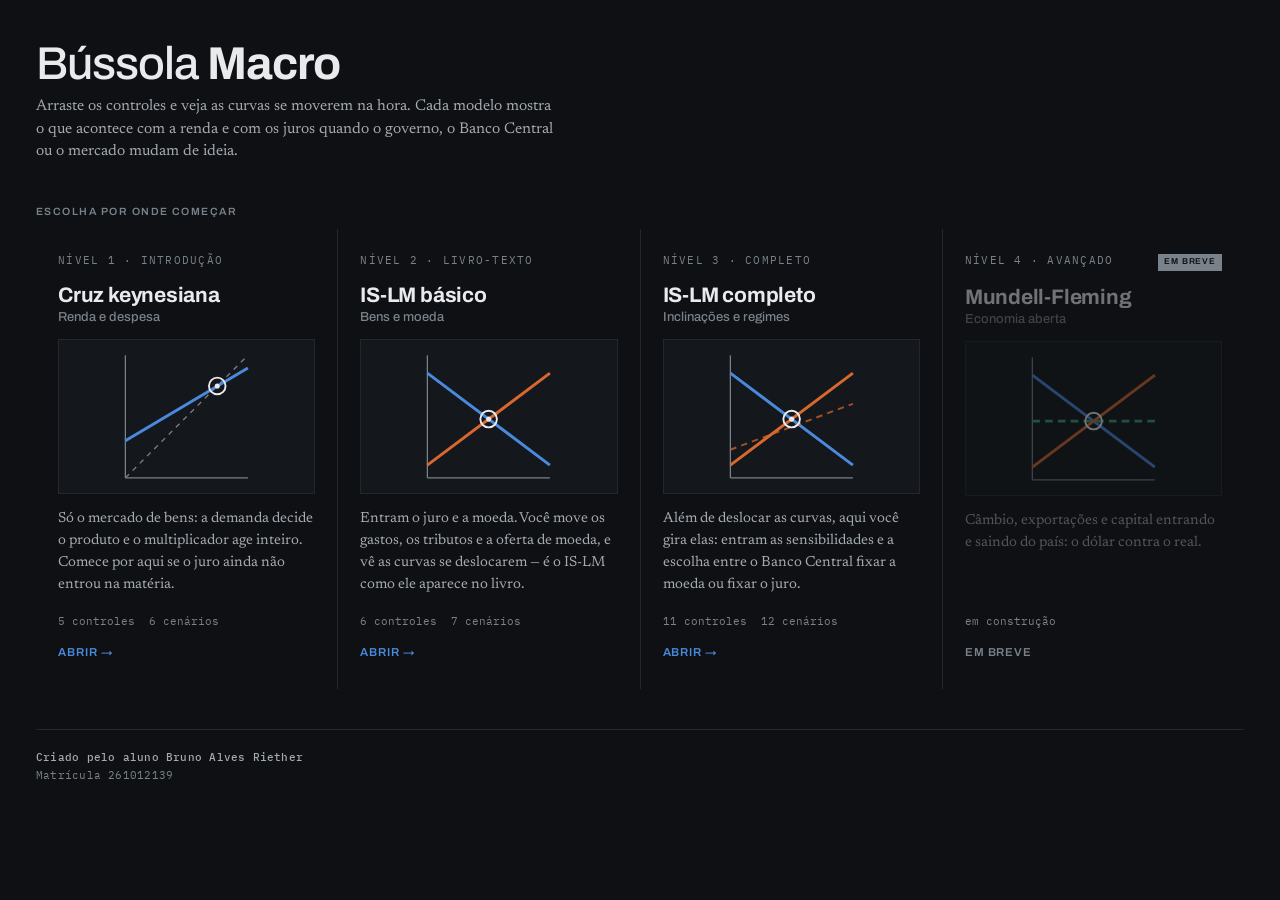
<file: index.html>
<!DOCTYPE html>
<html lang="pt-BR">
<head>
<meta charset="utf-8">
<meta name="viewport" content="width=device-width, initial-scale=1">
<title>Bússola Macro</title>
<meta name="description" content="Simulador de modelos macroeconômicos de curto prazo: cruz keynesiana, IS-LM e economia aberta.">
<link rel="preconnect" href="https://fonts.googleapis.com">
<link rel="preconnect" href="https://fonts.gstatic.com" crossorigin>
<link rel="stylesheet" href="https://fonts.googleapis.com/css2?family=Archivo:wght@500;600;700&family=IBM+Plex+Mono:wght@400;500&family=Newsreader:ital,opsz,wght@0,6..72,400;1,6..72,400&display=swap">
<link rel="stylesheet" href="estilo.css">
<style>
.top { padding-bottom: 14px; }
.top h1 { font-size: clamp(30px, 5.5vw, 46px); }
.lede { margin: 10px 0 0; max-width: 52ch; font-family: var(--serif); font-size: 16px; line-height: 1.45; color: var(--ink-2); }
.pick { margin: 26px 0 10px; font-size: 10.5px; font-weight: 600; letter-spacing: .14em; text-transform: uppercase; color: var(--ink-3); }
</style>
</head>
<body>

<div class="wrap">

  <header class="top">
    <div>
      <h1>Bússola <b>Macro</b></h1>
      <p class="lede">Arraste os controles e veja as curvas se moverem na hora. Cada modelo mostra o que acontece com a renda e com os juros quando o governo, o Banco Central ou o mercado mudam de ideia.</p>
    </div>
  </header>

  <p class="pick">Escolha por onde começar</p>

  <nav class="choose" aria-label="Escolha o modelo">

    <a class="card" href="modelo-simplificado.html">
      <div class="card-top">
        <span class="card-lvl">Nível 1 · Introdução</span>
      </div>
      <h2 class="card-name">Cruz keynesiana<span>Renda e despesa</span></h2>
      <div class="card-art">
        <svg viewBox="0 0 200 120" role="img" aria-label="Diagrama: a reta de demanda agregada cruzando a reta de 45 graus.">
          <line x1="52" y1="12" x2="52" y2="108" stroke="var(--ink-3)" stroke-width="1"></line>
          <line x1="52" y1="108" x2="148" y2="108" stroke="var(--ink-3)" stroke-width="1"></line>
          <line x1="52" y1="108" x2="148" y2="12" stroke="var(--ink-3)" stroke-width="1" stroke-dasharray="4 4"></line>
          <line x1="52" y1="79" x2="148" y2="22" stroke="var(--is)" stroke-width="2.25"></line>
          <circle cx="124" cy="36" r="6.5" fill="none" stroke="var(--ink)" stroke-width="1.5"></circle>
          <circle cx="124" cy="36" r="2" fill="var(--ink)"></circle>
        </svg>
      </div>
      <p class="card-d">Só o mercado de bens: a demanda decide o produto e o multiplicador age inteiro. Comece por aqui se o juro ainda não entrou na matéria.</p>
      <div class="card-meta"><span>5 controles</span><span>6 cenários</span></div>
      <span class="card-go">Abrir →</span>
    </a>

    <a class="card" href="modelo-islm-basico.html">
      <div class="card-top">
        <span class="card-lvl">Nível 2 · Livro-texto</span>
      </div>
      <h2 class="card-name">IS-LM básico<span>Bens e moeda</span></h2>
      <div class="card-art">
        <svg viewBox="0 0 200 120" role="img" aria-label="Diagrama: as curvas IS e LM se cruzando.">
          <line x1="52" y1="12" x2="52" y2="108" stroke="var(--ink-3)" stroke-width="1"></line>
          <line x1="52" y1="108" x2="148" y2="108" stroke="var(--ink-3)" stroke-width="1"></line>
          <line x1="52" y1="26" x2="148" y2="98" stroke="var(--is)" stroke-width="2.25"></line>
          <line x1="52" y1="98" x2="148" y2="26" stroke="var(--lm)" stroke-width="2.25"></line>
          <circle cx="100" cy="62" r="6.5" fill="none" stroke="var(--ink)" stroke-width="1.5"></circle>
          <circle cx="100" cy="62" r="2" fill="var(--ink)"></circle>
        </svg>
      </div>
      <p class="card-d">Entram o juro e a moeda. Você move os gastos, os tributos e a oferta de moeda, e vê as curvas se deslocarem — é o IS-LM como ele aparece no livro.</p>
      <div class="card-meta"><span>6 controles</span><span>7 cenários</span></div>
      <span class="card-go">Abrir →</span>
    </a>

    <a class="card" href="modelo-intermediario.html">
      <div class="card-top">
        <span class="card-lvl">Nível 3 · Completo</span>
      </div>
      <h2 class="card-name">IS-LM completo<span>Inclinações e regimes</span></h2>
      <div class="card-art">
        <svg viewBox="0 0 200 120" role="img" aria-label="Diagrama: IS e LM cruzadas, com uma segunda LM mais deitada indicando que a inclinação também se ajusta.">
          <line x1="52" y1="12" x2="52" y2="108" stroke="var(--ink-3)" stroke-width="1"></line>
          <line x1="52" y1="108" x2="148" y2="108" stroke="var(--ink-3)" stroke-width="1"></line>
          <line x1="52" y1="26" x2="148" y2="98" stroke="var(--is)" stroke-width="2.25"></line>
          <line x1="52" y1="98" x2="148" y2="26" stroke="var(--lm)" stroke-width="2.25"></line>
          <line x1="52" y1="86" x2="148" y2="50" stroke="var(--lm)" stroke-width="1.5" stroke-dasharray="5 4" opacity=".72"></line>
          <circle cx="100" cy="62" r="6.5" fill="none" stroke="var(--ink)" stroke-width="1.5"></circle>
          <circle cx="100" cy="62" r="2" fill="var(--ink)"></circle>
        </svg>
      </div>
      <p class="card-d">Além de deslocar as curvas, aqui você gira elas: entram as sensibilidades e a escolha entre o Banco Central fixar a moeda ou fixar o juro.</p>
      <div class="card-meta"><span>11 controles</span><span>12 cenários</span></div>
      <span class="card-go">Abrir →</span>
    </a>

    <div class="card soon">
      <div class="card-top">
        <span class="card-lvl">Nível 4 · Avançado</span>
        <span class="card-chip">em breve</span>
      </div>
      <h2 class="card-name">Mundell-Fleming<span>Economia aberta</span></h2>
      <div class="card-art">
        <svg viewBox="0 0 200 120" role="img" aria-label="Diagrama: as curvas IS e LM cruzadas por uma terceira curva, a BP.">
          <line x1="52" y1="12" x2="52" y2="108" stroke="var(--ink-3)" stroke-width="1"></line>
          <line x1="52" y1="108" x2="148" y2="108" stroke="var(--ink-3)" stroke-width="1"></line>
          <line x1="52" y1="26" x2="148" y2="98" stroke="var(--is)" stroke-width="2.25"></line>
          <line x1="52" y1="98" x2="148" y2="26" stroke="var(--lm)" stroke-width="2.25"></line>
          <line x1="52" y1="62" x2="148" y2="62" stroke="#3a9e73" stroke-width="2.25" stroke-dasharray="6 4"></line>
          <circle cx="100" cy="62" r="6.5" fill="none" stroke="var(--ink)" stroke-width="1.5"></circle>
        </svg>
      </div>
      <p class="card-d">Câmbio, exportações e capital entrando e saindo do país: o dólar contra o real.</p>
      <div class="card-meta"><span>em construção</span></div>
      <span class="card-go">Em breve</span>
    </div>

  </nav>

  <p class="assin solo"><b>Criado pelo aluno Bruno Alves Riether</b>Matrícula 261012139</p>

</div>

</body>
</html>
</file>
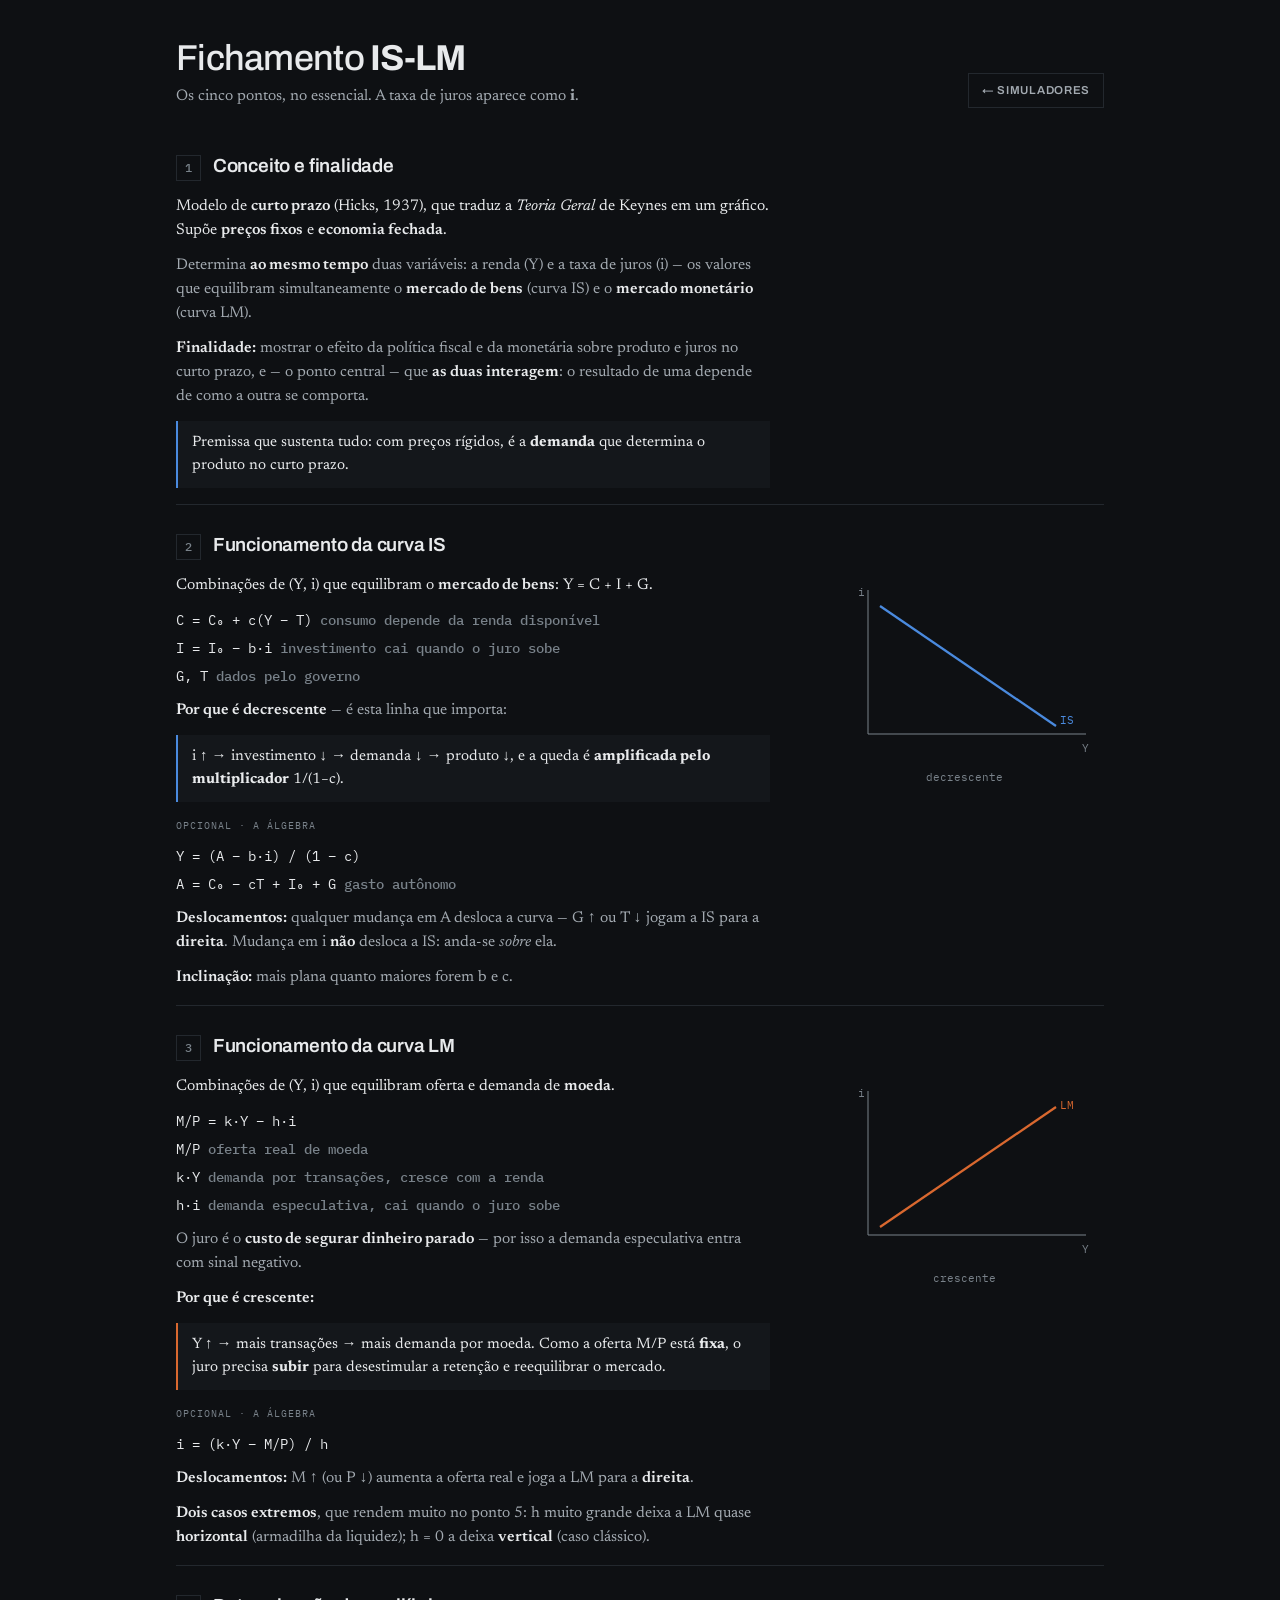
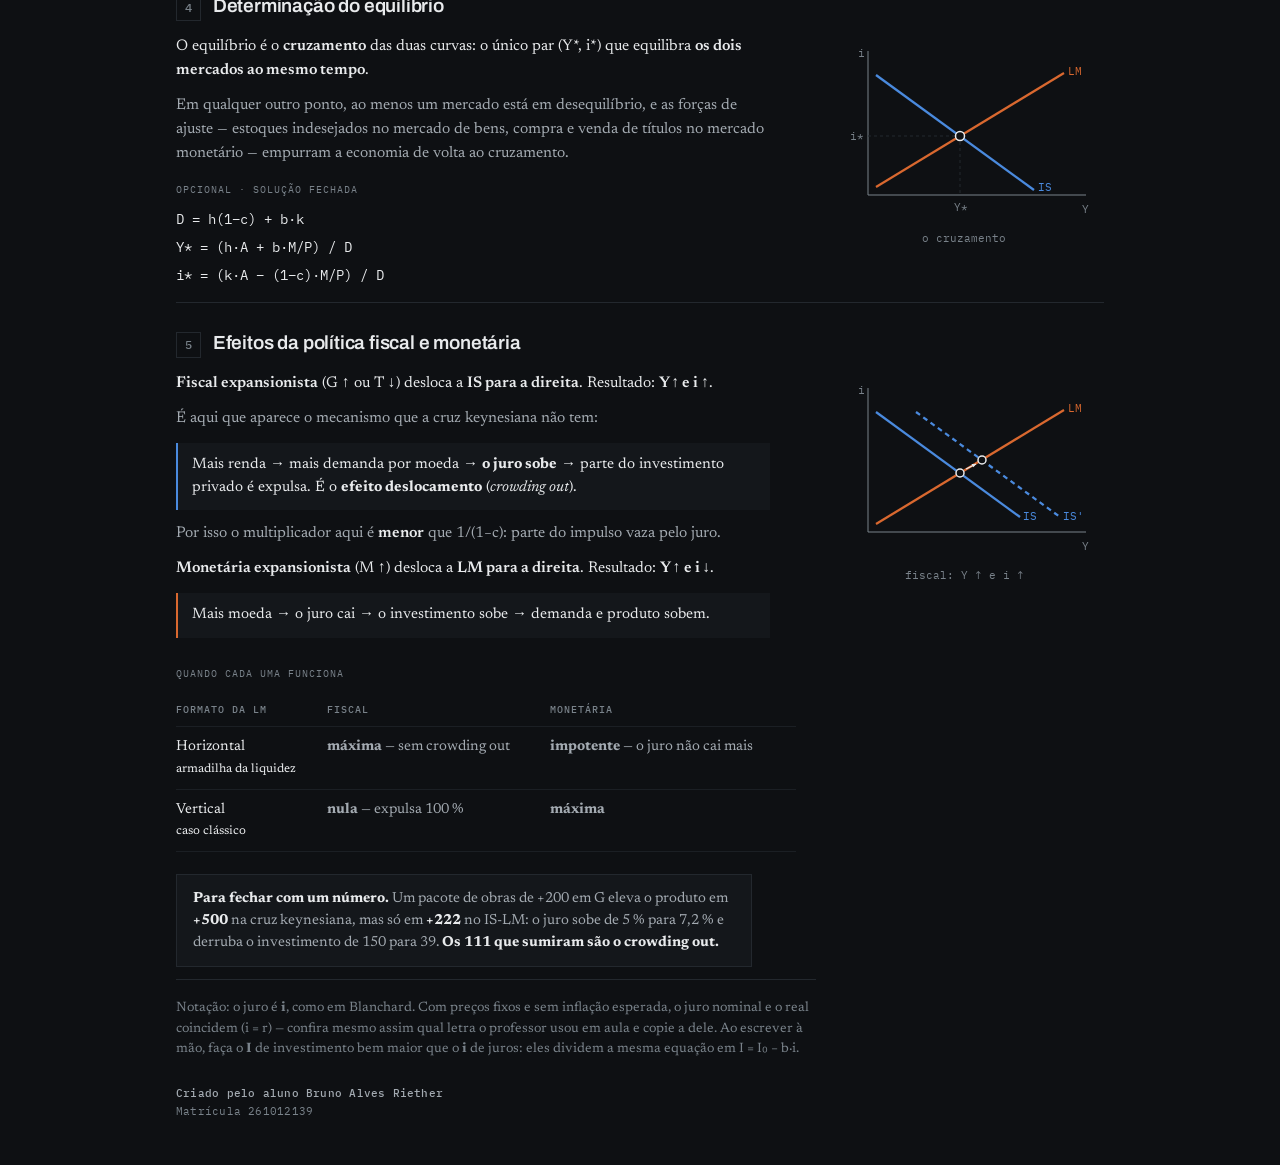
<file: fichamento.html>
<!DOCTYPE html>
<html lang="pt-BR">
<head>
<meta charset="utf-8">
<meta name="viewport" content="width=device-width, initial-scale=1">
<title>Fichamento · Modelo IS-LM</title>
<meta name="description" content="Os cinco pontos do modelo IS-LM, para copiar à mão.">
<link rel="preconnect" href="https://fonts.googleapis.com">
<link rel="preconnect" href="https://fonts.gstatic.com" crossorigin>
<link rel="stylesheet" href="https://fonts.googleapis.com/css2?family=Archivo:wght@500;600;700&family=IBM+Plex+Mono:wght@400;500&family=Newsreader:ital,opsz,wght@0,6..72,400;1,6..72,400&display=swap">
<link rel="stylesheet" href="estilo.css">
<style>
.wrap { max-width: 1000px; }

/* ── uma ficha por pergunta ───────────────────────────────── */
.ficha { border-top: 1px solid var(--rule); padding: 26px 0 4px; }
.ficha:first-of-type { border-top: 0; }
.ficha > h2 {
  display: flex; align-items: baseline; gap: 12px;
  margin: 0 0 14px; font-size: 19px; font-weight: 600; letter-spacing: -0.01em;
}
.ficha > h2 span {
  flex: none; font-family: var(--mono); font-size: 12px; font-weight: 500;
  color: var(--ink-3); border: 1px solid var(--rule); padding: 3px 8px;
}
/* texto à esquerda, desenho à direita; empilha em tela estreita */
.corpo { display: grid; grid-template-columns: minmax(0, 1fr) auto; gap: 10px 34px; align-items: start; }
.corpo.solo { grid-template-columns: minmax(0, 1fr); }
@media (max-width: 780px) { .corpo { grid-template-columns: minmax(0, 1fr); } }

p { margin: 0 0 11px; font-family: var(--serif); font-size: 15.5px; line-height: 1.55; color: var(--ink-2); max-width: 66ch; }
p strong, li strong { color: var(--ink); font-weight: 600; }
p.lead { color: var(--ink); }

/* a seta de causa e efeito, em destaque discreto */
.cadeia {
  margin: 12px 0; padding: 11px 14px; background: var(--panel); border-left: 2px solid var(--is);
  font-family: var(--serif); font-size: 15px; line-height: 1.5; color: var(--ink); max-width: 66ch;
}
.cadeia.lm { border-left-color: var(--lm); }

/* fórmulas */
.eq { margin: 12px 0; display: grid; gap: 7px; }
.eq code {
  font-family: var(--mono); font-size: 14px; color: var(--ink);
  font-variant-numeric: tabular-nums; white-space: nowrap; overflow-x: auto;
}
.eq code b { font-weight: 500; color: var(--ink-3); }
.opc { font-family: var(--mono); font-size: 10px; letter-spacing: .1em; text-transform: uppercase; color: var(--ink-3); margin: 16px 0 4px; }

ul { margin: 0 0 12px; padding-left: 18px; max-width: 66ch; }
li { font-family: var(--serif); font-size: 15.5px; line-height: 1.55; color: var(--ink-2); margin-bottom: 5px; }

/* desenhos */
figure { margin: 0; }
figure svg { display: block; width: 280px; max-width: 100%; height: auto; }
figcaption { margin-top: 6px; font-family: var(--mono); font-size: 10.5px; color: var(--ink-3); text-align: center; }
.ax { stroke: var(--ink-3); stroke-width: 1; }
.gl { stroke: var(--rule); stroke-width: 1; stroke-dasharray: 3 3; }
.cv { fill: none; stroke-width: 2.25; }
.cv.is { stroke: var(--is); } .cv.lm { stroke: var(--lm); }
.cv.fan { stroke-dasharray: 5 4; }
.rot { font-family: var(--mono); font-size: 11px; fill: var(--ink-3); }
.rot.b { fill: var(--is); } .rot.o { fill: var(--lm); }
.pt { fill: var(--bg); stroke: var(--ink); stroke-width: 1.5; }

/* tabela dos casos extremos */
table { border-collapse: collapse; margin: 12px 0 4px; font-size: 14.5px; width: 100%; max-width: 620px; }
th, td { text-align: left; padding: 9px 12px 9px 0; border-bottom: 1px solid var(--rule-2); vertical-align: top; }
th { font-family: var(--mono); font-size: 10px; letter-spacing: .1em; text-transform: uppercase; color: var(--ink-3); font-weight: 500; }
td { font-family: var(--serif); color: var(--ink-2); }
td:first-child { color: var(--ink); }

.nota {
  margin: 22px 0 0; padding: 13px 16px; background: var(--panel); border: 1px solid var(--rule);
  font-family: var(--serif); font-size: 14.5px; line-height: 1.5; color: var(--ink-2); max-width: 72ch;
}
.nota b { color: var(--ink); }

/* ── no papel, tinta escura sobre branco ──────────────────── */
@media print {
  :root {
    color-scheme: light;
    --bg: #fff; --panel: #f4f4f2; --panel-2: #fff;
    --ink: #111; --ink-2: #333; --ink-3: #666;
    --rule: #ccc; --rule-2: #e2e2e2;
    --is: #1f5fae; --lm: #a8461a;
  }
  /* a:btn precisa do seletor com elemento: a.btn do estilo.css e mais especifico.
     A assinatura fica: no papel ela e justamente o que identifica o trabalho. */
  a.btn { display: none; }
  .ficha { break-inside: avoid; border-top-color: #bbb; }
  figure svg { width: 240px; }
}
</style>
</head>
<body>
<div class="wrap">

  <header class="top">
    <div>
      <h1>Fichamento <b>IS-LM</b></h1>
      <p>Os cinco pontos, no essencial. A taxa de juros aparece como <b>i</b>.</p>
    </div>
    <a class="btn" href="index.html">← Simuladores</a>
  </header>

  <!-- 1 ─────────────────────────────────────────────────── -->
  <section class="ficha">
    <h2><span>1</span> Conceito e finalidade</h2>
    <div class="corpo solo">
      <div>
        <p class="lead">Modelo de <strong>curto prazo</strong> (Hicks, 1937), que traduz a <i>Teoria Geral</i> de Keynes em um gráfico. Supõe <strong>preços fixos</strong> e <strong>economia fechada</strong>.</p>
        <p>Determina <strong>ao mesmo tempo</strong> duas variáveis: a renda (Y) e a taxa de juros (i) — os valores que equilibram simultaneamente o <strong>mercado de bens</strong> (curva IS) e o <strong>mercado monetário</strong> (curva LM).</p>
        <p><strong>Finalidade:</strong> mostrar o efeito da política fiscal e da monetária sobre produto e juros no curto prazo, e — o ponto central — que <strong>as duas interagem</strong>: o resultado de uma depende de como a outra se comporta.</p>
        <div class="cadeia">Premissa que sustenta tudo: com preços rígidos, é a <strong>demanda</strong> que determina o produto no curto prazo.</div>
      </div>
    </div>
  </section>

  <!-- 2 ─────────────────────────────────────────────────── -->
  <section class="ficha">
    <h2><span>2</span> Funcionamento da curva IS</h2>
    <div class="corpo">
      <div>
        <p class="lead">Combinações de (Y, i) que equilibram o <strong>mercado de bens</strong>: Y = C + I + G.</p>
        <div class="eq">
          <code>C = C₀ + c(Y − T)<b>   consumo depende da renda disponível</b></code>
          <code>I = I₀ − b·i<b>   investimento cai quando o juro sobe</b></code>
          <code>G, T<b>   dados pelo governo</b></code>
        </div>
        <p><strong>Por que é decrescente</strong> — é esta linha que importa:</p>
        <div class="cadeia">i ↑ → investimento ↓ → demanda ↓ → produto ↓, e a queda é <strong>amplificada pelo multiplicador</strong> 1/(1−c).</div>
        <p class="opc">opcional · a álgebra</p>
        <div class="eq">
          <code>Y = (A − b·i) / (1 − c)</code>
          <code>A = C₀ − cT + I₀ + G<b>   gasto autônomo</b></code>
        </div>
        <p><strong>Deslocamentos:</strong> qualquer mudança em A desloca a curva — G ↑ ou T ↓ jogam a IS para a <strong>direita</strong>. Mudança em i <strong>não</strong> desloca a IS: anda-se <i>sobre</i> ela.</p>
        <p><strong>Inclinação:</strong> mais plana quanto maiores forem b e c.</p>
      </div>
      <figure>
        <svg viewBox="0 0 280 190" role="img" aria-label="Curva IS: reta decrescente no plano renda por juros.">
          <line class="ax" x1="44" y1="16" x2="44" y2="160"></line>
          <line class="ax" x1="44" y1="160" x2="262" y2="160"></line>
          <text class="rot" x="34" y="22">i</text>
          <text class="rot" x="258" y="178">Y</text>
          <line class="cv is" x1="56" y1="32" x2="232" y2="152"></line>
          <text class="rot b" x="236" y="150">IS</text>
        </svg>
        <figcaption>decrescente</figcaption>
      </figure>
    </div>
  </section>

  <!-- 3 ─────────────────────────────────────────────────── -->
  <section class="ficha">
    <h2><span>3</span> Funcionamento da curva LM</h2>
    <div class="corpo">
      <div>
        <p class="lead">Combinações de (Y, i) que equilibram oferta e demanda de <strong>moeda</strong>.</p>
        <div class="eq">
          <code>M/P = k·Y − h·i</code>
          <code>M/P<b>   oferta real de moeda</b></code>
          <code>k·Y<b>   demanda por transações, cresce com a renda</b></code>
          <code>h·i<b>   demanda especulativa, cai quando o juro sobe</b></code>
        </div>
        <p>O juro é o <strong>custo de segurar dinheiro parado</strong> — por isso a demanda especulativa entra com sinal negativo.</p>
        <p><strong>Por que é crescente:</strong></p>
        <div class="cadeia lm">Y ↑ → mais transações → mais demanda por moeda. Como a oferta M/P está <strong>fixa</strong>, o juro precisa <strong>subir</strong> para desestimular a retenção e reequilibrar o mercado.</div>
        <p class="opc">opcional · a álgebra</p>
        <div class="eq"><code>i = (k·Y − M/P) / h</code></div>
        <p><strong>Deslocamentos:</strong> M ↑ (ou P ↓) aumenta a oferta real e joga a LM para a <strong>direita</strong>.</p>
        <p><strong>Dois casos extremos</strong>, que rendem muito no ponto 5: h muito grande deixa a LM quase <strong>horizontal</strong> (armadilha da liquidez); h = 0 a deixa <strong>vertical</strong> (caso clássico).</p>
      </div>
      <figure>
        <svg viewBox="0 0 280 190" role="img" aria-label="Curva LM: reta crescente no plano renda por juros.">
          <line class="ax" x1="44" y1="16" x2="44" y2="160"></line>
          <line class="ax" x1="44" y1="160" x2="262" y2="160"></line>
          <text class="rot" x="34" y="22">i</text>
          <text class="rot" x="258" y="178">Y</text>
          <line class="cv lm" x1="56" y1="152" x2="232" y2="32"></line>
          <text class="rot o" x="236" y="34">LM</text>
        </svg>
        <figcaption>crescente</figcaption>
      </figure>
    </div>
  </section>

  <!-- 4 ─────────────────────────────────────────────────── -->
  <section class="ficha">
    <h2><span>4</span> Determinação do equilíbrio</h2>
    <div class="corpo">
      <div>
        <p class="lead">O equilíbrio é o <strong>cruzamento</strong> das duas curvas: o único par (Y*, i*) que equilibra <strong>os dois mercados ao mesmo tempo</strong>.</p>
        <p>Em qualquer outro ponto, ao menos um mercado está em desequilíbrio, e as forças de ajuste — estoques indesejados no mercado de bens, compra e venda de títulos no mercado monetário — empurram a economia de volta ao cruzamento.</p>
        <p class="opc">opcional · solução fechada</p>
        <div class="eq">
          <code>D = h(1−c) + b·k</code>
          <code>Y* = (h·A + b·M/P) / D</code>
          <code>i* = (k·A − (1−c)·M/P) / D</code>
        </div>
      </div>
      <figure>
        <svg viewBox="0 0 280 190" role="img" aria-label="IS e LM cruzando no ponto de equilíbrio.">
          <line class="ax" x1="44" y1="16" x2="44" y2="160"></line>
          <line class="ax" x1="44" y1="160" x2="262" y2="160"></line>
          <text class="rot" x="34" y="22">i</text>
          <text class="rot" x="258" y="178">Y</text>
          <line class="gl" x1="44" y1="101" x2="136" y2="101"></line>
          <line class="gl" x1="136" y1="101" x2="136" y2="160"></line>
          <line class="cv is" x1="52" y1="40" x2="210" y2="155"></line>
          <line class="cv lm" x1="52" y1="152" x2="240" y2="38"></line>
          <text class="rot b" x="214" y="156">IS</text>
          <text class="rot o" x="244" y="40">LM</text>
          <circle class="pt" cx="136" cy="101" r="4.5"></circle>
          <text class="rot" x="26" y="105">i*</text>
          <text class="rot" x="130" y="176">Y*</text>
        </svg>
        <figcaption>o cruzamento</figcaption>
      </figure>
    </div>
  </section>

  <!-- 5 ─────────────────────────────────────────────────── -->
  <section class="ficha">
    <h2><span>5</span> Efeitos da política fiscal e monetária</h2>
    <div class="corpo">
      <div>
        <p class="lead"><strong>Fiscal expansionista</strong> (G ↑ ou T ↓) desloca a <strong>IS para a direita</strong>. Resultado: <strong>Y ↑ e i ↑</strong>.</p>
        <p>É aqui que aparece o mecanismo que a cruz keynesiana não tem:</p>
        <div class="cadeia">Mais renda → mais demanda por moeda → <strong>o juro sobe</strong> → parte do investimento privado é expulsa. É o <strong>efeito deslocamento</strong> (<i>crowding out</i>).</div>
        <p>Por isso o multiplicador aqui é <strong>menor</strong> que 1/(1−c): parte do impulso vaza pelo juro.</p>
        <p class="lead"><strong>Monetária expansionista</strong> (M ↑) desloca a <strong>LM para a direita</strong>. Resultado: <strong>Y ↑ e i ↓</strong>.</p>
        <div class="cadeia lm">Mais moeda → o juro cai → o investimento sobe → demanda e produto sobem.</div>
      </div>
      <figure>
        <svg viewBox="0 0 280 190" role="img" aria-label="Deslocamento da IS para a direita: o equilíbrio sobe ao longo da LM.">
          <line class="ax" x1="44" y1="16" x2="44" y2="160"></line>
          <line class="ax" x1="44" y1="160" x2="262" y2="160"></line>
          <text class="rot" x="34" y="22">i</text>
          <text class="rot" x="258" y="178">Y</text>
          <line class="cv is" x1="52" y1="40" x2="196" y2="145"></line>
          <line class="cv is fan" x1="92" y1="40" x2="236" y2="145"></line>
          <line class="cv lm" x1="52" y1="152" x2="240" y2="38"></line>
          <text class="rot o" x="244" y="40">LM</text>
          <text class="rot b" x="199" y="148">IS</text>
          <text class="rot b" x="239" y="148">IS'</text>
          <circle class="pt" cx="136" cy="101" r="4"></circle>
          <circle class="pt" cx="158" cy="88" r="4"></circle>
          <path d="M 142 97 L 152 92" stroke="var(--ink)" stroke-width="1.2" fill="none"></path>
          <path d="M 152 92 l -4.5 0 l 2 3.2 z" fill="var(--ink)"></path>
        </svg>
        <figcaption>fiscal: Y ↑ e i ↑</figcaption>
      </figure>
    </div>

    <div class="corpo solo">
      <div>
        <p class="opc">quando cada uma funciona</p>
        <table>
          <thead><tr><th>Formato da LM</th><th>Fiscal</th><th>Monetária</th></tr></thead>
          <tbody>
            <tr><td>Horizontal<br><small>armadilha da liquidez</small></td><td><strong>máxima</strong> — sem crowding out</td><td><strong>impotente</strong> — o juro não cai mais</td></tr>
            <tr><td>Vertical<br><small>caso clássico</small></td><td><strong>nula</strong> — expulsa 100 %</td><td><strong>máxima</strong></td></tr>
          </tbody>
        </table>

        <div class="nota">
          <b>Para fechar com um número.</b> Um pacote de obras de +200 em G eleva o produto em <b>+500</b> na cruz keynesiana, mas só em <b>+222</b> no IS-LM: o juro sobe de 5 % para 7,2 % e derruba o investimento de 150 para 39. <b>Os 111 que sumiram são o crowding out.</b>
        </div>
      </div>
    </div>
  </section>

  <p class="foot">Notação: o juro é <b>i</b>, como em Blanchard. Com preços fixos e sem inflação esperada, o juro nominal e o real coincidem (i = r) — confira mesmo assim qual letra o professor usou em aula e copie a dele. Ao escrever à mão, faça o <b>I</b> de investimento bem maior que o <b>i</b> de juros: eles dividem a mesma equação em I = I₀ − b·i.</p>

  <p class="assin"><b>Criado pelo aluno Bruno Alves Riether</b>Matrícula 261012139</p>

</div>
</body>
</html>
</file>
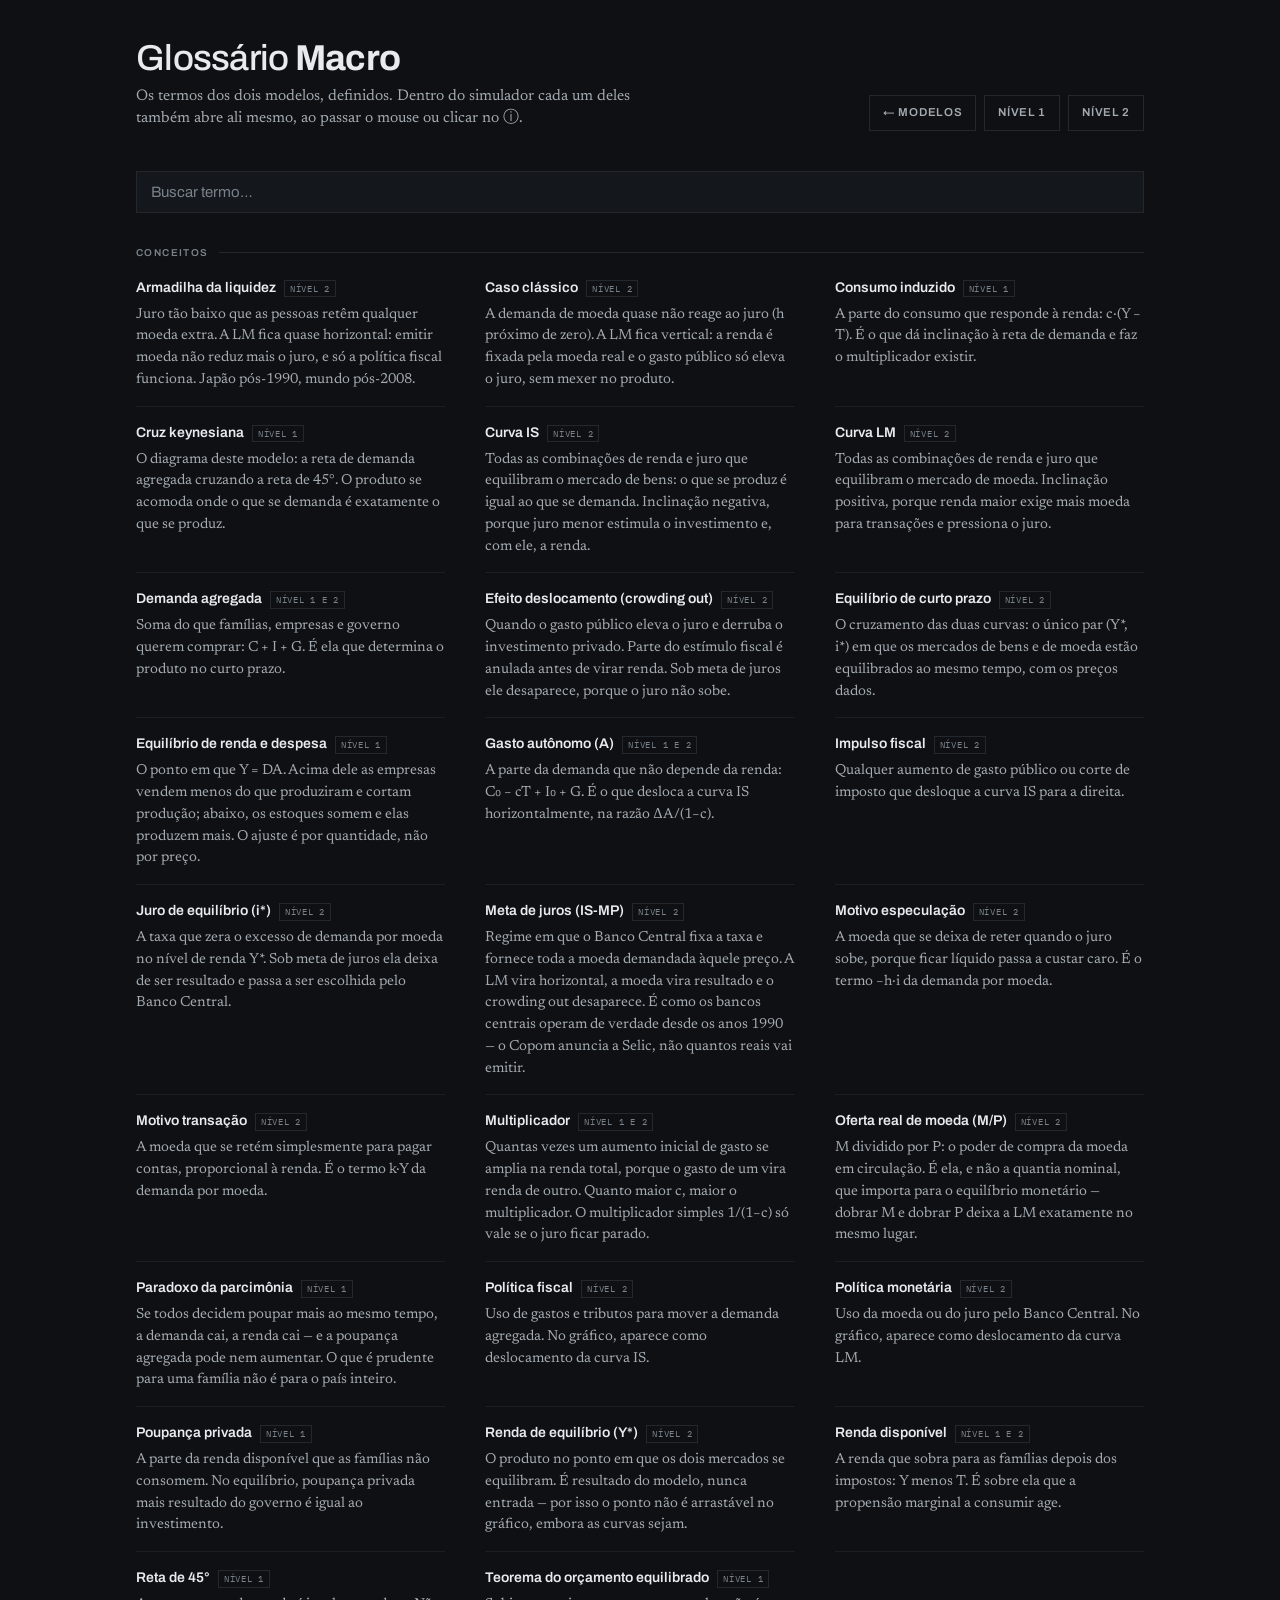
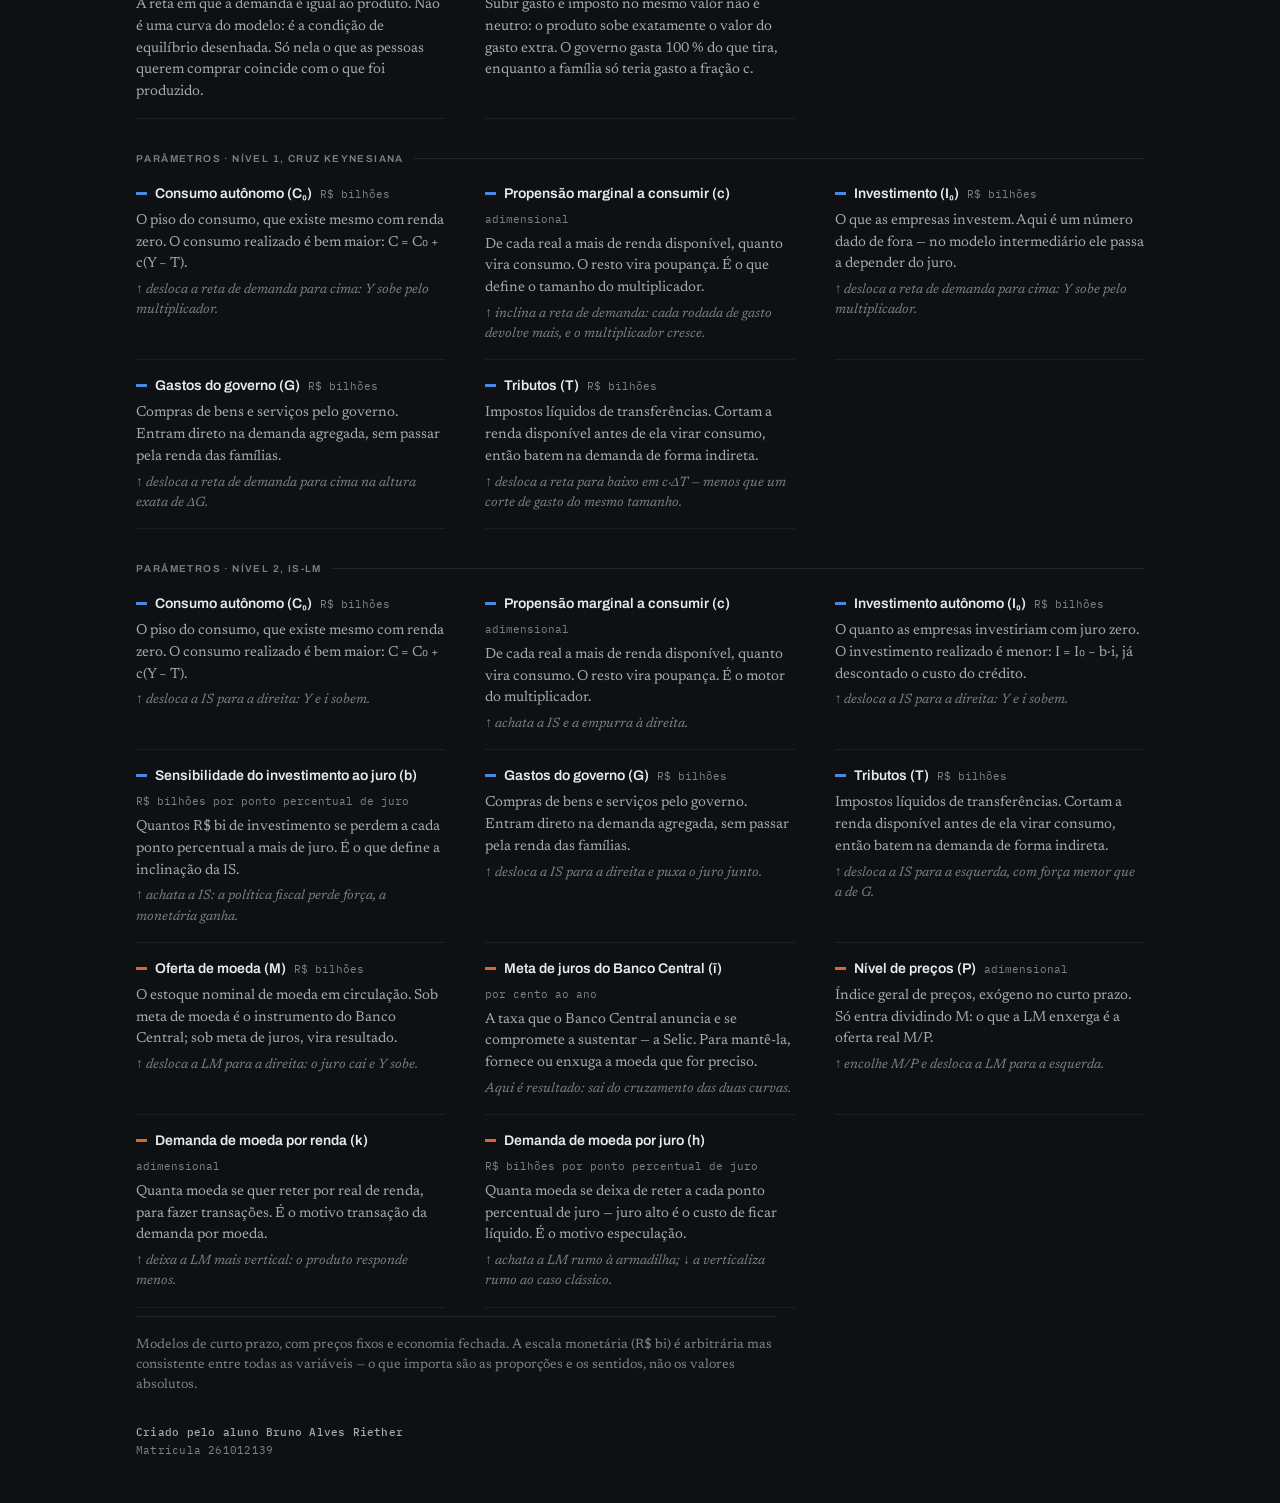
<file: glossario.html>
<!DOCTYPE html>
<html lang="pt-BR">
<head>
<meta charset="utf-8">
<meta name="viewport" content="width=device-width, initial-scale=1">
<title>Glossário · Bússola Macro</title>
<meta name="description" content="Os termos dos modelos de curto prazo, definidos.">
<link rel="preconnect" href="https://fonts.googleapis.com">
<link rel="preconnect" href="https://fonts.gstatic.com" crossorigin>
<link rel="stylesheet" href="https://fonts.googleapis.com/css2?family=Archivo:wght@500;600;700&family=IBM+Plex+Mono:wght@400;500&family=Newsreader:ital,opsz,wght@0,6..72,400;1,6..72,400&display=swap">
<link rel="stylesheet" href="estilo.css">
<style>
.wrap { max-width: 1080px; }
.search {
  display: block; width: 100%; margin: 22px 0 4px;
  background: var(--panel); border: 1px solid var(--rule); color: var(--ink);
  font-family: var(--sans); font-size: 15px; padding: 12px 14px;
}
.search::placeholder { color: var(--ink-3); }

h2.sec {
  display: flex; align-items: center; gap: 10px; margin: 32px 0 2px;
  font-size: 10px; font-weight: 600; letter-spacing: .14em; text-transform: uppercase; color: var(--ink-3);
}
h2.sec::after { content: ""; flex: 1; height: 1px; background: var(--rule); }
h2.sec[hidden], .list[hidden] { display: none; }

.list { display: grid; grid-template-columns: repeat(auto-fit, minmax(290px, 1fr)); gap: 0 40px; margin: 0; }
.entry { padding: 15px 0; border-bottom: 1px solid var(--rule-2); }
.entry[hidden] { display: none; }
.entry dt { display: flex; align-items: baseline; gap: 8px; flex-wrap: wrap; font-size: 14px; font-weight: 600; }
.entry .u { font-family: var(--mono); font-size: 10.5px; color: var(--ink-3); font-weight: 400; }
.entry .key { width: 11px; height: 3px; flex: none; align-self: center; }
.entry .badge {
  font-family: var(--mono); font-size: 9px; letter-spacing: .08em; text-transform: uppercase;
  color: var(--ink-3); border: 1px solid var(--rule); padding: 1px 5px; font-weight: 400;
}
.entry dd { margin: 6px 0 0; font-family: var(--serif); font-size: 14.5px; line-height: 1.5; color: var(--ink-2); }
.entry .eff { margin: 5px 0 0; font-style: italic; font-size: 13.5px; color: var(--ink-3); }
.empty { padding: 26px 0; font-family: var(--serif); font-size: 15px; color: var(--ink-3); }
.empty[hidden] { display: none; }
</style>
</head>
<body>
<div class="wrap">

  <header class="top">
    <div>
      <h1>Glossário <b>Macro</b></h1>
      <p>Os termos dos dois modelos, definidos. Dentro do simulador cada um deles também abre ali mesmo, ao passar o mouse ou clicar no ⓘ.</p>
    </div>
    <div style="display:flex;gap:8px;flex-wrap:wrap">
      <a class="btn" href="index.html">← Modelos</a>
      <a class="btn" href="modelo-simplificado.html">Nível 1</a>
      <a class="btn" href="modelo-intermediario.html">Nível 2</a>
    </div>
  </header>

  <label for="q" style="position:absolute;left:-9999px">Buscar termo</label>
  <input class="search" id="q" type="search" placeholder="Buscar termo…" autocomplete="off">

  <h2 class="sec">Conceitos</h2>
  <dl class="list" id="conceitos"></dl>

  <h2 class="sec">Parâmetros · nível 1, cruz keynesiana</h2>
  <dl class="list" id="ps"></dl>

  <h2 class="sec">Parâmetros · nível 2, IS-LM</h2>
  <dl class="list" id="pi"></dl>

  <p class="empty" id="empty" hidden>Nenhum termo encontrado.</p>

  <p class="foot">Modelos de curto prazo, com preços fixos e economia fechada. A escala monetária (R$ bi) é arbitrária mas consistente entre todas as variáveis — o que importa são as proporções e os sentidos, não os valores absolutos.</p>

  <p class="assin"><b>Criado pelo aluno Bruno Alves Riether</b>Matrícula 261012139</p>

</div>

<script src="modelo-simples.js"></script>
<script src="modelo-intermediario.js"></script>
<script>
"use strict";
var $ = function (id) { return document.getElementById(id); };
var S = MODELO_SIMPLES, I = MODELO_INTER;

/* Um conceito pode existir nos dois modelos com a mesma chave. Quando existe,
   vale a definição do nível 2, que é a mais completa — mas a etiqueta registra
   que ele já aparece no nível 1. */
var conceitos = {};
Object.keys(S.TERMS).forEach(function (k) {
  if (k.indexOf("p:") === 0) return;
  conceitos[k] = { t:S.TERMS[k], niveis:["1"] };
});
Object.keys(I.TERMS).forEach(function (k) {
  if (k.indexOf("p:") === 0) return;
  if (conceitos[k]) { conceitos[k].t = I.TERMS[k]; conceitos[k].niveis.push("2"); }
  else conceitos[k] = { t:I.TERMS[k], niveis:["2"] };
});

function entrada(t, opts) {
  opts = opts || {};
  var p = opts.param;
  var key = p ? '<span class="key" style="background:var(--' + (p.curve === "LM" ? "lm" : "is") + ')"></span>' : "";
  var badge = opts.niveis ? '<span class="badge">nível ' + opts.niveis.join(" e ") + "</span>" : "";
  var busca = (t.t + " " + t.d).toLowerCase().replace(/"/g, "");
  return '<div class="entry" data-busca="' + busca + '">' +
    "<dt>" + key + t.t + (t.u ? '<span class="u">' + t.u + "</span>" : "") + badge + "</dt>" +
    "<dd>" + t.d + "</dd>" +
    (p ? '<dd class="eff">' + p.eff + "</dd>" : "") +
  "</div>";
}

$("conceitos").innerHTML = Object.keys(conceitos)
  .map(function (k) { return conceitos[k]; })
  .sort(function (a, b) { return a.t.t.localeCompare(b.t.t, "pt-BR"); })
  .map(function (c) { return entrada(c.t, { niveis:c.niveis }); }).join("");

$("ps").innerHTML = S.PARAMS.map(function (p) { return entrada(S.TERMS["p:" + p.id], { param:p }); }).join("");
$("pi").innerHTML = I.PARAMS.map(function (p) { return entrada(I.TERMS["p:" + p.id], { param:p }); }).join("");

$("q").addEventListener("input", function () {
  var q = this.value.trim().toLowerCase(), vis = 0;
  Array.prototype.forEach.call(document.querySelectorAll(".entry"), function (e) {
    var on = !q || e.dataset.busca.indexOf(q) >= 0;
    e.hidden = !on;
    if (on) vis++;
  });
  $("empty").hidden = vis > 0;
  Array.prototype.forEach.call(document.querySelectorAll("h2.sec"), function (h) {
    var dl = h.nextElementSibling;
    var vazio = dl.querySelectorAll(".entry:not([hidden])").length === 0;
    h.hidden = vazio; dl.hidden = vazio;
  });
});
</script>
</body>
</html>
</file>
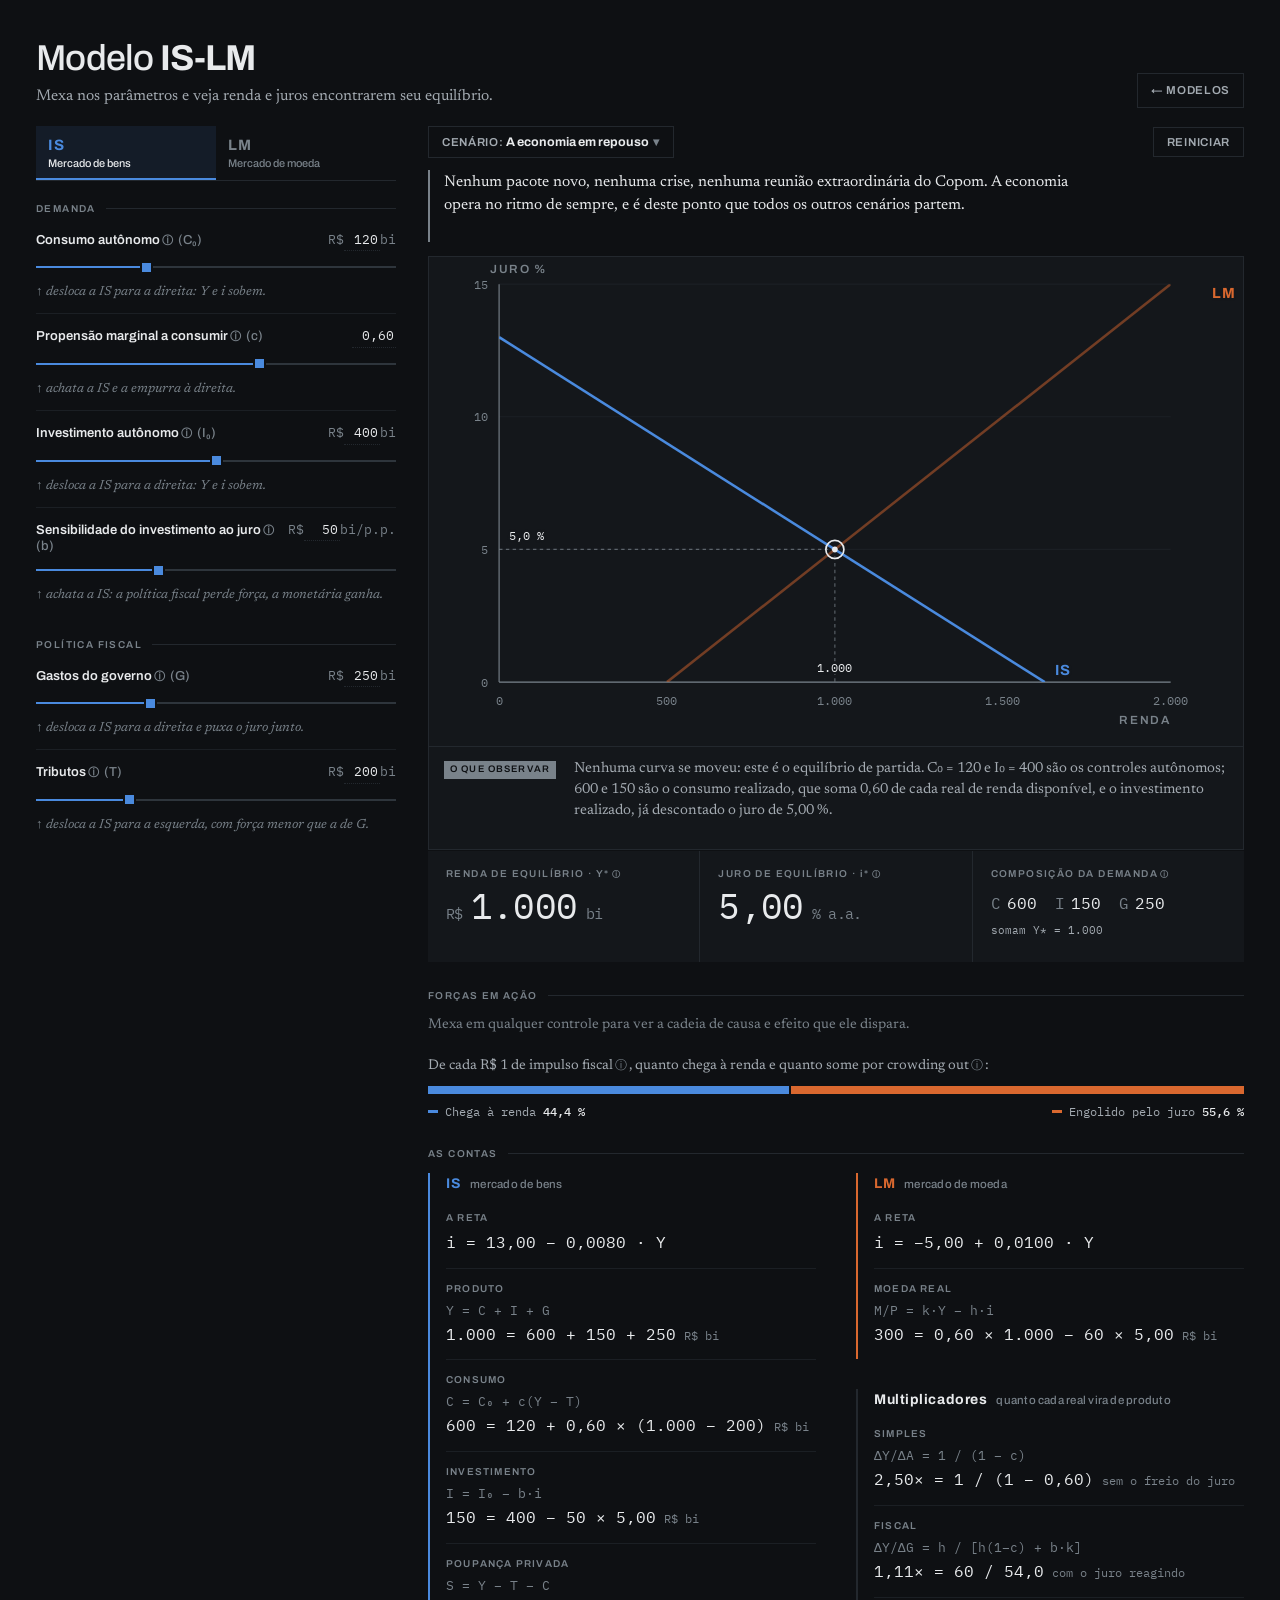
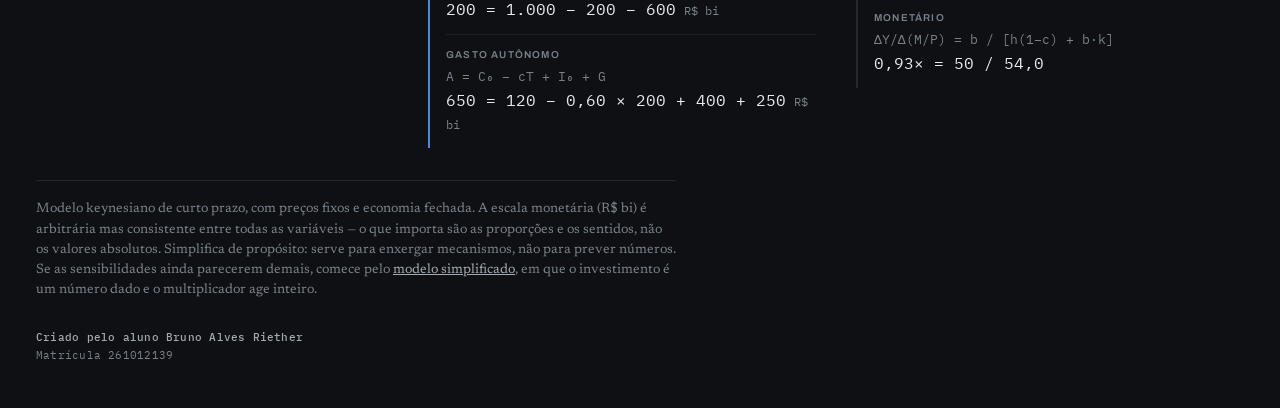
<file: modelo-intermediario.html>
<!DOCTYPE html>
<html lang="pt-BR">
<head>
<meta charset="utf-8">
<meta name="viewport" content="width=device-width, initial-scale=1">
<title>IS-LM · Bússola Macro</title>
<meta name="description" content="Simulador do modelo IS-LM: mexa nos parâmetros da economia e veja renda e juros encontrarem o equilíbrio.">
<link rel="preconnect" href="https://fonts.googleapis.com">
<link rel="preconnect" href="https://fonts.gstatic.com" crossorigin>
<link rel="stylesheet" href="https://fonts.googleapis.com/css2?family=Archivo:wght@500;600;700&family=IBM+Plex+Mono:wght@400;500&family=Newsreader:ital,opsz,wght@0,6..72,400;1,6..72,400&display=swap">
<link rel="stylesheet" href="estilo.css">
<style>
/* As histórias daqui variam entre 2 e 3 linhas. Reservar as 3 impede que
   trocar de cenário empurre o gráfico para cima ou para baixo. */
.brief-story { min-height: 4.35em; }
</style>
</head>
<body>

<div class="wrap">

  <header class="top">
    <div>
      <h1>Modelo <b>IS-LM</b></h1>
      <p>Mexa nos parâmetros e veja renda e juros encontrarem seu equilíbrio.</p>
    </div>
    <a class="btn" href="index.html">← Modelos</a>
  </header>

  <main class="app">

    <!-- ── controles ──────────────────────────────────────── -->
    <section class="col-ctrl" aria-label="Parâmetros do modelo">
      <div class="tabs" role="tablist" aria-label="Curva a ajustar">
        <button class="tab" role="tab" data-tab="IS" id="tab-IS" aria-selected="true" aria-controls="panel-IS">
          <span class="tag-c">IS</span><span class="tag-s">Mercado de bens</span>
        </button>
        <button class="tab" role="tab" data-tab="LM" id="tab-LM" aria-selected="false" aria-controls="panel-LM" tabindex="-1">
          <span class="tag-c">LM</span><span class="tag-s">Mercado de moeda</span>
        </button>
      </div>
      <div role="tabpanel" data-panel="IS" id="panel-IS" aria-labelledby="tab-IS"></div>
      <div role="tabpanel" data-panel="LM" id="panel-LM" aria-labelledby="tab-LM" hidden></div>
    </section>

    <!-- ── saída ──────────────────────────────────────────── -->
    <section class="col-out">

      <div class="toolbar">
        <div class="menu-wrap">
          <button type="button" class="btn" id="scenBtn" aria-haspopup="true" aria-expanded="false" aria-controls="scenMenu">
            Cenário: <b id="scenNow">Base</b><span class="caret">▾</span>
          </button>
          <div class="menu" id="scenMenu" role="menu" aria-labelledby="scenBtn" hidden></div>
        </div>
        <span class="mod" id="modChip" data-on="nao">modificado</span>
        <div class="spacer"></div>
        <button type="button" class="btn" id="resetBtn">Reiniciar</button>
      </div>

      <div class="briefing" id="briefing">
        <p class="brief-story" id="briefStory"></p>
      </div>

      <div class="plate">
        <svg id="chart" viewBox="0 0 720 420" preserveAspectRatio="xMidYMid meet" role="img" aria-labelledby="cT cD">
          <title id="cT">Diagrama IS-LM</title>
          <desc id="cD">Renda no eixo horizontal, taxa de juros no vertical. A curva IS, decrescente, é o equilíbrio do mercado de bens; a LM, o do mercado de moeda. O cruzamento é o equilíbrio de curto prazo.</desc>
          <defs><clipPath id="clip"><rect id="clipR" x="0" y="0" width="0" height="0"></rect></clipPath></defs>
          <g id="grid"></g><g id="axes"></g>
          <g id="ghosts" clip-path="url(#clip)" opacity="0"></g>
          <g id="curves" clip-path="url(#clip)"></g>
          <g id="marks"></g><g id="labels"></g>
        </svg>
        <p class="watch" id="watch"><span class="brief-tag">O que observar</span><span id="briefWatch"></span></p>
      </div>

      <div class="results">
        <div class="result">
          <div class="result-label" id="labY"></div>
          <div class="result-val"><u>R$ </u><span id="outY">—</span><u> bi</u></div>
          <div class="result-delta" id="dY"></div>
        </div>
        <div class="result">
          <div class="result-label" id="labI"></div>
          <div class="result-val"><span id="outI">—</span><u> % a.a.</u></div>
          <div class="result-delta" id="dI"></div>
        </div>
        <div class="result">
          <div class="result-label" id="labK"></div>
          <div class="compo" id="compo"></div>
          <div class="result-delta" id="dK"></div>
        </div>
      </div>

      <p class="alert" id="alert"><span id="alertTxt"></span></p>

      <section class="forces">
        <h2 class="eyebrow">Forças em ação</h2>
        <div class="chain" id="chain" aria-live="polite"></div>
        <div class="meter-block">
          <p class="meter-cap" id="meterCap"></p>
          <div class="meter" role="img" id="meter" aria-label="">
            <div class="meter-a" id="mA" style="width:44%"></div>
            <div class="meter-b" id="mB" style="width:56%"></div>
          </div>
          <div class="meter-key">
            <span><i class="meter-a"></i> Chega à renda <b id="mAt">—</b></span>
            <span><i class="meter-b"></i> Engolido pelo juro <b id="mBt">—</b></span>
          </div>
        </div>
      </section>

      <section class="forces">
        <h2 class="eyebrow">As contas</h2>
        <div class="contas" id="eqs"></div>
      </section>

    </section>
  </main>

  <p class="foot">Modelo keynesiano de curto prazo, com preços fixos e economia fechada. A escala monetária (R$ bi) é arbitrária mas consistente entre todas as variáveis — o que importa são as proporções e os sentidos, não os valores absolutos. Simplifica de propósito: serve para enxergar mecanismos, não para prever números. Se as sensibilidades ainda parecerem demais, comece pelo <a href="modelo-simplificado.html" style="color:var(--ink-2)">modelo simplificado</a>, em que o investimento é um número dado e o multiplicador age inteiro.</p>

  <p class="assin"><b>Criado pelo aluno Bruno Alves Riether</b>Matrícula 261012139</p>

</div>

<div class="pop" id="pop" role="tooltip" hidden>
  <strong class="pop-t" id="popT"></strong>
  <span class="pop-u" id="popU"></span>
  <p class="pop-d" id="popD"></p>
  <p class="pop-e" id="popE"></p>
</div>

<script src="modelo-intermediario.js"></script>
<script>
"use strict";

/* O modelo vem namespaced; a página trabalha com nomes curtos. O regime
   monetário corrente é estado DA PÁGINA, e entra em solve() como argumento. */
var M = MODELO_INTER;
var EPS = M.EPS, PARAMS = M.PARAMS, P_BY_ID = M.P_BY_ID, TABS = M.TABS,
    TERMS = M.TERMS, CHAINS = M.CHAINS, CHAINS_META = M.CHAINS_META,
    SCENARIOS = M.SCENARIOS, baseState = M.baseState;
var mode = "moeda";
function solve(st, md) { return M.solve(st, md || mode); }

/* ═══ FORMATAÇÃO pt-BR ═══ */

var nf = function (d) { return new Intl.NumberFormat("pt-BR", { minimumFractionDigits:d, maximumFractionDigits:d }); };
var f0 = nf(0), f1 = nf(1), f4 = nf(4);
function minus(t) { return t.replace(/-/g, "−"); }
function fmt(v, d) { return isFinite(v) ? minus(nf(d).format(v)) : "—"; }
function fmtPct(v) { return isFinite(v) ? f1.format(v * 100) + " %" : "—"; }
function fmtP(p, v) { return isFinite(v) ? (p.u.pre || "") + minus(nf(p.dec || 0).format(v)) + (p.u.suf || "") : "—"; }
/* O sinal sai do valor JA arredondado: senao um resto de ponto flutuante
   da −1e-15 vira "−0" na tela. */
function sign(v, d) {
  if (!isFinite(v)) return "—";
  var r = Number(v.toFixed(d || 0));
  return (r > 0 ? "+" : r < 0 ? "−" : "") + nf(d || 0).format(Math.abs(r));
}

/* Uma linha: rótulo, a fórmula (apagada) e a conta com os números embaixo. */
function grupo(cls, nome, sub, linhas) {
  return '<div class="eqgroup ' + cls + '"><div class="eqgroup-h">' + nome +
    "<span>" + sub + "</span></div>" +
    linhas.map(function (l) {
      var unid = l[3] ? "<u>" + l[3] + "</u>" : "";
      return '<div class="eqrow">' +
        '<span class="eqlab">' + l[0] + "</span>" +
        (l[1] ? '<span class="eqform">' + l[1] + "</span>" : "") +
        '<span class="eqval"><span class="calc">' + l[2] + "</span>" + unid + "</span></div>";
    }).join("") + "</div>";
}

/* Soma de componentes, começando pelo total: a linha dos números espelha a
   fórmula acima termo por termo, e o olho não precisa reorganizar nada. */
function soma(partes, total, d) {
  return fmt(total, d || 0) + " = " + partes.map(function (v, i) {
    return (i === 0 ? (v < 0 ? "\u2212" : "") : (v < 0 ? " \u2212 " : " + ")) + fmt(Math.abs(v), d || 0);
  }).join("");
}

/* "a \u00d7 b" com o sinal de multiplicação de verdade. */
function vezes(a, b) { return a + " \u00d7 " + b; }

function term(key, label) {
  var txt = label || TERMS[key].t;
  return txt + '<button type="button" class="term" data-term="' + key +
    '" aria-expanded="false" aria-label="Definição: ' + txt.replace(/<[^>]*>/g, "").replace(/"/g, "") + '">ⓘ</button>';
}

/* ═══ ESTADO ═══ */

var state = baseState();
var ghost = null, lastMove = null, dragBase = null, animId = 0, pendingTarget = null;
/* activeScenario = o cenário está intacto (null se o usuário mexeu nos
   controles). loadedScenario = qual cenário está carregado, e esse nunca
   fica vazio — é o que mantém o texto na tela e o gráfico parado. */
var activeScenario = "base", loadedScenario = "base", tab = "IS", emphasis = "IS";
var view = { Ymin:0, Ymax:2000, iMin:0, iMax:15 };

var PAD = { l:62, r:64, t:24, b:44 };
var VB = { w:720, h:420 };
var PLOT = { x:PAD.l, y:PAD.t, w:VB.w - PAD.l - PAD.r, h:VB.h - PAD.t - PAD.b };

var $ = function (id) { return document.getElementById(id); };
var NS = "http://www.w3.org/2000/svg";
function el(tag, attrs, text) {
  var n = document.createElementNS(NS, tag);
  for (var a in attrs) if (attrs[a] != null) n.setAttribute(a, attrs[a]);
  if (text !== undefined) n.textContent = text;
  return n;
}

/* ═══ ESCALAS ═══ */

function sx(Y) { return PLOT.x + (Y - view.Ymin) / (view.Ymax - view.Ymin) * PLOT.w; }
function sy(i) { return PLOT.y + (view.iMax - i) / (view.iMax - view.iMin) * PLOT.h; }
function ix(px) { return view.Ymin + (px - PLOT.x) / PLOT.w * (view.Ymax - view.Ymin); }
function iy(py) { return view.iMax - (py - PLOT.y) / PLOT.h * (view.iMax - view.iMin); }

function clipLine(line) {
  if (line.vertical) {
    if (!isFinite(line.at) || line.at < view.Ymin || line.at > view.Ymax) return null;
    return [{ Y:line.at, i:view.iMin }, { Y:line.at, i:view.iMax }];
  }
  var m = line.m, q = line.q;
  if (!isFinite(m) || !isFinite(q)) return null;
  var lo = view.Ymin, hi = view.Ymax;
  if (Math.abs(m) > EPS) {
    var a = (view.iMin - q) / m, b = (view.iMax - q) / m;
    lo = Math.max(lo, Math.min(a, b));
    hi = Math.min(hi, Math.max(a, b));
  } else if (q < view.iMin || q > view.iMax) return null;
  if (hi - lo <= EPS) return null;
  return [{ Y:lo, i:m * lo + q }, { Y:hi, i:m * hi + q }];
}

var NICE_Y = [500, 1000, 2000, 4000, 8000, 16000, 32000, 64000];
var NICE_I = [5, 10, 15, 20, 30, 40, 60, 90, 120];
var NICE_IMIN = [0, -5, -10, -20, -40, -80];

/* A moldura cresce quando o equilíbrio encosta na borda e só encolhe com folga
   larga: se a régua se reajustasse a cada quadro, mexer um slider pareceria
   não mover a curva — que é justamente o que a tela existe para mostrar. */
function fitView(eq) {
  if (!isFinite(eq.Y) || !isFinite(eq.i)) return;
  var yi = NICE_Y.indexOf(view.Ymax); if (yi < 0) yi = 2;
  while (yi < NICE_Y.length - 1 && eq.Y > 0.88 * NICE_Y[yi]) yi++;
  while (yi > 0 && eq.Y < 0.28 * NICE_Y[yi - 1]) yi--;
  view.Ymax = NICE_Y[yi];

  var ri = NICE_I.indexOf(view.iMax); if (ri < 0) ri = 2;
  while (ri < NICE_I.length - 1 && eq.i > 0.88 * NICE_I[ri]) ri++;
  while (ri > 0 && eq.i < 0.28 * NICE_I[ri - 1] && eq.i > view.iMin) ri--;
  view.iMax = NICE_I[ri];

  var mi = NICE_IMIN.indexOf(view.iMin); if (mi < 0) mi = 0;
  while (mi < NICE_IMIN.length - 1 && eq.i < NICE_IMIN[mi] + 0.12 * (view.iMax - NICE_IMIN[mi])) mi++;
  while (mi > 0 && eq.i > NICE_IMIN[mi - 1] + 0.10 * (view.iMax - NICE_IMIN[mi - 1])) mi--;
  view.iMin = NICE_IMIN[mi];
}
function resetView() { view = { Ymin:0, Ymax:2000, iMin:0, iMax:15 }; }

function ticks(min, max, count) {
  var raw = (max - min) / count;
  var mag = Math.pow(10, Math.floor(Math.log10(raw)));
  var n = raw / mag;
  var step = (n >= 5 ? 10 : n >= 2.5 ? 5 : n >= 2 ? 2.5 : n >= 1 ? 2 : 1) * mag;
  var out = [], v = Math.ceil(min / step) * step;
  for (; v <= max + EPS; v += step) out.push(Math.abs(v) < EPS ? 0 : v);
  return out;
}

/* ═══ DESENHO ═══ */

function drawFrame() {
  var g = $("grid"), a = $("axes");
  g.textContent = ""; a.textContent = "";
  $("clipR").setAttribute("x", PLOT.x); $("clipR").setAttribute("y", PLOT.y);
  $("clipR").setAttribute("width", PLOT.w); $("clipR").setAttribute("height", PLOT.h);

  ticks(view.iMin, view.iMax, 5).forEach(function (i) {
    var y = sy(i);
    g.appendChild(el("line", { class:"grid-line", x1:PLOT.x, y1:y, x2:PLOT.x + PLOT.w, y2:y }));
    a.appendChild(el("text", { class:"tick-text", x:PLOT.x - 10, y:y + 4, "text-anchor":"end" }, f0.format(i)));
  });
  ticks(view.Ymin, view.Ymax, 5).forEach(function (Y) {
    a.appendChild(el("text", { class:"tick-text", x:sx(Y), y:PLOT.y + PLOT.h + 20, "text-anchor":"middle" }, f0.format(Y)));
  });

  a.appendChild(el("line", { class:"axis", x1:PLOT.x, y1:PLOT.y, x2:PLOT.x, y2:PLOT.y + PLOT.h }));
  a.appendChild(el("line", { class:"axis", x1:PLOT.x, y1:PLOT.y + PLOT.h, x2:PLOT.x + PLOT.w, y2:PLOT.y + PLOT.h }));
  a.appendChild(el("text", { class:"axis-title", x:PLOT.x - 8, y:PLOT.y - 10, "text-anchor":"start" }, "JURO %"));
  a.appendChild(el("text", { class:"axis-title", x:PLOT.x + PLOT.w, y:PLOT.y + PLOT.h + 37, "text-anchor":"end" }, "RENDA"));
}

function pathOf(line) {
  var s = clipLine(line);
  return s ? "M " + sx(s[0].Y).toFixed(2) + " " + sy(s[0].i).toFixed(2) +
             " L " + sx(s[1].Y).toFixed(2) + " " + sy(s[1].i).toFixed(2) : null;
}

function drawArrow(a, b, layer) {
  if (!a || !isFinite(a.Y) || !isFinite(b.Y) || !isFinite(a.i) || !isFinite(b.i)) return;
  var x1 = sx(a.Y), y1 = sy(a.i), x2 = sx(b.Y), y2 = sy(b.i);
  var dx = x2 - x1, dy = y2 - y1, len = Math.hypot(dx, dy);
  if (len < 8) return;
  var ux = dx / len, uy = dy / len;
  var sX = x1 + ux * 6, sY = y1 + uy * 6, eX = x2 - ux * 10, eY = y2 - uy * 10;
  if (Math.hypot(eX - sX, eY - sY) < 4) return;
  layer.appendChild(el("line", { class:"arrow", x1:sX, y1:sY, x2:eX, y2:eY }));
  var k = 5;
  layer.appendChild(el("polygon", { class:"arrow-head", points:[
    eX + ux * k, eY + uy * k,
    eX - uy * k * .6 - ux * k * .2, eY + ux * k * .6 - uy * k * .2,
    eX + uy * k * .6 - ux * k * .2, eY - ux * k * .6 - uy * k * .2
  ].map(function (v) { return v.toFixed(2); }).join(" ") }));
}

function labelFor(line, name, cls) {
  var seg = clipLine(line);
  if (!seg) return null;
  var pt = seg[1], px, anchor;
  if (sx(pt.Y) >= PLOT.x + PLOT.w - 4) { px = VB.w - 6; anchor = "end"; }
  else { px = Math.min(sx(pt.Y) + 9, VB.w - 6); anchor = "start"; }
  return { x:px, y:Math.max(PLOT.y + 12, Math.min(PLOT.y + PLOT.h - 6, sy(pt.i) + 4)), anchor:anchor, name:name, cls:cls };
}

function draw(eq) {
  drawFrame();
  var cl = $("curves"), mk = $("marks"), lb = $("labels"), gh = $("ghosts");
  cl.textContent = ""; mk.textContent = ""; lb.textContent = ""; gh.textContent = "";

  if (ghost) {
    var g2 = solve(ghost, ghost.__mode || mode);
    [["is", g2.IS], ["lm", g2.LM]].forEach(function (p) {
      var d = pathOf(p[1]);
      if (d) gh.appendChild(el("path", { class:"ghost " + p[0], d:d }));
    });
    if (isFinite(g2.Y)) gh.appendChild(el("circle", { class:"ghost-ring", cx:sx(g2.Y), cy:sy(g2.i), r:4 }));
  }
  gh.setAttribute("opacity", ghost ? 1 : 0);

  // a aba ativa realça a sua curva; a outra recua sem sumir
  cl.setAttribute("class", emphasis ? "dim" : "");
  [["IS", eq.IS, "Curva IS, mercado de bens"], ["LM", eq.LM, "Curva LM, mercado de moeda"]].forEach(function (p) {
    var d = pathOf(p[1]);
    if (!d) return;
    var g = el("g", { class:"grp", "data-curve":p[0], tabindex:"0", role:"img", "aria-label":p[2] });
    g.appendChild(el("path", { class:"hit", d:d }));
    g.appendChild(el("path", { class:"curve " + p[0].toLowerCase() + (emphasis === p[0] ? " on" : ""), d:d }));
    cl.appendChild(g);
  });

  if (eq.ok && isFinite(eq.Y) && isFinite(eq.i)) {
    var X = sx(eq.Y), Y = sy(eq.i);
    if (X >= PLOT.x - 1 && X <= PLOT.x + PLOT.w + 1 && Y >= PLOT.y - 1 && Y <= PLOT.y + PLOT.h + 1) {
      mk.appendChild(el("line", { class:"guide", x1:X, y1:Y, x2:X, y2:PLOT.y + PLOT.h }));
      mk.appendChild(el("line", { class:"guide", x1:PLOT.x, y1:Y, x2:X, y2:Y }));
      if (ghost) drawArrow(solve(ghost, ghost.__mode || mode), eq, mk);
      mk.appendChild(el("circle", { class:"ring", cx:X, cy:Y, r:8 }));
      mk.appendChild(el("circle", { class:"dot", cx:X, cy:Y, r:2.5 }));
      lb.appendChild(el("text", { class:"eqmark", x:X, y:PLOT.y + PLOT.h - 9, "text-anchor":"middle" }, fmt(eq.Y, 0)));
      lb.appendChild(el("text", { class:"eqmark", x:PLOT.x + 9, y:Y - 8, "text-anchor":"start" }, fmt(eq.i, 1) + " %"));
    }
  }

  [labelFor(eq.IS, "IS", "is"), labelFor(eq.LM, "LM", "lm")].forEach(function (L) {
    if (L) lb.appendChild(el("text", { class:"clabel " + L.cls, x:L.x, y:L.y, "text-anchor":L.anchor }, L.name));
  });
}

/* ═══ PAINÉIS ═══ */

function renderResults(eq) {
  $("outY").textContent = eq.ok ? fmt(eq.Y, 0) : "—";
  $("outI").textContent = eq.ok ? fmt(eq.i, 2) : "—";
  // C e I são realizados: já descontam o juro de equilíbrio
  $("compo").innerHTML = [["C", eq.C], ["I", eq.I], ["G", state.G]].map(function (x) {
    return "<span><i>" + x[0] + "</i>" + fmt(x[1], 0) + "</span>";
  }).join("");
  $("dK").textContent = eq.ok ? "somam Y* = " + fmt(eq.Y, 0) : "";
  if (ghost && eq.ok) {
    var g = solve(ghost, ghost.__mode || mode);
    $("dY").textContent = sign(eq.Y - g.Y, 0) + " bi vs. antes";
    $("dI").textContent = sign(eq.i - g.i, 2) + " p.p. vs. antes";
  } else { $("dY").textContent = ""; $("dI").textContent = ""; }

  var isTxt = eq.IS.vertical ? "Y = " + fmt(eq.IS.at, 0) + "   (vertical)"
            : "i = " + fmt(eq.IS.q, 2) + (eq.IS.m < 0 ? " − " : " + ") + f4.format(Math.abs(eq.IS.m)) + " · Y";
  var lmTxt = eq.LM.pegged ? "i = " + fmt(eq.LM.q, 2) + "   (meta do Banco Central)"
            : eq.LM.vertical ? "Y = " + fmt(eq.LM.at, 0) + "   (vertical)"
            : "i = " + fmt(eq.LM.q, 2) + " + " + f4.format(eq.LM.m) + " · Y";

  var c2 = fmt(state.c, 2);
  var i2 = fmt(eq.i, 2);
  var den = eq.den;

  var c2 = fmt(state.c, 2);
  var i2 = fmt(eq.i, 2);
  var den = eq.den;

  $("eqs").innerHTML =
    grupo("is", "IS", "mercado de bens", [
      ["a reta", null, isTxt, null],
      ["produto", "Y = C + I + G", soma([eq.C, eq.I, state.G], eq.Y), "R$ bi"],
      ["consumo", "C = C\u2080 + c(Y \u2212 T)",
        fmt(eq.C, 0) + " = " + fmt(state.C0, 0) + " + " +
        vezes(c2, "(" + fmt(eq.Y, 0) + " \u2212 " + fmt(state.T, 0) + ")"), "R$ bi"],
      ["investimento", "I = I\u2080 \u2212 b\u00b7i",
        fmt(eq.I, 0) + " = " + fmt(state.I0, 0) + " \u2212 " + vezes(fmt(state.b, 0), i2), "R$ bi"],
      ["poupan\u00e7a privada", "S = Y \u2212 T \u2212 C",
        fmt(eq.S, 0) + " = " + fmt(eq.Y, 0) + " \u2212 " + fmt(state.T, 0) + " \u2212 " + fmt(eq.C, 0), "R$ bi"],
      ["gasto aut\u00f4nomo", "A = C\u2080 \u2212 cT + I\u2080 + G",
        fmt(eq.A, 0) + " = " + fmt(state.C0, 0) + " \u2212 " + vezes(c2, fmt(state.T, 0)) +
        " + " + fmt(state.I0, 0) + " + " + fmt(state.G, 0), "R$ bi"]
    ]) +
    '<div class="eqcol">' +
      grupo("lm", "LM", mode === "juros" ? "meta de juros do Banco Central" : "mercado de moeda", [
        ["a reta", null, lmTxt, null],
        [mode === "juros" ? "moeda entregue" : "moeda real", "M/P = k\u00b7Y \u2212 h\u00b7i",
          fmt(eq.mp, 0) + " = " + vezes(fmt(state.k, 2), fmt(eq.Y, 0)) +
          " \u2212 " + vezes(fmt(state.h, 0), i2), "R$ bi"]
      ]) +
      grupo("", "Multiplicadores", "quanto cada real vira de produto", [
        ["simples", "\u0394Y/\u0394A = 1 / (1 \u2212 c)",
          fmt(eq.multSimple, 2) + "\u00d7 = 1 / (1 \u2212 " + c2 + ")", "sem o freio do juro"],
        ["fiscal", mode === "juros" ? "\u0394Y/\u0394G = 1 / (1 \u2212 c)"
                                    : "\u0394Y/\u0394G = h / [h(1\u2212c) + b\u00b7k]",
          fmt(eq.multFiscal, 2) + "\u00d7 = " + (mode === "juros"
            ? "1 / (1 \u2212 " + c2 + ")"
            : fmt(state.h, 0) + " / " + fmt(den, 1)),
          mode === "juros" ? "o juro n\u00e3o reage" : "com o juro reagindo"],
        ["monet\u00e1rio", mode === "juros" ? "\u0394Y/\u0394(M/P) = 0"
                                             : "\u0394Y/\u0394(M/P) = b / [h(1\u2212c) + b\u00b7k]",
          fmt(eq.multMoney, 2) + "\u00d7" + (mode === "juros" ? ""
            : " = " + fmt(state.b, 0) + " / " + fmt(den, 1)),
          mode === "juros" ? "o BC j\u00e1 acomoda" : null]
      ]) +
    "</div>";
}

function renderAlert(eq) {
  var msg = null;
  var ratio = (eq.IS.vertical || eq.LM.vertical || eq.LM.pegged || Math.abs(eq.IS.m) < EPS)
    ? NaN : Math.abs(eq.LM.m) / Math.abs(eq.IS.m);

  if (!eq.ok && !isFinite(eq.Y)) {
    msg = "IS e LM estão as duas verticais (b = 0 e h = 0): não se cruzam em um único ponto, e o modelo não determina o equilíbrio.";
  } else if (eq.Y < 0) {
    msg = "Renda de equilíbrio negativa. Essa combinação não descreve uma economia possível — reduza T ou eleve os gastos autônomos.";
  } else if (mode === "juros") {
    msg = "Meta de juros: a LM é horizontal porque o BC entrega toda a moeda pedida a " + fmt(eq.i, 2) + " %. Sem crowding out — a política fiscal age com o multiplicador cheio (" + fmt(eq.multSimple, 2) + "×), e emitir moeda deixa de mover a renda.";
  } else if (eq.LM.vertical) {
    msg = "Caso clássico: com h = 0 a LM é vertical. A renda depende só da moeda real, e gasto público apenas eleva o juro — o crowding out é total.";
  } else if (eq.IS.vertical) {
    msg = "Investimento insensível ao juro: com b = 0 a IS é vertical. Não há crowding out, porque o juro sobe sem derrubar investimento nenhum.";
  } else if (eq.i < 0) {
    msg = "O juro de equilíbrio ficou abaixo de zero. O modelo permite; a economia real quase nunca — na prática existe um piso perto de zero.";
  } else if (ratio > 4) {
    msg = "Quase o caso clássico: a LM está muito mais inclinada que a IS, e o juro engole " + fmtPct(eq.crowding) + " de qualquer impulso fiscal.";
  } else if (ratio < 0.25) {
    msg = "Perto da armadilha da liquidez: a LM está quase horizontal. Emitir moeda quase não mexe no juro, e a política fiscal age com quase toda a força do multiplicador.";
  }
  $("alert").classList.toggle("on", !!msg);
  $("alertTxt").textContent = msg || "";
}

function renderChain() {
  var host = $("chain");
  host.textContent = "";
  if (!lastMove) {
    var d = document.createElement("p");
    d.className = "chain-idle";
    d.textContent = "Mexa em qualquer controle para ver a cadeia de causa e efeito que ele dispara.";
    host.appendChild(d);
    return;
  }
  var p = P_BY_ID[lastMove.id];
  var flip = lastMove.dir < 0 ? -1 : 1;
  var steps = (mode === "juros" ? CHAINS_META : CHAINS)[lastMove.id] || [];

  function chip(cls, html) {
    var n = document.createElement("div");
    n.className = "step " + cls;
    n.innerHTML = html;
    host.appendChild(n);
  }
  chip("head", "<em>" + (flip > 0 ? "↑" : "↓") + "</em>" + term("p:" + p.id, p.sym));
  steps.forEach(function (st) {
    var txt = st.term ? term(st.term, st.t) : st.t;
    if (st.shift) chip(st.curve.toLowerCase(), txt + " <em>" + (st.d * flip > 0 ? "→" : "←") + "</em>");
    else if (st.rot) chip(st.curve.toLowerCase(), txt + " (mais " + ((flip > 0 ? st.flat : !st.flat) ? "horizontal" : "vertical") + ")");
    else chip(st.curve ? st.curve.toLowerCase() : "",
      st.d === 0 ? txt : txt + " <em>" + (st.d * flip > 0 ? "↑" : "↓") + "</em>");
  });
}

function renderMeter(eq) {
  var lost = Math.max(0, Math.min(1, eq.crowding)), kept = 1 - lost;
  $("mA").style.width = (kept * 100).toFixed(1) + "%";
  $("mB").style.width = (lost * 100).toFixed(1) + "%";
  $("mAt").textContent = fmtPct(kept);
  $("mBt").textContent = fmtPct(lost);
  $("meter").setAttribute("aria-label",
    "De cada real de impulso fiscal, " + fmtPct(kept) + " chega à renda e " + fmtPct(lost) + " é engolido pela alta do juro.");
}

function syncControls(eq) {
  PARAMS.forEach(function (p) {
    var input = $("in-" + p.id), row = $("row-" + p.id);
    if (!input) return;
    // o instrumento que o BC não escolheu vira resultado: trava e vira leitura
    var locked = (mode === "juros" && p.id === "M") || (mode === "moeda" && p.id === "ibar");
    var v = state[p.id];
    if (locked && eq) v = p.id === "M" ? eq.mp * state.P : eq.i;
    // o NÚMERO mostra o valor real mesmo fora da faixa; só o marcador é limitado
    var thumb = isFinite(v) ? Math.max(p.min, Math.min(p.max, v)) : p.min;

    input.disabled = locked;
    row.classList.toggle("locked", locked);
    if (Number(input.value) !== thumb) input.value = thumb;
    input.style.setProperty("--pct", ((thumb - p.min) / (p.max - p.min) * 100).toFixed(2) + "%");
    var campo = $("val-" + p.id);
    campo.disabled = locked;
    // nao sobrescreve enquanto o usuario esta digitando naquele campo
    if (document.activeElement !== campo) {
      campo.value = nf(p.dec || 0).format(v);
      // o valor derivado pode passar do maximo do slider (M sob meta de juros
      // chega a quatro digitos): o campo cresce para nao cortar o numero
      campo.style.width = Math.max(larguraCh(p), campo.value.length + 1.5) + "ch";
    }
    input.setAttribute("aria-valuetext", p.label + " " + fmtP(p, v) + (locked ? " (determinado pelo modelo)" : ""));
    $("eff-" + p.id).textContent = mode === "juros" ? p.effMeta : p.eff;
  });
}

/* ═══ RENDER ═══ */

var raf = null;
function render() {
  if (raf) return;
  raf = requestAnimationFrame(function () {
    raf = null;
    var eq = solve(state);
    fitView(eq);
    draw(eq);
    renderResults(eq);
    renderAlert(eq);
    renderChain();
    renderMeter(eq);
    syncControls(eq);
  });
}

/* ═══ CONSTRUÇÃO DOS PAINÉIS ═══ */

function ctrlHTML(p) {
  return '<div class="ctrl" id="row-' + p.id + '" data-curve="' + p.curve + '">' +
    '<div class="ctrl-head">' +
      '<span class="ctrl-name">' + term("p:" + p.id, p.label) +
        ' <span class="term-sym">(' + p.sym + ')</span><span class="chip-res">resultado</span></span>' +
      '<span class="ctrl-val">' +
        (p.u.pre ? "<u>" + p.u.pre + "</u>" : "") +
        '<input type="text" inputmode="decimal" class="valin" id="val-' + p.id + '"' +
          ' style="width:' + larguraCh(p) + 'ch" aria-label="' + p.label + ', digite um valor">' +
        (p.u.suf ? "<u>" + p.u.suf + "</u>" : "") +
      "</span>" +
    '</div>' +
    '<input type="range" id="in-' + p.id + '" min="' + p.min + '" max="' + p.max + '" step="' + p.step + '"' +
      ' value="' + p.base + '" aria-label="' + p.label + '">' +
    '<p class="ctrl-eff" id="eff-' + p.id + '"></p>' +
  '</div>';
}

function buildPanels() {
  Object.keys(TABS).forEach(function (key) {
    var html = "";
    TABS[key].groups.forEach(function (g) {
      html += '<h3 class="group-title">' + g.title + "</h3>";
      if (g.regime) {
        html += '<div class="regime">' +
          '<p class="regime-q">O que o Banco Central controla? ' + term("meta-juros", "Os dois regimes") + "</p>" +
          '<div class="regime-sw" role="group" aria-label="Regime monetário">' +
            '<button type="button" data-mode="moeda" aria-pressed="true">a quantidade de moeda</button>' +
            '<button type="button" data-mode="juros" aria-pressed="false">a taxa de juros</button>' +
          "</div></div>";
      }
      g.ids.forEach(function (id) { html += ctrlHTML(P_BY_ID[id]); });
    });
    $("panel-" + key).innerHTML = html;
  });

  PARAMS.forEach(function (p) {
    var input = $("in-" + p.id);
    input.addEventListener("pointerdown", beginGesture);
    input.addEventListener("keydown", function (ev) {
      if (ev.key.indexOf("Arrow") !== 0) return;
      beginGesture();
      if (ev.shiftKey) {
        ev.preventDefault();
        var d = (ev.key === "ArrowRight" || ev.key === "ArrowUp") ? 1 : -1;
        setParam(p.id, clampP(p, state[p.id] + d * p.step * 10));
      }
    });
    input.addEventListener("dblclick", function () { beginGesture(); setParam(p.id, p.base); });
    input.addEventListener("input", function () { setParam(p.id, Number(input.value)); });
    ligarCampo(p);
  });
}

/* ═══ VALOR DIGITAVEL ═══ */

/* Largura do campo: cabe o maior numero da faixa, com folga para o caso em
   que o valor e derivado e passa do maximo do slider. */
function larguraCh(pa) {
  var d = pa.dec || 0;
  var a = nf(d).format(pa.min).length, b = nf(d).format(pa.max).length;
  return Math.max(4.5, Math.max(a, b) + 1.5);
}

/* Aceita 1.234,5 / 1234,5 / 1234.5 / "R$ 450 bi". A virgula sempre e decimal;
   o ponto so e decimal se o parametro tiver casas, senao e separador de milhar. */
function parseNum(txt, pa) {
  var s = String(txt).replace(/\u2212/g, "-").replace(/[^\d.,\-]/g, "");
  if (s.indexOf(",") >= 0) s = s.replace(/\./g, "").replace(",", ".");
  else if (!pa.dec) s = s.replace(/\./g, "");
  var v = parseFloat(s);
  return isFinite(v) ? v : NaN;
}

function commitVal(pa) {
  var campo = $("val-" + pa.id);
  var v = parseNum(campo.value, pa);
  if (!isFinite(v)) { render(); return; }              // lixo digitado: volta ao valor atual
  var lim = Math.max(pa.min, Math.min(pa.max, v));
  if (Math.abs(lim - v) > 1e-9) {                      // estourou a faixa: avisa e limita
    campo.classList.remove("limite");
    void campo.offsetWidth;
    campo.classList.add("limite");
  }
  beginGesture();
  setParam(pa.id, lim);
  endGesture();
  render();
}

function ligarCampo(pa) {
  var campo = $("val-" + pa.id);
  campo.addEventListener("focus", function () { campo.select(); });
  // a classe do pisca sai sozinha, para nao ficar presa no DOM
  campo.addEventListener("animationend", function () { campo.classList.remove("limite"); });
  campo.addEventListener("keydown", function (ev) {
    if (ev.key === "Enter") { ev.preventDefault(); campo.blur(); }
    else if (ev.key === "Escape") { ev.preventDefault(); campo.dataset.esc = "1"; campo.blur(); }
  });
  campo.addEventListener("blur", function () {
    if (campo.dataset.esc) { delete campo.dataset.esc; render(); return; }
    commitVal(pa);
  });
}

function clampP(p, v) { return Math.max(p.min, Math.min(p.max, Math.round(v / p.step) * p.step)); }

/* A mão do usuário interrompe a animação de um preset — mas o preset já foi
   pedido, então seu alvo é aplicado de uma vez antes de ceder o controle. */
function commitPending() {
  if (!pendingTarget) return;
  var t = pendingTarget;
  pendingTarget = null;
  PARAMS.forEach(function (p) { state[p.id] = t[p.id]; });
}

/* A referência FICA quando vale a pena comparar: contra a economia base, ou
   contra o estado logo antes de você mexer num controle. Ao pular de um
   cenário direto para outro sem relação, ela aparece por 3 s e some. */
var ghostTimer = null;
function fadeGhost(ms) {
  clearTimeout(ghostTimer);
  ghostTimer = setTimeout(function () { ghost = null; render(); }, ms);
}
function holdGhost() { clearTimeout(ghostTimer); }

/* A referência fica na tela até o próximo movimento: ela mostra onde a
   economia estava ANTES da sua última ação, e some sozinha só quando é
   substituída. Some por tempo seria pior — o aluno olha para o controle
   enquanto arrasta e perde a comparação justamente quando volta ao gráfico. */
function beginGesture() {
  commitPending();
  animId++;
  holdGhost();                    // mexer num controle fixa a referência
  if (dragBase) { if (!ghost) ghost = dragBase; return; }
  dragBase = Object.assign({}, state);
  dragBase.__mode = mode;
  ghost = dragBase;
}
function endGesture() { dragBase = null; }
window.addEventListener("pointerup", endGesture);
window.addEventListener("keyup", function (ev) { if (ev.key.indexOf("Arrow") === 0) endGesture(); });

function setParam(id, value) {
  var p = P_BY_ID[id];
  var v = Math.max(p.min, Math.min(p.max, value));
  if (Math.abs(v - state[id]) < 1e-12) return;
  commitPending();
  animId++;
  lastMove = { id:id, dir: v >= (dragBase || state)[id] ? 1 : -1 };
  state[id] = v;
  activeScenario = null;          // o cenário segue carregado, só não está mais intacto
  markScenario();
  render();
}

/* ═══ ABAS ═══ */

function setTab(t) {
  tab = t;
  emphasis = t;                                // a aba ativa realça sua curva
  Array.prototype.forEach.call(document.querySelectorAll(".tab"), function (b) {
    var on = b.dataset.tab === t;
    b.setAttribute("aria-selected", on ? "true" : "false");
    b.tabIndex = on ? 0 : -1;
  });
  Array.prototype.forEach.call(document.querySelectorAll("[data-panel]"), function (p) {
    p.hidden = p.dataset.panel !== t;
  });
  render();
}

function setupTabs() {
  var btns = Array.prototype.slice.call(document.querySelectorAll(".tab"));
  btns.forEach(function (b, i) {
    b.addEventListener("click", function () { setTab(b.dataset.tab); });
    b.addEventListener("keydown", function (ev) {       // navegação por setas, como manda um tablist
      if (ev.key !== "ArrowRight" && ev.key !== "ArrowLeft") return;
      ev.preventDefault();
      var next = btns[(i + (ev.key === "ArrowRight" ? 1 : btns.length - 1)) % btns.length];
      next.focus(); setTab(next.dataset.tab);
    });
  });
  setTab("IS");
}

/* ═══ MENU DE CENÁRIOS ═══ */

function buildScenarios() {
  var m = $("scenMenu");
  var html = "", secAtual = null;
  SCENARIOS.forEach(function (sc) {
    if (sc.section !== secAtual) {
      secAtual = sc.section;
      html += '<div class="menu-sec">' + secAtual + "</div>";
    }
    html += '<button type="button" class="menu-item" role="menuitemradio" data-id="' + sc.id + '"' +
      ' aria-checked="' + (sc.id === "base") + '">' +
      '<span class="mi-n">' + sc.name + "</span>" +
      '<span class="mi-d">' + sc.story + "</span></button>";
  });
  m.innerHTML = html;

  Array.prototype.forEach.call(m.querySelectorAll(".menu-item"), function (b) {
    b.addEventListener("click", function () {
      var sc = SCENARIOS.filter(function (s) { return s.id === b.dataset.id; })[0];
      closeMenu(true);
      applyScenario(sc);
    });
  });

  $("scenBtn").addEventListener("click", function (ev) {
    ev.stopPropagation();
    if ($("scenMenu").hidden) openMenu(); else closeMenu(true);
  });
  document.addEventListener("click", function (ev) {
    if (!$("scenMenu").hidden && !ev.target.closest(".menu-wrap")) closeMenu(false);
  });
  document.addEventListener("keydown", function (ev) {
    if ($("scenMenu").hidden) return;
    var items = Array.prototype.slice.call($("scenMenu").querySelectorAll(".menu-item"));
    var i = items.indexOf(document.activeElement);
    if (ev.key === "Escape") { ev.preventDefault(); closeMenu(true); }
    else if (ev.key === "ArrowDown") { ev.preventDefault(); items[(i + 1) % items.length].focus(); }
    else if (ev.key === "ArrowUp") { ev.preventDefault(); items[(i - 1 + items.length) % items.length].focus(); }
  });
}
function openMenu() {
  $("scenMenu").hidden = false;
  $("scenBtn").setAttribute("aria-expanded", "true");
  var first = $("scenMenu").querySelector('.menu-item[aria-checked="true"]') || $("scenMenu").querySelector(".menu-item");
  if (first) first.focus();
}
function closeMenu(refocus) {
  $("scenMenu").hidden = true;
  $("scenBtn").setAttribute("aria-expanded", "false");
  if (refocus) $("scenBtn").focus();
}
function markScenario() {
  // O cenário carregado continua na tela mesmo depois de você mexer nos
  // controles. Some nada, move nada: o que muda é a etiqueta de status.
  var sc = SCENARIOS.filter(function (s) { return s.id === loadedScenario; })[0];
  if (!sc) return;
  $("scenNow").textContent = sc.name;
  $("modChip").dataset.on = activeScenario ? "nao" : "sim";
  $("briefStory").textContent = sc.story;
  $("briefWatch").textContent = sc.watch;
  Array.prototype.forEach.call($("scenMenu").querySelectorAll(".menu-item"), function (b) {
    b.setAttribute("aria-checked", b.dataset.id === loadedScenario ? "true" : "false");
  });
}

/* `limpo` = veio do botão Reiniciar: começa do zero, sem referência na tela.
   Um cenário escolhido no menu mantém a referência, porque ali comparar com o
   estado anterior é o ponto. */
function applyScenario(sc, limpo) {
  // sai da base (ou do Reiniciar) => a comparação vale e a referência fica;
  // pula de um cenário para outro => ela some depois de 3 s
  var vinhaDaBase = loadedScenario === "base";
  holdGhost();
  ghost = limpo ? null : Object.assign({}, state);
  if (ghost) ghost.__mode = mode;
  var someDepois = !limpo && !vinhaDaBase;
  dragBase = null;
  resetView();
  if (sc.mode && sc.mode !== mode) { mode = sc.mode; markMode(); }

  var target = baseState();
  for (var k in sc.set) target[k] = sc.set[k];

  activeScenario = loadedScenario = sc.id;
  lastMove = null;
  markScenario();
  setTab(sc.mode === "juros" ? "LM" : tab);

  var from = Object.assign({}, state);
  if (window.matchMedia("(prefers-reduced-motion: reduce)").matches) {
    pendingTarget = null; state = target; render(); if (someDepois) fadeGhost(3000); return;
  }
  pendingTarget = target;
  var my = ++animId, t0 = performance.now(), DUR = 460;
  (function step(now) {
    if (my !== animId) return;
    var u = Math.min(1, (now - t0) / DUR);
    var e = u < .5 ? 4 * u * u * u : 1 - Math.pow(-2 * u + 2, 3) / 2;
    PARAMS.forEach(function (p) { state[p.id] = from[p.id] + (target[p.id] - from[p.id]) * e; });
    render();
    if (u < 1) requestAnimationFrame(step);
    else { pendingTarget = null; state = target; render(); if (someDepois) fadeGhost(3000); }
  })(performance.now());
}

/* ═══ REGIME ═══ */

function setMode(m) {
  if (m === mode) return;
  commitPending();
  holdGhost();                    // comparar os dois regimes é o ponto: fica
  var eq = solve(state, mode);
  // sem arredondar ao passo do slider: o equilíbrio fica EXATAMENTE onde estava,
  // e só a forma da LM muda. O passo volta a valer no primeiro arrasto.
  function hold(p, x, fb) { return isFinite(x) ? Math.max(p.min, Math.min(p.max, x)) : fb; }
  if (m === "juros") state.ibar = hold(P_BY_ID.ibar, eq.i, P_BY_ID.ibar.base);
  else state.M = hold(P_BY_ID.M, eq.mp * state.P, P_BY_ID.M.base);

  ghost = Object.assign({}, state);
  ghost.__mode = mode;
  animId++;
  mode = m;
  lastMove = null;
  markMode();
  render();
}
function markMode() {
  Array.prototype.forEach.call(document.querySelectorAll("[data-mode]"), function (b) {
    b.setAttribute("aria-pressed", b.dataset.mode === mode ? "true" : "false");
  });
}
function setupRegime() {
  Array.prototype.forEach.call(document.querySelectorAll("[data-mode]"), function (b) {
    b.addEventListener("click", function () { setMode(b.dataset.mode); });
  });
  markMode();
}

/* ═══ DEFINIÇÃO EM CONTEXTO ═══ */
/* Passar o mouse ou focar abre; clicar fixa (para toque e para ler com calma). */

var pinned = null;

function showPop(btn) {
  var t = TERMS[btn.dataset.term];
  if (!t) return;
  var pop = $("pop");
  $("popT").textContent = t.t;
  $("popU").textContent = t.u ? "unidade: " + t.u : "";
  $("popU").hidden = !t.u;
  $("popD").textContent = t.d;
  var p = t.param ? P_BY_ID[t.param] : null;
  $("popE").textContent = p ? (mode === "juros" ? p.effMeta : p.eff) : "";
  $("popE").hidden = !p;

  pop.hidden = false;
  var r = btn.getBoundingClientRect();
  var w = pop.offsetWidth, h = pop.offsetHeight;
  var left = Math.min(Math.max(10, r.left + r.width / 2 - w / 2), window.innerWidth - w - 10);
  var top = r.top - h - 9;
  if (top < 10) top = Math.min(r.bottom + 9, window.innerHeight - h - 10);
  pop.style.left = left + "px";
  pop.style.top = Math.max(10, top) + "px";
  btn.setAttribute("aria-expanded", "true");
  btn.setAttribute("aria-describedby", "pop");
}

function hidePop() {
  $("pop").hidden = true;
  Array.prototype.forEach.call(document.querySelectorAll(".term[aria-expanded='true']"), function (b) {
    b.setAttribute("aria-expanded", "false");
    b.removeAttribute("aria-describedby");
  });
  pinned = null;
}

function setupTerms() {
  document.addEventListener("pointerover", function (ev) {
    var b = ev.target.closest && ev.target.closest(".term");
    if (b && !pinned) showPop(b);
  });
  document.addEventListener("pointerout", function (ev) {
    var b = ev.target.closest && ev.target.closest(".term");
    if (b && !pinned) hidePop();
  });
  document.addEventListener("focusin", function (ev) {
    var b = ev.target.closest && ev.target.closest(".term");
    if (b) showPop(b);
  });
  document.addEventListener("focusout", function (ev) {
    var b = ev.target.closest && ev.target.closest(".term");
    if (b && !pinned) hidePop();
  });
  document.addEventListener("click", function (ev) {
    var b = ev.target.closest && ev.target.closest(".term");
    if (b) {
      ev.preventDefault();
      if (pinned === b) hidePop();
      else { pinned = null; showPop(b); pinned = b; }
      return;
    }
    if (pinned && !ev.target.closest(".pop")) hidePop();
  });
  document.addEventListener("keydown", function (ev) {
    if (ev.key === "Escape" && !$("pop").hidden) hidePop();
  });
  window.addEventListener("scroll", function () { if (!pinned) hidePop(); }, true);
}

/* ═══ ARRASTE DIRETO NAS CURVAS ═══ */
/* Empurrar a IS muda G; empurrar a LM muda M (ou a meta ī).
   O equilíbrio nunca é arrastável: ele é resultado, não entrada. */

function setupDrag() {
  var svg = $("chart"), drag = null;

  function toModel(ev) {
    var r = svg.getBoundingClientRect();
    if (!r.width) return null;
    var px = (ev.clientX - r.left) / r.width * VB.w;
    var py = (ev.clientY - r.top) / r.height * VB.h;
    if (px < PLOT.x - 2 || px > PLOT.x + PLOT.w + 2 || py < PLOT.y - 2 || py > PLOT.y + PLOT.h + 2) return null;
    return { Y:ix(px), i:iy(py) };
  }

  svg.addEventListener("pointerdown", function (ev) {
    var g = ev.target.closest && ev.target.closest(".grp");
    if (!g) return;
    var pt = toModel(ev);
    if (!pt) return;
    beginGesture();
    setTab(g.dataset.curve);                    // arrastar a curva abre a aba dela
    drag = { curve:g.dataset.curve, Y0:pt.Y, i0:pt.i, G0:state.G, M0:state.M, IB0:state.ibar };
    svg.setPointerCapture(ev.pointerId);
    ev.preventDefault();
  });

  svg.addEventListener("pointermove", function (ev) {
    if (!drag) return;
    var pt = toModel(ev);
    if (!pt) return;
    if (drag.curve === "IS") {
      // deslocar a IS em ΔY exige ΔG = ΔY·(1−c)
      setParam("G", clampP(P_BY_ID.G, drag.G0 + (pt.Y - drag.Y0) * (1 - state.c)));
    } else if (mode === "juros") {
      setParam("ibar", clampP(P_BY_ID.ibar, drag.IB0 + (pt.i - drag.i0)));
    } else {
      // deslocar a LM em ΔY exige Δ(M/P) = ΔY·k, logo ΔM = ΔY·k·P
      setParam("M", clampP(P_BY_ID.M, drag.M0 + (pt.Y - drag.Y0) * state.k * state.P));
    }
  });

  svg.addEventListener("pointerup", function (ev) {
    if (drag) { try { svg.releasePointerCapture(ev.pointerId); } catch (e) {} }
    drag = null;
    endGesture();
  });
}

/* ═══ PARTIDA ═══ */

$("labY").innerHTML = term("renda", "Renda de equilíbrio · Y*");
$("labI").innerHTML = term("juro", 'Juro de equilíbrio · <span class="sym">i*</span>');
$("labK").innerHTML = term("demanda-agregada", "Composição da demanda");
$("meterCap").innerHTML = "De cada R$&nbsp;1 de " + term("impulso-fiscal", "impulso fiscal") +
  ", quanto chega à renda e quanto some por " + term("crowding-out", "crowding out") + ":";

buildPanels();
setupTabs();
setupRegime();
buildScenarios();
markScenario();
setupDrag();
setupTerms();
$("resetBtn").addEventListener("click", function () { applyScenario(SCENARIOS[0], true); });
render();
</script>
</body>
</html>
</file>
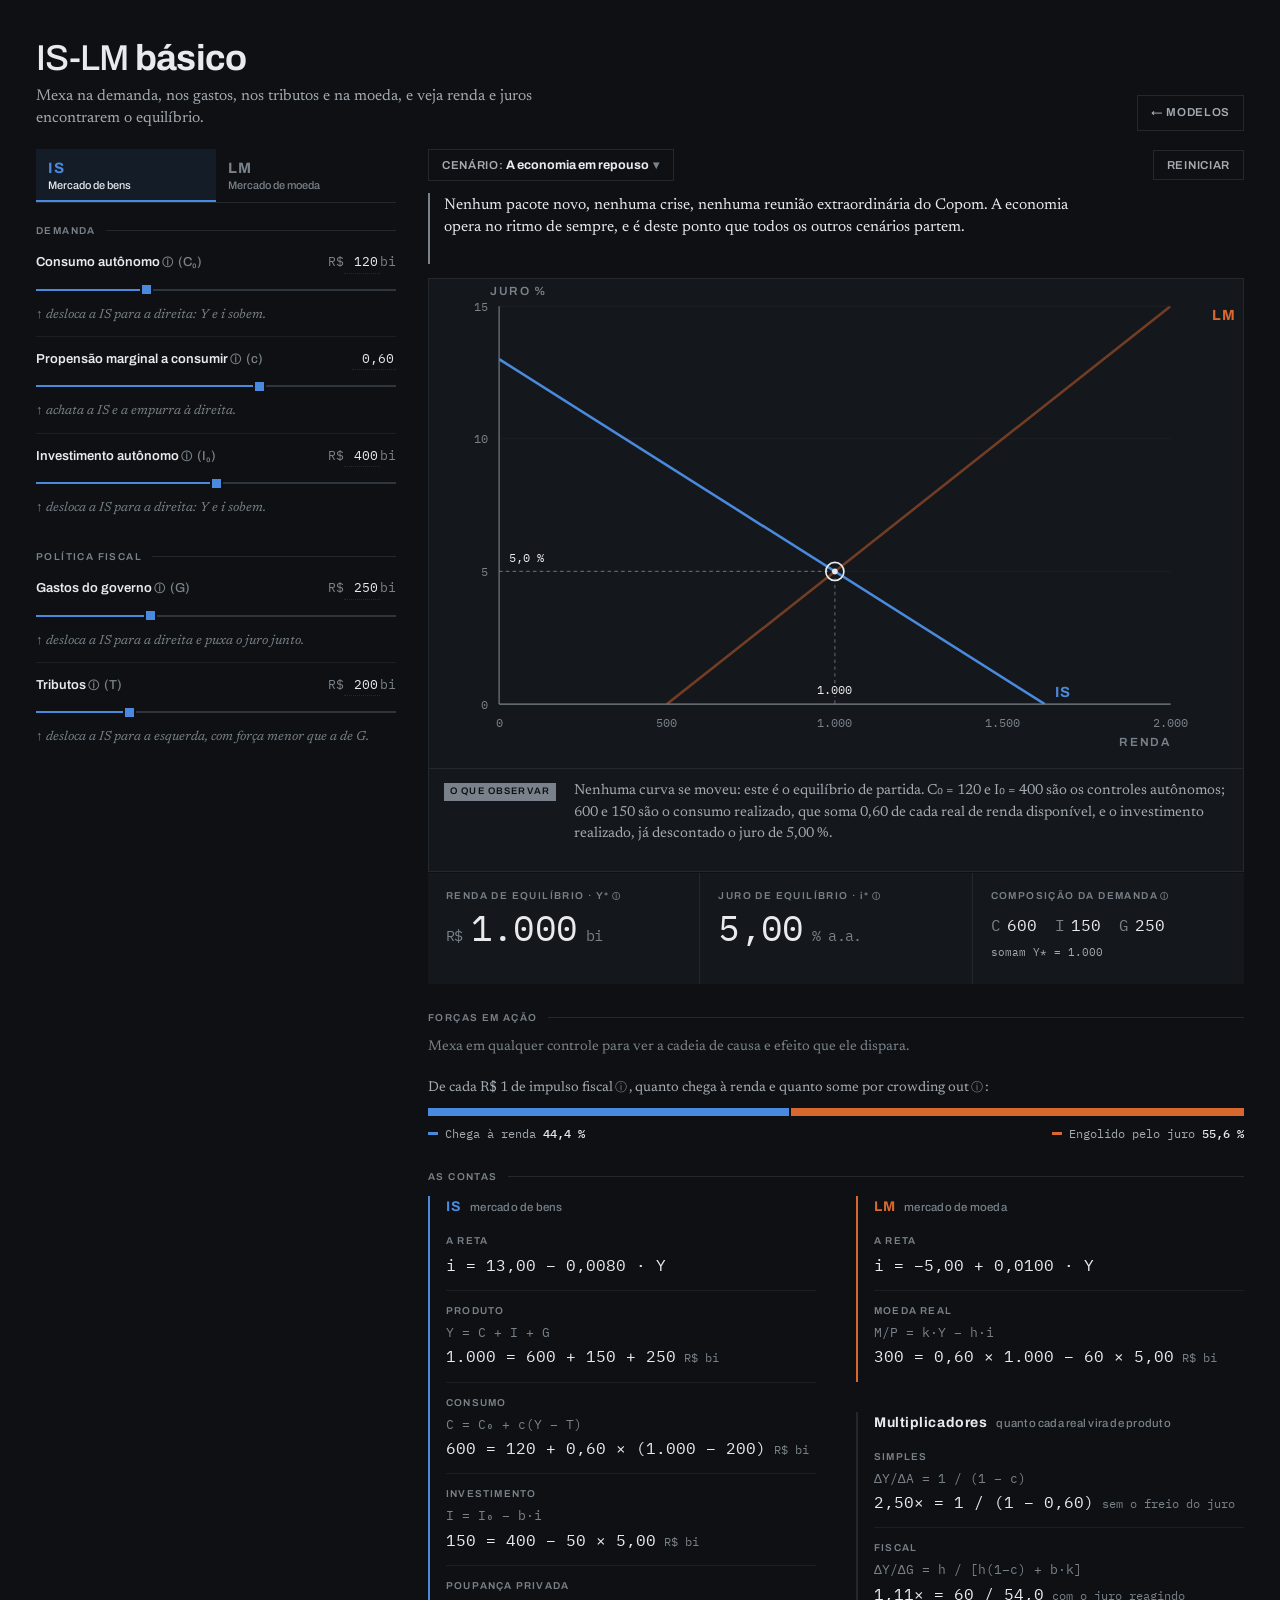
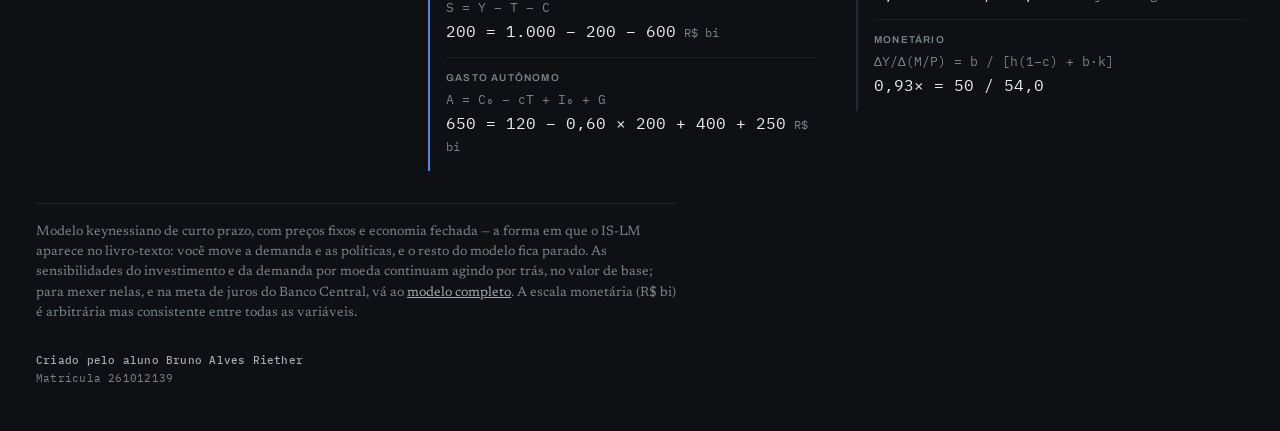
<file: modelo-islm-basico.html>
<!DOCTYPE html>
<html lang="pt-BR">
<head>
<meta charset="utf-8">
<meta name="viewport" content="width=device-width, initial-scale=1">
<title>IS-LM básico · Bússola Macro</title>
<meta name="description" content="Simulador do IS-LM na forma do livro-texto: mexa nos gastos, nos tributos e na moeda e veja renda e juros encontrarem o equilíbrio.">
<link rel="preconnect" href="https://fonts.googleapis.com">
<link rel="preconnect" href="https://fonts.gstatic.com" crossorigin>
<link rel="stylesheet" href="https://fonts.googleapis.com/css2?family=Archivo:wght@500;600;700&family=IBM+Plex+Mono:wght@400;500&family=Newsreader:ital,opsz,wght@0,6..72,400;1,6..72,400&display=swap">
<link rel="stylesheet" href="estilo.css">
<style>
/* As histórias daqui variam entre 2 e 3 linhas. Reservar as 3 impede que
   trocar de cenário empurre o gráfico para cima ou para baixo. */
.brief-story { min-height: 4.35em; }
</style>
</head>
<body>

<div class="wrap">

  <header class="top">
    <div>
      <h1>IS-LM <b>básico</b></h1>
      <p>Mexa na demanda, nos gastos, nos tributos e na moeda, e veja renda e juros encontrarem o equilíbrio.</p>
    </div>
    <a class="btn" href="index.html">← Modelos</a>
  </header>

  <main class="app">

    <!-- ── controles ──────────────────────────────────────── -->
    <section class="col-ctrl" aria-label="Parâmetros do modelo">
      <div class="tabs" role="tablist" aria-label="Curva a ajustar">
        <button class="tab" role="tab" data-tab="IS" id="tab-IS" aria-selected="true" aria-controls="panel-IS">
          <span class="tag-c">IS</span><span class="tag-s">Mercado de bens</span>
        </button>
        <button class="tab" role="tab" data-tab="LM" id="tab-LM" aria-selected="false" aria-controls="panel-LM" tabindex="-1">
          <span class="tag-c">LM</span><span class="tag-s">Mercado de moeda</span>
        </button>
      </div>
      <div role="tabpanel" data-panel="IS" id="panel-IS" aria-labelledby="tab-IS"></div>
      <div role="tabpanel" data-panel="LM" id="panel-LM" aria-labelledby="tab-LM" hidden></div>
    </section>

    <!-- ── saída ──────────────────────────────────────────── -->
    <section class="col-out">

      <div class="toolbar">
        <div class="menu-wrap">
          <button type="button" class="btn" id="scenBtn" aria-haspopup="true" aria-expanded="false" aria-controls="scenMenu">
            Cenário: <b id="scenNow">Base</b><span class="caret">▾</span>
          </button>
          <div class="menu" id="scenMenu" role="menu" aria-labelledby="scenBtn" hidden></div>
        </div>
        <span class="mod" id="modChip" data-on="nao">modificado</span>
        <div class="spacer"></div>
        <button type="button" class="btn" id="resetBtn">Reiniciar</button>
      </div>

      <div class="briefing" id="briefing">
        <p class="brief-story" id="briefStory"></p>
      </div>

      <div class="plate">
        <svg id="chart" viewBox="0 0 720 420" preserveAspectRatio="xMidYMid meet" role="img" aria-labelledby="cT cD">
          <title id="cT">Diagrama IS-LM</title>
          <desc id="cD">Renda no eixo horizontal, taxa de juros no vertical. A curva IS, decrescente, é o equilíbrio do mercado de bens; a LM, o do mercado de moeda. O cruzamento é o equilíbrio de curto prazo.</desc>
          <defs><clipPath id="clip"><rect id="clipR" x="0" y="0" width="0" height="0"></rect></clipPath></defs>
          <g id="grid"></g><g id="axes"></g>
          <g id="ghosts" clip-path="url(#clip)" opacity="0"></g>
          <g id="curves" clip-path="url(#clip)"></g>
          <g id="marks"></g><g id="labels"></g>
        </svg>
        <p class="watch" id="watch"><span class="brief-tag">O que observar</span><span id="briefWatch"></span></p>
      </div>

      <div class="results">
        <div class="result">
          <div class="result-label" id="labY"></div>
          <div class="result-val"><u>R$ </u><span id="outY">—</span><u> bi</u></div>
          <div class="result-delta" id="dY"></div>
        </div>
        <div class="result">
          <div class="result-label" id="labI"></div>
          <div class="result-val"><span id="outI">—</span><u> % a.a.</u></div>
          <div class="result-delta" id="dI"></div>
        </div>
        <div class="result">
          <div class="result-label" id="labK"></div>
          <div class="compo" id="compo"></div>
          <div class="result-delta" id="dK"></div>
        </div>
      </div>

      <p class="alert" id="alert"><span id="alertTxt"></span></p>

      <section class="forces">
        <h2 class="eyebrow">Forças em ação</h2>
        <div class="chain" id="chain" aria-live="polite"></div>
        <div class="meter-block">
          <p class="meter-cap" id="meterCap"></p>
          <div class="meter" role="img" id="meter" aria-label="">
            <div class="meter-a" id="mA" style="width:44%"></div>
            <div class="meter-b" id="mB" style="width:56%"></div>
          </div>
          <div class="meter-key">
            <span><i class="meter-a"></i> Chega à renda <b id="mAt">—</b></span>
            <span><i class="meter-b"></i> Engolido pelo juro <b id="mBt">—</b></span>
          </div>
        </div>
      </section>

      <section class="forces">
        <h2 class="eyebrow">As contas</h2>
        <div class="contas" id="eqs"></div>
      </section>

    </section>
  </main>

  <p class="foot">Modelo keynessiano de curto prazo, com preços fixos e economia fechada — a forma em que o IS-LM aparece no livro-texto: você move a demanda e as políticas, e o resto do modelo fica parado. As sensibilidades do investimento e da demanda por moeda continuam agindo por trás, no valor de base; para mexer nelas, e na meta de juros do Banco Central, vá ao <a href="modelo-intermediario.html" style="color:var(--ink-2)">modelo completo</a>. A escala monetária (R$ bi) é arbitrária mas consistente entre todas as variáveis.</p>

  <p class="assin"><b>Criado pelo aluno Bruno Alves Riether</b>Matrícula 261012139</p>

</div>

<div class="pop" id="pop" role="tooltip" hidden>
  <strong class="pop-t" id="popT"></strong>
  <span class="pop-u" id="popU"></span>
  <p class="pop-d" id="popD"></p>
  <p class="pop-e" id="popE"></p>
</div>

<script src="modelo-intermediario.js"></script>
<script>window.ISLM_NIVEL = "basico";</script>
<script src="app-islm.js"></script>
</body>
</html>
</file>
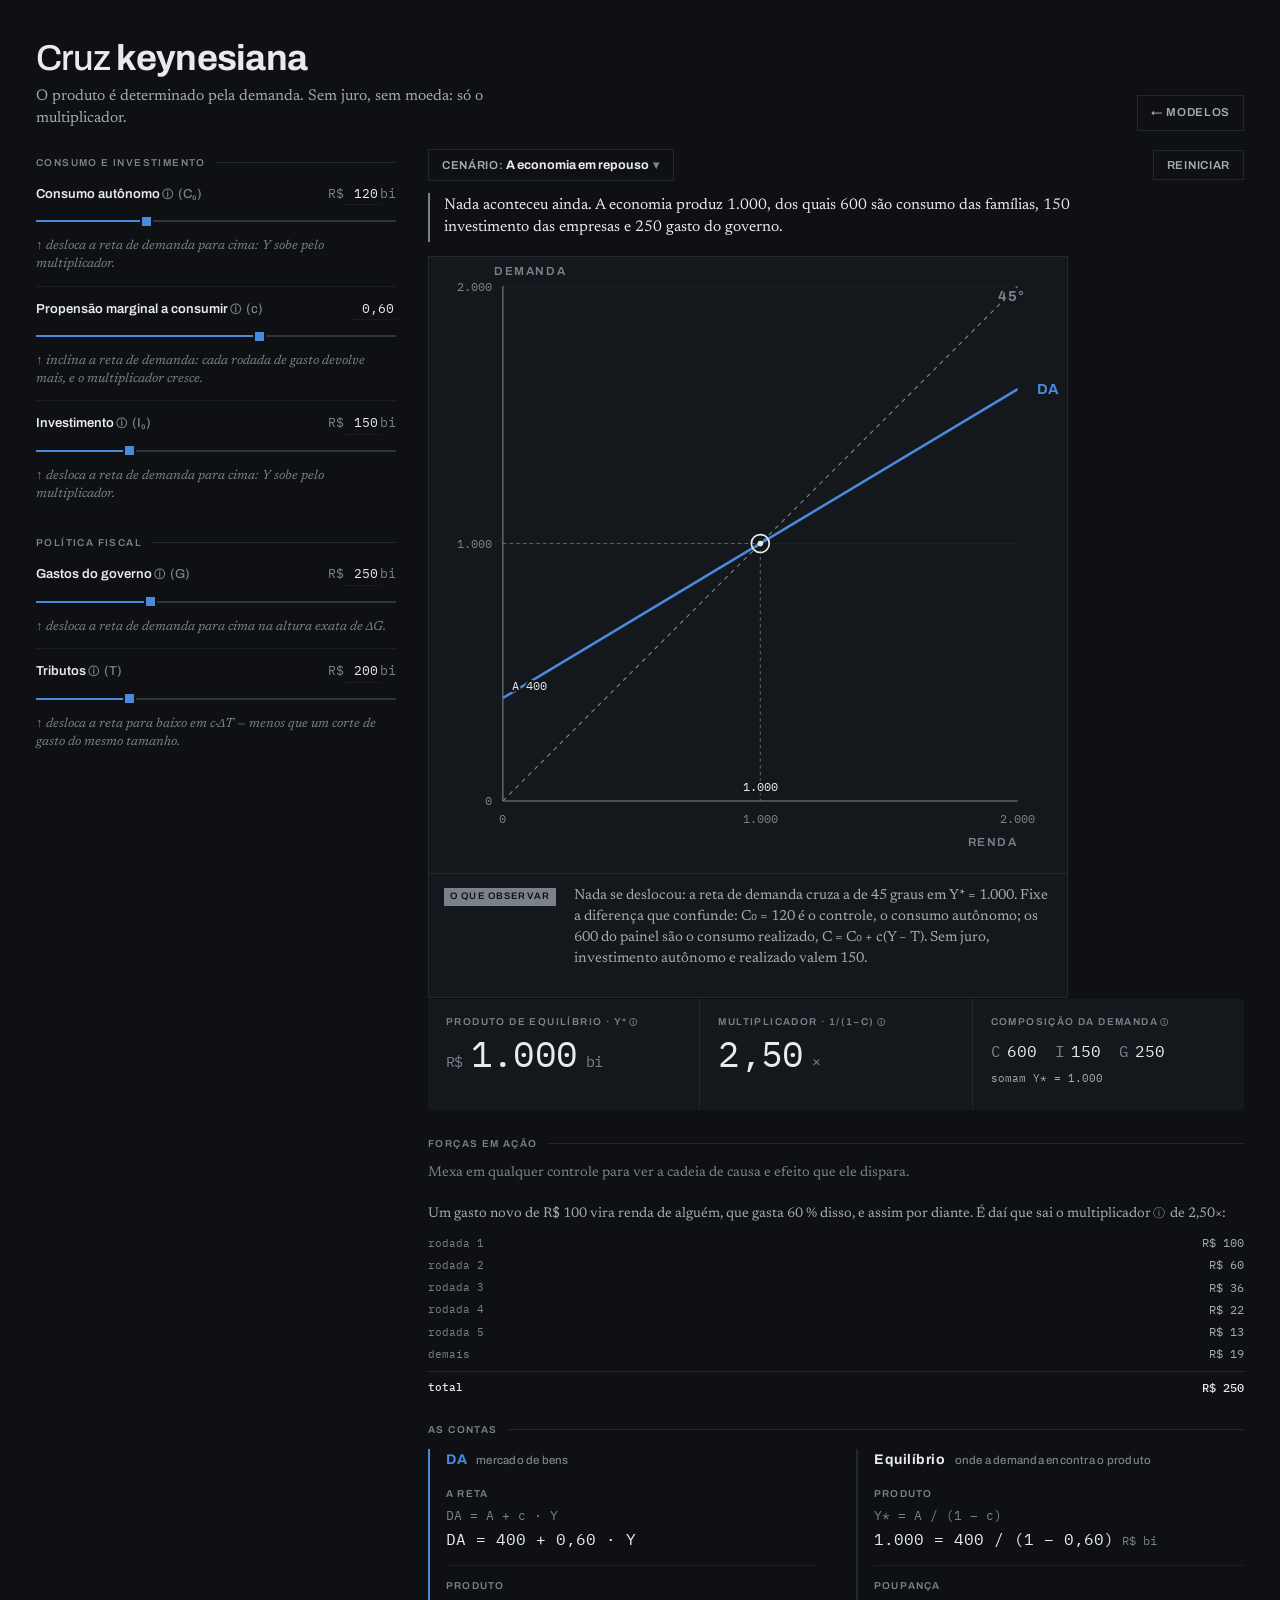
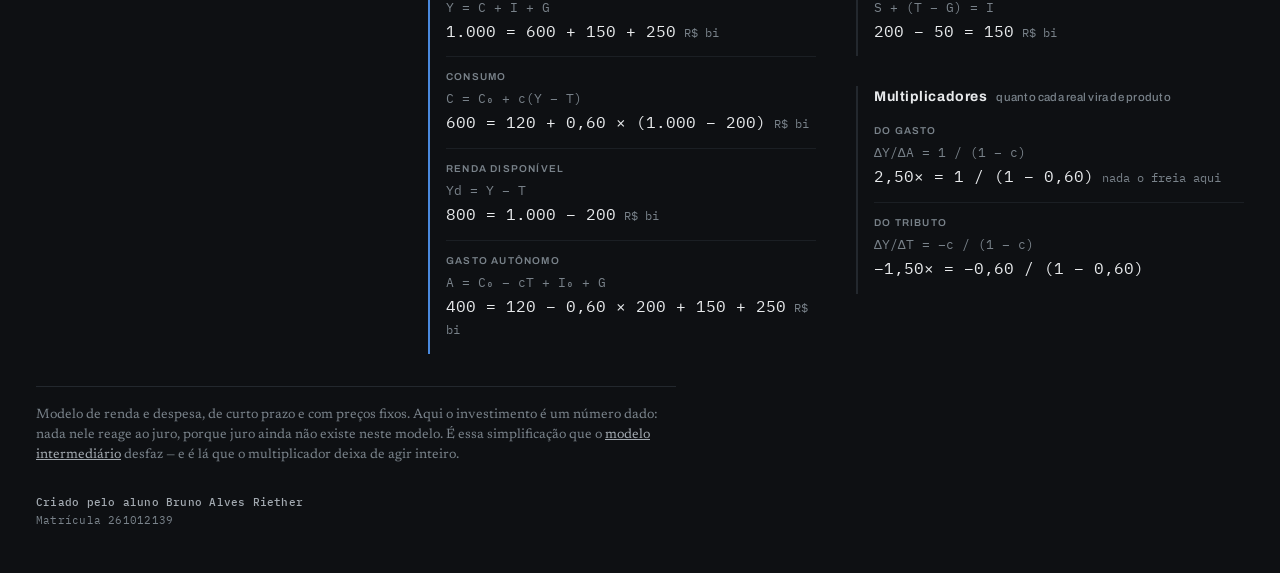
<file: modelo-simplificado.html>
<!DOCTYPE html>
<html lang="pt-BR">
<head>
<meta charset="utf-8">
<meta name="viewport" content="width=device-width, initial-scale=1">
<title>Cruz keynesiana · Bússola Macro</title>
<meta name="description" content="Modelo simplificado: o produto é determinado pela demanda. Mexa nos parâmetros e veja o multiplicador em ação.">
<link rel="preconnect" href="https://fonts.googleapis.com">
<link rel="preconnect" href="https://fonts.gstatic.com" crossorigin>
<link rel="stylesheet" href="https://fonts.googleapis.com/css2?family=Archivo:wght@500;600;700&family=IBM+Plex+Mono:wght@400;500&family=Newsreader:ital,opsz,wght@0,6..72,400;1,6..72,400&display=swap">
<link rel="stylesheet" href="estilo.css">
<style>
/* A reta de 45° só é 45° se as duas escalas forem iguais — por isso a área de
   plotagem é quadrada e o gráfico tem largura máxima. */
.plate { max-width: 640px; }
.group-title:first-child { margin-top: 6px; }
</style>
</head>
<body>

<div class="wrap">

  <header class="top">
    <div>
      <h1>Cruz <b>keynesiana</b></h1>
      <p>O produto é determinado pela demanda. Sem juro, sem moeda: só o multiplicador.</p>
    </div>
    <a class="btn" href="index.html">← Modelos</a>
  </header>

  <main class="app">

    <section class="col-ctrl" aria-label="Parâmetros do modelo">
      <div id="painel"></div>
    </section>

    <section class="col-out">

      <div class="toolbar">
        <div class="menu-wrap">
          <button type="button" class="btn" id="scenBtn" aria-haspopup="true" aria-expanded="false" aria-controls="scenMenu">
            Cenário: <b id="scenNow">A economia em repouso</b><span class="caret">▾</span>
          </button>
          <div class="menu" id="scenMenu" role="menu" aria-labelledby="scenBtn" hidden></div>
        </div>
        <span class="mod" id="modChip" data-on="nao">modificado</span>
        <div class="spacer"></div>
        <button type="button" class="btn" id="resetBtn">Reiniciar</button>
      </div>

      <div class="briefing" id="briefing">
        <p class="brief-story" id="briefStory"></p>
      </div>

      <div class="plate">
        <svg id="chart" viewBox="0 0 570 538" preserveAspectRatio="xMidYMid meet" role="img" aria-labelledby="cT cD">
          <title id="cT">Cruz keynesiana</title>
          <desc id="cD">Renda no eixo horizontal e demanda agregada no vertical, nas mesmas unidades. A reta tracejada de 45° marca onde demanda e produto são iguais. A reta de demanda agregada a cruza no produto de equilíbrio.</desc>
          <defs><clipPath id="clip"><rect id="clipR" x="0" y="0" width="0" height="0"></rect></clipPath></defs>
          <g id="grid"></g><g id="axes"></g>
          <g id="ghosts" clip-path="url(#clip)" opacity="0"></g>
          <g id="curves" clip-path="url(#clip)"></g>
          <g id="marks"></g><g id="labels"></g>
        </svg>
        <p class="watch" id="watch"><span class="brief-tag">O que observar</span><span id="briefWatch"></span></p>
      </div>

      <div class="results">
        <div class="result">
          <div class="result-label" id="labY"></div>
          <div class="result-val"><u>R$ </u><span id="outY">—</span><u> bi</u></div>
          <div class="result-delta" id="dY"></div>
        </div>
        <div class="result">
          <div class="result-label" id="labM"></div>
          <div class="result-val"><span id="outM">—</span><u> ×</u></div>
          <div class="result-delta" id="dM"></div>
        </div>
        <div class="result">
          <div class="result-label" id="labK"></div>
          <div class="compo" id="compo"></div>
          <div class="result-delta" id="dK"></div>
        </div>
      </div>

      <p class="alert" id="alert"><span id="alertTxt"></span></p>

      <section class="forces">
        <h2 class="eyebrow">Forças em ação</h2>
        <div class="chain" id="chain" aria-live="polite"></div>

        <div class="meter-block">
          <p class="meter-cap" id="roundsCap"></p>
          <div class="rounds" id="rounds"></div>
        </div>
      </section>

      <section class="forces">
        <h2 class="eyebrow">As contas</h2>
        <div class="contas" id="eqs"></div>
      </section>

    </section>
  </main>

  <p class="foot">Modelo de renda e despesa, de curto prazo e com preços fixos. Aqui o investimento é um número dado: nada nele reage ao juro, porque juro ainda não existe neste modelo. É essa simplificação que o <a href="modelo-intermediario.html" style="color:var(--ink-2)">modelo intermediário</a> desfaz — e é lá que o multiplicador deixa de agir inteiro.</p>

  <p class="assin"><b>Criado pelo aluno Bruno Alves Riether</b>Matrícula 261012139</p>

</div>

<div class="pop" id="pop" role="tooltip" hidden>
  <strong class="pop-t" id="popT"></strong>
  <span class="pop-u" id="popU"></span>
  <p class="pop-d" id="popD"></p>
  <p class="pop-e" id="popE"></p>
</div>

<script src="modelo-simples.js"></script>
<script>
"use strict";

var M = MODELO_SIMPLES;
var EPS = M.EPS, PARAMS = M.PARAMS, P_BY_ID = M.P_BY_ID, TERMS = M.TERMS,
    CHAINS = M.CHAINS, SCENARIOS = M.SCENARIOS, GROUPS = M.GROUPS;

/* ═══ formatação pt-BR ═══ */
var nf = function (d) { return new Intl.NumberFormat("pt-BR", { minimumFractionDigits:d, maximumFractionDigits:d }); };
var f0 = nf(0), f1 = nf(1), f2 = nf(2);
function minus(t) { return t.replace(/-/g, "−"); }
function fmt(v, d) { return isFinite(v) ? minus(nf(d || 0).format(v)) : "—"; }
function fmtP(p, v) { return isFinite(v) ? (p.u.pre || "") + minus(nf(p.dec || 0).format(v)) + (p.u.suf || "") : "—"; }
/* O sinal sai do valor JA arredondado: senao um resto de ponto flutuante
   da −1e-15 vira "−0" na tela. */
function sign(v, d) {
  if (!isFinite(v)) return "—";
  var r = Number(v.toFixed(d || 0));
  return (r > 0 ? "+" : r < 0 ? "−" : "") + nf(d || 0).format(Math.abs(r));
}
/* Uma linha: rótulo, a fórmula (apagada) e a conta com os números embaixo. */
function grupo(cls, nome, sub, linhas) {
  return '<div class="eqgroup ' + cls + '"><div class="eqgroup-h">' + nome +
    "<span>" + sub + "</span></div>" +
    linhas.map(function (l) {
      var unid = l[3] ? "<u>" + l[3] + "</u>" : "";
      return '<div class="eqrow">' +
        '<span class="eqlab">' + l[0] + "</span>" +
        (l[1] ? '<span class="eqform">' + l[1] + "</span>" : "") +
        '<span class="eqval"><span class="calc">' + l[2] + "</span>" + unid + "</span></div>";
    }).join("") + "</div>";
}

/* Soma de componentes, começando pelo total: a linha dos números espelha a
   fórmula acima termo por termo, e o olho não precisa reorganizar nada. */
function soma(partes, total, d) {
  return fmt(total, d || 0) + " = " + partes.map(function (v, i) {
    return (i === 0 ? (v < 0 ? "\u2212" : "") : (v < 0 ? " \u2212 " : " + ")) + fmt(Math.abs(v), d || 0);
  }).join("");
}

/* "a \u00d7 b" com o sinal de multiplicação de verdade. */
function vezes(a, b) { return a + " \u00d7 " + b; }

function term(key, label) {
  var txt = label || TERMS[key].t;
  return txt + '<button type="button" class="term" data-term="' + key +
    '" aria-expanded="false" aria-label="Definição: ' + txt.replace(/"/g, "") + '">ⓘ</button>';
}

/* ═══ estado ═══ */
var state = M.baseState();
var ghost = null, lastMove = null, dragBase = null, animId = 0, pendingTarget = null;
/* activeScenario = o cenário está intacto (null se o usuário mexeu nos
   controles). loadedScenario = qual cenário está carregado, e esse nunca
   fica vazio — é o que mantém o texto na tela e o gráfico parado. */
var activeScenario = "base", loadedScenario = "base";
var view = { max:2000 };                       // as DUAS escalas usam o mesmo máximo

var PAD = { l:66, r:44, t:26, b:52 };
var VB = { w:570, h:538 };
var PLOT = { x:PAD.l, y:PAD.t, w:VB.w - PAD.l - PAD.r, h:VB.h - PAD.t - PAD.b };

var $ = function (id) { return document.getElementById(id); };
var NS = "http://www.w3.org/2000/svg";
function el(tag, attrs, text) {
  var n = document.createElementNS(NS, tag);
  for (var a in attrs) if (attrs[a] != null) n.setAttribute(a, attrs[a]);
  if (text !== undefined) n.textContent = text;
  return n;
}

/* ═══ escalas — iguais nos dois eixos, senão a reta de 45° mente ═══ */
function sx(Y)  { return PLOT.x + Y / view.max * PLOT.w; }
function sy(DA) { return PLOT.y + (1 - DA / view.max) * PLOT.h; }
function ix(px) { return (px - PLOT.x) / PLOT.w * view.max; }

var NICE = [500, 1000, 2000, 4000, 8000, 16000, 32000];
function fitView(eq) {
  if (!isFinite(eq.Y)) return;
  var i = NICE.indexOf(view.max); if (i < 0) i = 2;
  while (i < NICE.length - 1 && eq.Y > 0.86 * NICE[i]) i++;
  while (i > 0 && eq.Y < 0.28 * NICE[i - 1]) i--;
  view.max = NICE[i];
}
function resetView() { view.max = 2000; }

function ticks(max, count) {
  var raw = max / count, mag = Math.pow(10, Math.floor(Math.log10(raw))), n = raw / mag;
  var step = (n >= 5 ? 10 : n >= 2.5 ? 5 : n >= 2 ? 2.5 : n >= 1 ? 2 : 1) * mag;
  var out = [];
  for (var v = 0; v <= max + EPS; v += step) out.push(v);
  return out;
}

/* ═══ desenho ═══ */

function drawFrame() {
  var g = $("grid"), a = $("axes");
  g.textContent = ""; a.textContent = "";
  $("clipR").setAttribute("x", PLOT.x); $("clipR").setAttribute("y", PLOT.y);
  $("clipR").setAttribute("width", PLOT.w); $("clipR").setAttribute("height", PLOT.h);

  var tk = ticks(view.max, 4);
  tk.forEach(function (v) {
    var y = sy(v);
    g.appendChild(el("line", { class:"grid-line", x1:PLOT.x, y1:y, x2:PLOT.x + PLOT.w, y2:y }));
    a.appendChild(el("text", { class:"tick-text", x:PLOT.x - 10, y:y + 4, "text-anchor":"end" }, f0.format(v)));
    a.appendChild(el("text", { class:"tick-text", x:sx(v), y:PLOT.y + PLOT.h + 20, "text-anchor":"middle" }, f0.format(v)));
  });

  a.appendChild(el("line", { class:"axis", x1:PLOT.x, y1:PLOT.y, x2:PLOT.x, y2:PLOT.y + PLOT.h }));
  a.appendChild(el("line", { class:"axis", x1:PLOT.x, y1:PLOT.y + PLOT.h, x2:PLOT.x + PLOT.w, y2:PLOT.y + PLOT.h }));
  a.appendChild(el("text", { class:"axis-title", x:PLOT.x - 8, y:PLOT.y - 10, "text-anchor":"start" }, "DEMANDA"));
  a.appendChild(el("text", { class:"axis-title", x:PLOT.x + PLOT.w, y:PLOT.y + PLOT.h + 40, "text-anchor":"end" }, "RENDA"));
}

/* a reta DA = q + m·Y, recortada ao quadro */
function pathDA(line) {
  var q = line.q, m = line.m;
  var y0 = q, y1 = q + m * view.max;
  var pts = [];
  // percorre em Y e corta onde a reta sai pelo topo ou pela base
  var lo = 0, hi = view.max;
  if (m > EPS) {
    if (q > view.max) return null;
    hi = Math.min(hi, (view.max - q) / m);
    if (q < 0) lo = Math.max(lo, -q / m);
  } else if (q < 0 || q > view.max) return null;
  if (hi - lo <= EPS) return null;
  return "M " + sx(lo).toFixed(2) + " " + sy(q + m * lo).toFixed(2) +
         " L " + sx(hi).toFixed(2) + " " + sy(q + m * hi).toFixed(2);
}

function draw(eq) {
  drawFrame();
  var cl = $("curves"), mk = $("marks"), lb = $("labels"), gh = $("ghosts");
  cl.textContent = ""; mk.textContent = ""; lb.textContent = ""; gh.textContent = "";

  if (ghost) {
    var g2 = M.solve(ghost);
    var dg = pathDA(g2.DA);
    if (dg) gh.appendChild(el("path", { class:"ghost da", d:dg }));
    if (isFinite(g2.Y)) gh.appendChild(el("circle", { class:"ghost-ring", cx:sx(g2.Y), cy:sy(g2.Y), r:4 }));
  }
  gh.setAttribute("opacity", ghost ? 1 : 0);

  // reta de 45°: a condição de equilíbrio desenhada, não uma curva do modelo
  cl.appendChild(el("line", { class:"line45", x1:sx(0), y1:sy(0), x2:sx(view.max), y2:sy(view.max) }));

  var d = pathDA(eq.DA);
  if (d) {
    var g = el("g", { class:"grp", "data-curve":"DA", tabindex:"0", role:"img",
      "aria-label":"Reta de demanda agregada. Arraste para cima ou para baixo para mudar o gasto do governo." });
    g.appendChild(el("path", { class:"hit", d:d }));
    g.appendChild(el("path", { class:"curve da", d:d }));
    cl.appendChild(g);
  }

  if (eq.ok && isFinite(eq.Y) && eq.Y >= 0 && eq.Y <= view.max) {
    var X = sx(eq.Y), Yp = sy(eq.Y);
    mk.appendChild(el("line", { class:"guide", x1:X, y1:Yp, x2:X, y2:PLOT.y + PLOT.h }));
    mk.appendChild(el("line", { class:"guide", x1:PLOT.x, y1:Yp, x2:X, y2:Yp }));
    if (ghost) {
      var g3 = M.solve(ghost);
      if (isFinite(g3.Y) && Math.abs(sx(g3.Y) - X) > 7) {
        var x1 = sx(g3.Y), y1 = sy(g3.Y), dx = X - x1, dy = Yp - y1, len = Math.hypot(dx, dy);
        var ux = dx / len, uy = dy / len;
        var eX = X - ux * 10, eY = Yp - uy * 10, k = 5;
        mk.appendChild(el("line", { class:"arrow", x1:x1 + ux * 6, y1:y1 + uy * 6, x2:eX, y2:eY }));
        mk.appendChild(el("polygon", { class:"arrow-head", points:[
          eX + ux * k, eY + uy * k,
          eX - uy * k * .6 - ux * k * .2, eY + ux * k * .6 - uy * k * .2,
          eX + uy * k * .6 - ux * k * .2, eY - ux * k * .6 - uy * k * .2
        ].map(function (v) { return v.toFixed(2); }).join(" ") }));
      }
    }
    mk.appendChild(el("circle", { class:"ring", cx:X, cy:Yp, r:8 }));
    mk.appendChild(el("circle", { class:"dot", cx:X, cy:Yp, r:2.5 }));
    lb.appendChild(el("text", { class:"eqmark", x:X, y:PLOT.y + PLOT.h - 9, "text-anchor":"middle" }, fmt(eq.Y)));
  }

  // intercepto: o gasto autônomo, lido direto no eixo
  if (eq.A >= 0 && eq.A <= view.max) {
    lb.appendChild(el("text", { class:"eqmark", x:PLOT.x + 8, y:sy(eq.A) - 7, "text-anchor":"start" }, "A " + fmt(eq.A)));
  }

  // rótulos diretos na ponta de cada reta
  lb.appendChild(el("text", { class:"clabel ref", x:sx(view.max) + 6, y:sy(view.max) + 13, "text-anchor":"end" }, "45°"));
  var end = eq.DA.q + eq.DA.m * view.max;
  if (end <= view.max) {
    lb.appendChild(el("text", { class:"clabel da", x:VB.w - 6, y:Math.max(PLOT.y + 12, Math.min(PLOT.y + PLOT.h - 4, sy(end) + 4)), "text-anchor":"end" }, "DA"));
  }
}

/* ═══ painéis ═══ */

function renderResults(eq) {
  $("outY").textContent = eq.ok ? fmt(eq.Y) : "—";
  $("outM").textContent = eq.ok ? fmt(eq.mult, 2) : "—";
  // C é realizado: C₀ é só o piso que não depende da renda
  $("compo").innerHTML = [["C", eq.C], ["I", eq.I], ["G", eq.G]].map(function (x) {
    return "<span><i>" + x[0] + "</i>" + fmt(x[1]) + "</span>";
  }).join("");
  $("dK").textContent = eq.ok ? "somam Y* = " + fmt(eq.Y) : "";
  if (ghost && eq.ok) {
    var g = M.solve(ghost);
    $("dY").textContent = sign(eq.Y - g.Y) + " bi vs. antes";
    $("dM").textContent = sign(eq.mult - g.mult, 2) + " vs. antes";
  } else { $("dY").textContent = ""; $("dM").textContent = ""; }

  var c2 = f2.format(state.c);

  var c2 = f2.format(state.c);

  $("eqs").innerHTML =
    grupo("is", "DA", "mercado de bens", [
      ["a reta", "DA = A + c \u00b7 Y", "DA = " + fmt(eq.A) + " + " + c2 + " \u00b7 Y", null],
      ["produto", "Y = C + I + G", soma([eq.C, eq.I, eq.G], eq.Y), "R$ bi"],
      ["consumo", "C = C\u2080 + c(Y \u2212 T)",
        fmt(eq.C) + " = " + fmt(state.C0) + " + " +
        vezes(c2, "(" + fmt(eq.Y) + " \u2212 " + fmt(state.T) + ")"), "R$ bi"],
      ["renda dispon\u00edvel", "Yd = Y \u2212 T",
        fmt(eq.Yd) + " = " + fmt(eq.Y) + " \u2212 " + fmt(state.T), "R$ bi"],
      ["gasto aut\u00f4nomo", "A = C\u2080 \u2212 cT + I\u2080 + G",
        fmt(eq.A) + " = " + fmt(state.C0) + " \u2212 " + vezes(c2, fmt(state.T)) +
        " + " + fmt(state.I0) + " + " + fmt(state.G), "R$ bi"]
    ]) +
    '<div class="eqcol">' +
      grupo("", "Equil\u00edbrio", "onde a demanda encontra o produto", [
        ["produto", "Y* = A / (1 \u2212 c)",
          fmt(eq.Y) + " = " + fmt(eq.A) + " / (1 \u2212 " + c2 + ")", "R$ bi"],
        ["poupan\u00e7a", "S + (T \u2212 G) = I",
          fmt(eq.S) + (eq.Spub < 0 ? " \u2212 " : " + ") + fmt(Math.abs(eq.Spub)) +
          " = " + fmt(eq.I), "R$ bi"]
      ]) +
      grupo("", "Multiplicadores", "quanto cada real vira de produto", [
        ["do gasto", "\u0394Y/\u0394A = 1 / (1 \u2212 c)",
          f2.format(eq.mult) + "\u00d7 = 1 / (1 \u2212 " + c2 + ")", "nada o freia aqui"],
        ["do tributo", "\u0394Y/\u0394T = \u2212c / (1 \u2212 c)",
          fmt(eq.multT, 2) + "\u00d7 = \u2212" + c2 + " / (1 \u2212 " + c2 + ")", null]
      ]) +
    "</div>";
}

function renderAlert(eq) {
  var msg = null;
  if (!eq.ok) {
    msg = "Com c = 1 as famílias gastam cada real a mais que recebem, o multiplicador não converge e o modelo não determina um produto de equilíbrio.";
  } else if (eq.Y < 0) {
    msg = "Produto de equilíbrio negativo. Essa combinação não descreve uma economia possível — reduza os tributos ou eleve os gastos autônomos.";
  } else if (state.c >= 0.85) {
    msg = "Propensão a consumir muito alta: o multiplicador passa de 6. Nenhuma economia real poupa tão pouco, e o modelo fica sensível demais a qualquer choque.";
  }
  $("alert").classList.toggle("on", !!msg);
  $("alertTxt").textContent = msg || "";
}

function renderChain() {
  var host = $("chain");
  host.textContent = "";
  if (!lastMove) {
    var d = document.createElement("p");
    d.className = "chain-idle";
    d.textContent = "Mexa em qualquer controle para ver a cadeia de causa e efeito que ele dispara.";
    host.appendChild(d);
    return;
  }
  var p = P_BY_ID[lastMove.id], flip = lastMove.dir < 0 ? -1 : 1;
  function chip(cls, html) {
    var n = document.createElement("div");
    n.className = "step " + cls;
    n.innerHTML = html;
    host.appendChild(n);
  }
  chip("head", "<em>" + (flip > 0 ? "↑" : "↓") + "</em>" + term("p:" + p.id, p.sym));
  (CHAINS[lastMove.id] || []).forEach(function (st) {
    var txt = st.term ? term(st.term, st.t) : st.t;
    if (st.shiftV) chip("is", txt + " <em>" + (st.d * flip > 0 ? "↑" : "↓") + "</em>");
    else if (st.rot) chip("is", txt + " (mais " + ((flip > 0 ? st.flat : !st.flat) ? "deitada" : "inclinada") + ")");
    else chip(st.curve ? "is" : "", st.d === 0 ? txt : txt + " <em>" + (st.d * flip > 0 ? "↑" : "↓") + "</em>");
  });
}

/* As rodadas do multiplicador: de onde vem o 1/(1−c). */
function renderRounds(eq) {
  var IMP = 100, N = 5;
  var r = M.rodadas(state.c, IMP, N);
  var host = $("rounds");
  host.innerHTML = "";
  var maior = r.rodadas[0].v;

  function linha(cls, rot, valor, largura) {
    var d = document.createElement("div");
    d.className = "round " + cls;
    d.innerHTML = '<span class="round-l">' + rot + "</span>" +
      '<span><span class="round-bar" style="width:' + Math.max(0.6, largura * 100).toFixed(1) + '%"></span></span>' +
      '<span class="round-v">' + valor + "</span>";
    host.appendChild(d);
  }
  r.rodadas.forEach(function (x) {
    linha("", "rodada " + x.i, "R$ " + fmt(x.v, x.v < 10 ? 2 : 0), x.v / maior);
  });
  linha("rest", "demais", "R$ " + fmt(r.resto, r.resto < 10 ? 2 : 0), r.resto / maior);
  linha("total", "total", "R$ " + fmt(r.total), 1);

  $("roundsCap").innerHTML = "Um gasto novo de R$&nbsp;100 vira renda de alguém, que gasta " +
    f0.format(state.c * 100) + "&nbsp;% disso, e assim por diante. É daí que sai o " +
    term("multiplicador", "multiplicador") + " de " + f2.format(eq.mult) + "×:";
}

function syncControls() {
  PARAMS.forEach(function (p) {
    var input = $("in-" + p.id);
    if (!input) return;
    var v = state[p.id];
    if (Number(input.value) !== v) input.value = v;
    input.style.setProperty("--pct", ((v - p.min) / (p.max - p.min) * 100).toFixed(2) + "%");
    var campo = $("val-" + p.id);
    // nao sobrescreve enquanto o usuario esta digitando naquele campo
    if (document.activeElement !== campo) {
      campo.value = nf(p.dec || 0).format(v);
      // o valor derivado pode passar do maximo do slider (M sob meta de juros
      // chega a quatro digitos): o campo cresce para nao cortar o numero
      campo.style.width = Math.max(larguraCh(p), campo.value.length + 1.5) + "ch";
    }
    input.setAttribute("aria-valuetext", p.label + " " + fmtP(p, v));
    $("eff-" + p.id).textContent = p.eff;
  });
}

/* ═══ render ═══ */
var raf = null;
function render() {
  if (raf) return;
  raf = requestAnimationFrame(function () {
    raf = null;
    var eq = M.solve(state);
    fitView(eq);
    draw(eq);
    renderResults(eq);
    renderAlert(eq);
    renderChain();
    renderRounds(eq);
    syncControls();
  });
}

/* ═══ construção ═══ */

function buildPanel() {
  var html = "";
  GROUPS.forEach(function (g) {
    html += '<h3 class="group-title">' + g.title + "</h3>";
    g.ids.forEach(function (id) {
      var p = P_BY_ID[id];
      html += '<div class="ctrl" id="row-' + id + '" data-curve="IS">' +
        '<div class="ctrl-head">' +
          '<span class="ctrl-name">' + term("p:" + id, p.label) + ' <span class="term-sym">(' + p.sym + ")</span></span>" +
          '<span class="ctrl-val">' +
            (p.u.pre ? "<u>" + p.u.pre + "</u>" : "") +
            '<input type="text" inputmode="decimal" class="valin" id="val-' + id + '"' +
              ' style="width:' + larguraCh(p) + 'ch" aria-label="' + p.label + ', digite um valor">' +
            (p.u.suf ? "<u>" + p.u.suf + "</u>" : "") +
          "</span>" +
        "</div>" +
        '<input type="range" id="in-' + id + '" min="' + p.min + '" max="' + p.max + '" step="' + p.step +
          '" value="' + p.base + '" aria-label="' + p.label + '">' +
        '<p class="ctrl-eff" id="eff-' + id + '"></p>' +
      "</div>";
    });
  });
  $("painel").innerHTML = html;

  PARAMS.forEach(function (p) {
    var input = $("in-" + p.id);
    input.addEventListener("pointerdown", beginGesture);
    input.addEventListener("keydown", function (ev) {
      if (ev.key.indexOf("Arrow") !== 0) return;
      beginGesture();
      if (ev.shiftKey) {
        ev.preventDefault();
        var d = (ev.key === "ArrowRight" || ev.key === "ArrowUp") ? 1 : -1;
        setParam(p.id, clampP(p, state[p.id] + d * p.step * 10));
      }
    });
    input.addEventListener("dblclick", function () { beginGesture(); setParam(p.id, p.base); });
    input.addEventListener("input", function () { setParam(p.id, Number(input.value)); });
    ligarCampo(p);
  });
}

/* ═══ VALOR DIGITAVEL ═══ */

/* Largura do campo: cabe o maior numero da faixa, com folga para o caso em
   que o valor e derivado e passa do maximo do slider. */
function larguraCh(pa) {
  var d = pa.dec || 0;
  var a = nf(d).format(pa.min).length, b = nf(d).format(pa.max).length;
  return Math.max(4.5, Math.max(a, b) + 1.5);
}

/* Aceita 1.234,5 / 1234,5 / 1234.5 / "R$ 450 bi". A virgula sempre e decimal;
   o ponto so e decimal se o parametro tiver casas, senao e separador de milhar. */
function parseNum(txt, pa) {
  var s = String(txt).replace(/\u2212/g, "-").replace(/[^\d.,\-]/g, "");
  if (s.indexOf(",") >= 0) s = s.replace(/\./g, "").replace(",", ".");
  else if (!pa.dec) s = s.replace(/\./g, "");
  var v = parseFloat(s);
  return isFinite(v) ? v : NaN;
}

function commitVal(pa) {
  var campo = $("val-" + pa.id);
  var v = parseNum(campo.value, pa);
  if (!isFinite(v)) { render(); return; }              // lixo digitado: volta ao valor atual
  var lim = Math.max(pa.min, Math.min(pa.max, v));
  if (Math.abs(lim - v) > 1e-9) {                      // estourou a faixa: avisa e limita
    campo.classList.remove("limite");
    void campo.offsetWidth;
    campo.classList.add("limite");
  }
  beginGesture();
  setParam(pa.id, lim);
  endGesture();
  render();
}

function ligarCampo(pa) {
  var campo = $("val-" + pa.id);
  campo.addEventListener("focus", function () { campo.select(); });
  // a classe do pisca sai sozinha, para nao ficar presa no DOM
  campo.addEventListener("animationend", function () { campo.classList.remove("limite"); });
  campo.addEventListener("keydown", function (ev) {
    if (ev.key === "Enter") { ev.preventDefault(); campo.blur(); }
    else if (ev.key === "Escape") { ev.preventDefault(); campo.dataset.esc = "1"; campo.blur(); }
  });
  campo.addEventListener("blur", function () {
    if (campo.dataset.esc) { delete campo.dataset.esc; render(); return; }
    commitVal(pa);
  });
}

function clampP(p, v) { return Math.max(p.min, Math.min(p.max, Math.round(v / p.step) * p.step)); }

function commitPending() {
  if (!pendingTarget) return;
  var t = pendingTarget;
  pendingTarget = null;
  PARAMS.forEach(function (p) { state[p.id] = t[p.id]; });
}
/* A referência FICA quando vale a pena comparar: contra a economia base, ou
   contra o estado logo antes de você mexer num controle. Ao pular de um
   cenário direto para outro sem relação, ela aparece por 3 s e some. */
var ghostTimer = null;
function fadeGhost(ms) {
  clearTimeout(ghostTimer);
  ghostTimer = setTimeout(function () { ghost = null; render(); }, ms);
}
function holdGhost() { clearTimeout(ghostTimer); }

/* A referência fica na tela até o próximo movimento: ela mostra onde a
   economia estava ANTES da sua última ação, e some sozinha só quando é
   substituída. Some por tempo seria pior — o aluno olha para o controle
   enquanto arrasta e perde a comparação justamente quando volta ao gráfico. */
function beginGesture() {
  commitPending();
  animId++;
  holdGhost();                    // mexer num controle fixa a referência
  if (dragBase) { if (!ghost) ghost = dragBase; return; }
  dragBase = Object.assign({}, state);
  ghost = dragBase;
}
function endGesture() { dragBase = null; }
window.addEventListener("pointerup", endGesture);
window.addEventListener("keyup", function (ev) { if (ev.key.indexOf("Arrow") === 0) endGesture(); });

function setParam(id, value) {
  var p = P_BY_ID[id];
  var v = Math.max(p.min, Math.min(p.max, value));
  if (Math.abs(v - state[id]) < 1e-12) return;
  commitPending();
  animId++;
  lastMove = { id:id, dir: v >= (dragBase || state)[id] ? 1 : -1 };
  state[id] = v;
  activeScenario = null;          // o cenário segue carregado, só não está mais intacto
  markScenario();
  render();
}

/* ═══ cenários ═══ */

function buildScenarios() {
  var html = "", sec = null;
  SCENARIOS.forEach(function (sc) {
    if (sc.section !== sec) { sec = sc.section; html += '<div class="menu-sec">' + sec + "</div>"; }
    html += '<button type="button" class="menu-item" role="menuitemradio" data-id="' + sc.id + '"' +
      ' aria-checked="' + (sc.id === "base") + '">' +
      '<span class="mi-n">' + sc.name + '</span><span class="mi-d">' + sc.story + "</span></button>";
  });
  $("scenMenu").innerHTML = html;

  Array.prototype.forEach.call($("scenMenu").querySelectorAll(".menu-item"), function (b) {
    b.addEventListener("click", function () {
      var sc = SCENARIOS.filter(function (s) { return s.id === b.dataset.id; })[0];
      closeMenu(true);
      applyScenario(sc);
    });
  });
  $("scenBtn").addEventListener("click", function (ev) {
    ev.stopPropagation();
    if ($("scenMenu").hidden) openMenu(); else closeMenu(true);
  });
  document.addEventListener("click", function (ev) {
    if (!$("scenMenu").hidden && !ev.target.closest(".menu-wrap")) closeMenu(false);
  });
  document.addEventListener("keydown", function (ev) {
    if ($("scenMenu").hidden) return;
    var items = Array.prototype.slice.call($("scenMenu").querySelectorAll(".menu-item"));
    var i = items.indexOf(document.activeElement);
    if (ev.key === "Escape") { ev.preventDefault(); closeMenu(true); }
    else if (ev.key === "ArrowDown") { ev.preventDefault(); items[(i + 1) % items.length].focus(); }
    else if (ev.key === "ArrowUp") { ev.preventDefault(); items[(i - 1 + items.length) % items.length].focus(); }
  });
}
function openMenu() {
  $("scenMenu").hidden = false;
  $("scenBtn").setAttribute("aria-expanded", "true");
  var f = $("scenMenu").querySelector('.menu-item[aria-checked="true"]') || $("scenMenu").querySelector(".menu-item");
  if (f) f.focus();
}
function closeMenu(refocus) {
  $("scenMenu").hidden = true;
  $("scenBtn").setAttribute("aria-expanded", "false");
  if (refocus) $("scenBtn").focus();
}
function markScenario() {
  // O cenário carregado continua na tela mesmo depois de você mexer nos
  // controles. Some nada, move nada: o que muda é a etiqueta de status.
  var sc = SCENARIOS.filter(function (s) { return s.id === loadedScenario; })[0];
  if (!sc) return;
  $("scenNow").textContent = sc.name;
  $("modChip").dataset.on = activeScenario ? "nao" : "sim";
  $("briefStory").textContent = sc.story;
  $("briefWatch").textContent = sc.watch;
  Array.prototype.forEach.call($("scenMenu").querySelectorAll(".menu-item"), function (b) {
    b.setAttribute("aria-checked", b.dataset.id === loadedScenario ? "true" : "false");
  });
}

/* `limpo` = veio do botão Reiniciar: começa do zero, sem referência na tela.
   Um cenário escolhido no menu mantém a referência, porque ali comparar com o
   estado anterior é o ponto. */
function applyScenario(sc, limpo) {
  // sai da base (ou do Reiniciar) => a comparação vale e a referência fica;
  // pula de um cenário para outro => ela some depois de 3 s
  var vinhaDaBase = loadedScenario === "base";
  holdGhost();
  ghost = limpo ? null : Object.assign({}, state);
  var someDepois = !limpo && !vinhaDaBase;
  dragBase = null;
  resetView();
  var target = M.baseState();
  for (var k in sc.set) target[k] = sc.set[k];
  activeScenario = loadedScenario = sc.id;
  lastMove = null;
  markScenario();

  var from = Object.assign({}, state);
  if (window.matchMedia("(prefers-reduced-motion: reduce)").matches) {
    pendingTarget = null; state = target; render(); if (someDepois) fadeGhost(3000); return;
  }
  pendingTarget = target;
  var my = ++animId, t0 = performance.now(), DUR = 460;
  (function step(now) {
    if (my !== animId) return;
    var u = Math.min(1, (now - t0) / DUR);
    var e = u < .5 ? 4 * u * u * u : 1 - Math.pow(-2 * u + 2, 3) / 2;
    PARAMS.forEach(function (p) { state[p.id] = from[p.id] + (target[p.id] - from[p.id]) * e; });
    render();
    if (u < 1) requestAnimationFrame(step);
    else { pendingTarget = null; state = target; render(); if (someDepois) fadeGhost(3000); }
  })(performance.now());
}

/* ═══ definição em contexto ═══ */

var pinned = null;
function showPop(btn) {
  var t = TERMS[btn.dataset.term];
  if (!t) return;
  var pop = $("pop");
  $("popT").textContent = t.t;
  $("popU").textContent = t.u ? "unidade: " + t.u : "";
  $("popU").hidden = !t.u;
  $("popD").textContent = t.d;
  var p = t.param ? P_BY_ID[t.param] : null;
  $("popE").textContent = p ? p.eff : "";
  $("popE").hidden = !p;
  pop.hidden = false;
  var r = btn.getBoundingClientRect(), w = pop.offsetWidth, h = pop.offsetHeight;
  pop.style.left = Math.min(Math.max(10, r.left + r.width / 2 - w / 2), window.innerWidth - w - 10) + "px";
  var top = r.top - h - 9;
  if (top < 10) top = Math.min(r.bottom + 9, window.innerHeight - h - 10);
  pop.style.top = Math.max(10, top) + "px";
  btn.setAttribute("aria-expanded", "true");
  btn.setAttribute("aria-describedby", "pop");
}
function hidePop() {
  $("pop").hidden = true;
  Array.prototype.forEach.call(document.querySelectorAll(".term[aria-expanded='true']"), function (b) {
    b.setAttribute("aria-expanded", "false");
    b.removeAttribute("aria-describedby");
  });
  pinned = null;
}
function setupTerms() {
  document.addEventListener("pointerover", function (ev) {
    var b = ev.target.closest && ev.target.closest(".term");
    if (b && !pinned) showPop(b);
  });
  document.addEventListener("pointerout", function (ev) {
    var b = ev.target.closest && ev.target.closest(".term");
    if (b && !pinned) hidePop();
  });
  document.addEventListener("focusin", function (ev) {
    var b = ev.target.closest && ev.target.closest(".term");
    if (b) showPop(b);
  });
  document.addEventListener("focusout", function (ev) {
    var b = ev.target.closest && ev.target.closest(".term");
    if (b && !pinned) hidePop();
  });
  document.addEventListener("click", function (ev) {
    var b = ev.target.closest && ev.target.closest(".term");
    if (b) {
      ev.preventDefault();
      if (pinned === b) hidePop();
      else { pinned = null; showPop(b); pinned = b; }
      return;
    }
    if (pinned && !ev.target.closest(".pop")) hidePop();
  });
  document.addEventListener("keydown", function (ev) { if (ev.key === "Escape" && !$("pop").hidden) hidePop(); });
  window.addEventListener("scroll", function () { if (!pinned) hidePop(); }, true);
}

/* ═══ arraste da reta DA ═══ */
/* Empurrar a reta na VERTICAL muda o gasto do governo, porque um deslocamento
   de ΔDA é exatamente um ΔG. O ponto de equilíbrio não é arrastável. */

function setupDrag() {
  var svg = $("chart"), drag = null;
  function toModel(ev) {
    var r = svg.getBoundingClientRect();
    if (!r.width) return null;
    var px = (ev.clientX - r.left) / r.width * VB.w;
    var py = (ev.clientY - r.top) / r.height * VB.h;
    return { Y:ix(px), DA:(1 - (py - PLOT.y) / PLOT.h) * view.max };
  }
  svg.addEventListener("pointerdown", function (ev) {
    var g = ev.target.closest && ev.target.closest(".grp");
    if (!g) return;
    var pt = toModel(ev);
    if (!pt) return;
    beginGesture();
    drag = { DA0:pt.DA, G0:state.G };
    svg.setPointerCapture(ev.pointerId);
    ev.preventDefault();
  });
  svg.addEventListener("pointermove", function (ev) {
    if (!drag) return;
    var pt = toModel(ev);
    if (pt) setParam("G", clampP(P_BY_ID.G, drag.G0 + (pt.DA - drag.DA0)));
  });
  svg.addEventListener("pointerup", function (ev) {
    if (drag) { try { svg.releasePointerCapture(ev.pointerId); } catch (e) {} }
    drag = null;
    endGesture();
  });
}

/* ═══ partida ═══ */

$("labY").innerHTML = term("equilibrio-renda", "Produto de equilíbrio · Y*");
$("labM").innerHTML = term("multiplicador", "Multiplicador · 1/(1−c)");
$("labK").innerHTML = term("demanda-agregada", "Composição da demanda");

buildPanel();
buildScenarios();
markScenario();
setupDrag();
setupTerms();
$("resetBtn").addEventListener("click", function () { applyScenario(SCENARIOS[0], true); });
render();
</script>
</body>
</html>
</file>
<file: estilo.css>
/* ─────────────────────────────────────────────────────────────
   BÚSSOLA MACRO — base compartilhada pelas três telas
   (escolha, simplificado, intermediário) e pelo glossário.

   Tema único escuro, por escolha. Grafite azulado e exatamente
   duas matizes, com o mesmo significado nos dois modelos:
     azul   = mercado de bens  (curva DA no simples, curva IS no intermediário)
     sienna = mercado de moeda (curva LM, só no intermediário)
   ───────────────────────────────────────────────────────────── */

:root {
  color-scheme: dark;
  --bg:      #0E1013;
  --panel:   #14171B;
  --panel-2: #191D22;
  --ink:     #E8EAEC;
  --ink-2:   #A3AAB1;
  --ink-3:   #79828A;
  --rule:    #23282E;
  --rule-2:  #1B1F24;
  --track:   #2E353C;

  --is:      #4a8ade;
  --lm:      #d9682f;
  --is-soft: rgba(74,138,222,.30);
  --lm-soft: rgba(217,104,47,.30);
  --is-wash: rgba(74,138,222,.10);
  --lm-wash: rgba(217,104,47,.10);

  --sans:  'Archivo', 'Helvetica Neue', Arial, sans-serif;
  --mono:  'IBM Plex Mono', ui-monospace, Consolas, monospace;
  --serif: 'Newsreader', Georgia, serif;
}

*, *::before, *::after { box-sizing: border-box; }
html { -webkit-text-size-adjust: 100%; }
body {
  margin: 0; background: var(--bg); color: var(--ink);
  font-family: var(--sans); font-size: 15px; line-height: 1.5;
  -webkit-font-smoothing: antialiased;
}
:focus-visible { outline: 2px solid var(--ink); outline-offset: 3px; }
.wrap { max-width: 1280px; margin: 0 auto; padding: 0 clamp(16px, 3.5vw, 36px); }
h1, h2 { text-wrap: balance; }

/* ── cabeçalho ────────────────────────────────────────────── */

.top {
  display: flex; flex-wrap: wrap; align-items: flex-end; justify-content: space-between;
  gap: 16px; padding: clamp(24px, 4.5vw, 40px) 0 18px;
}
.top h1 { margin: 0; font-size: clamp(26px, 4.4vw, 36px); font-weight: 500; letter-spacing: -0.02em; line-height: 1.05; }
.top h1 b { font-weight: 700; }
.top p { margin: 8px 0 0; max-width: 58ch; font-family: var(--serif); font-size: 15.5px; line-height: 1.45; color: var(--ink-2); }

/* ── botões ───────────────────────────────────────────────── */

.btn {
  appearance: none; background: transparent;
  border: 1px solid var(--rule); color: var(--ink-2);
  font-family: var(--sans); font-size: 11.5px; font-weight: 600;
  letter-spacing: .06em; text-transform: uppercase;
  padding: 8px 13px; cursor: pointer; white-space: nowrap;
}
.btn:hover { color: var(--ink); border-color: var(--ink-3); }
.btn b { font-weight: 700; color: var(--ink); text-transform: none; letter-spacing: 0; font-size: 12.5px; }
.btn .caret { color: var(--ink-3); margin-left: 4px; }
a.btn { text-decoration: none; display: inline-block; }

/* ── grade ────────────────────────────────────────────────── */

.app { display: grid; grid-template-columns: 360px minmax(0, 1fr); gap: 32px; padding-bottom: 24px; }
.col-ctrl, .col-out { min-width: 0; }

/* ── abas ─────────────────────────────────────────────────── */

.tabs { display: flex; border-bottom: 1px solid var(--rule); }
.tab {
  flex: 1; appearance: none; background: transparent; border: 0;
  border-bottom: 2px solid transparent; padding: 11px 12px 9px;
  text-align: left; cursor: pointer; color: var(--ink-3); font-family: var(--sans);
}
.tab .tag-c { display: block; font-size: 15px; font-weight: 700; letter-spacing: .04em; line-height: 1.1; }
.tab .tag-s { display: block; font-size: 11px; font-weight: 500; margin-top: 3px; }
.tab:hover { color: var(--ink-2); }
.tab[aria-selected="true"] { color: var(--ink); }
.tab[data-tab="IS"][aria-selected="true"] { border-bottom-color: var(--is); background: var(--is-wash); }
.tab[data-tab="IS"][aria-selected="true"] .tag-c { color: var(--is); }
.tab[data-tab="LM"][aria-selected="true"] { border-bottom-color: var(--lm); background: var(--lm-wash); }
.tab[data-tab="LM"][aria-selected="true"] .tag-c { color: var(--lm); }

.group-title {
  display: flex; align-items: center; gap: 10px; margin: 20px 0 2px;
  font-size: 10px; font-weight: 600; letter-spacing: .14em; text-transform: uppercase; color: var(--ink-3);
}
.group-title::after { content: ""; flex: 1; height: 1px; background: var(--rule); }

/* ── controle ─────────────────────────────────────────────── */

.ctrl { padding: 11px 0 12px; }
.ctrl + .ctrl { border-top: 1px solid var(--rule-2); }
.ctrl-head { display: flex; align-items: baseline; justify-content: space-between; gap: 10px; }
/* O valor e editavel: clicar no numero abre um campo. A unidade fica FORA
   dele, para o usuario digitar so o numero e nao ter de apagar "R$" e "bi". */
.ctrl-val {
  display: inline-flex; align-items: baseline; white-space: nowrap;
  font-family: var(--mono); font-size: 13px; font-variant-numeric: tabular-nums;
}
.ctrl-val u { font-style: normal; text-decoration: none; color: var(--ink-3); }
.valin {
  appearance: none; background: transparent; border: 0;
  border-bottom: 1px dotted var(--rule);
  color: var(--ink); font: inherit; font-variant-numeric: tabular-nums;
  text-align: right; padding: 1px 2px; margin: 0; cursor: text;
}
.valin:hover { border-bottom-color: var(--ink-3); }
.valin:focus { outline: none; background: var(--panel); border-bottom: 1px solid var(--fill, var(--ink)); }
.valin:disabled { border-bottom-color: transparent; color: var(--ink-3); cursor: default; }
/* pisca quando o valor digitado estoura a faixa e e trazido para o limite */
.valin.limite { animation: limite 700ms ease-out; }
@keyframes limite { 0%, 55% { color: var(--lm); } 100% { color: var(--ink); } }

input[type="range"] {
  appearance: none; -webkit-appearance: none; display: block;
  width: 100%; height: 18px; margin: 7px 0 0; background: transparent; cursor: ew-resize;
}
input[type="range"]::-webkit-slider-runnable-track {
  height: 2px; border: 0;
  background: linear-gradient(to right, var(--fill) 0 var(--pct, 0%), var(--track) var(--pct, 0%) 100%);
}
input[type="range"]::-webkit-slider-thumb {
  -webkit-appearance: none; width: 13px; height: 13px; margin-top: -5.5px;
  border-radius: 0; background: var(--fill); border: 2px solid var(--bg);
}
input[type="range"]::-moz-range-track { height: 2px; border: 0; background: var(--track); }
input[type="range"]::-moz-range-progress { height: 2px; background: var(--fill); }
input[type="range"]::-moz-range-thumb { width: 9px; height: 9px; border-radius: 0; background: var(--fill); border: 2px solid var(--bg); }
input[type="range"]:focus-visible { outline: 2px solid var(--fill); outline-offset: 4px; }
.ctrl[data-curve="IS"] input { --fill: var(--is); }
.ctrl[data-curve="LM"] input { --fill: var(--lm); }

.ctrl-eff { margin: 7px 0 0; font-family: var(--serif); font-style: italic; font-size: 13px; line-height: 1.4; color: var(--ink-3); }

.ctrl.locked input { cursor: default; }
.ctrl.locked input::-webkit-slider-thumb { background: var(--bg); border-color: var(--ink-3); }
.ctrl.locked input::-moz-range-thumb { background: var(--bg); border-color: var(--ink-3); }
.ctrl.locked .ctrl-name, .ctrl.locked .ctrl-eff { color: var(--ink-3); }
.chip-res {
  display: none; font-size: 8.5px; font-weight: 600; letter-spacing: .1em; text-transform: uppercase;
  color: var(--bg); background: var(--ink-3); padding: 2px 5px; margin-left: 6px; vertical-align: 1.5px;
}
.ctrl.locked .chip-res { display: inline-block; }

/* ── termo com definição em contexto ──────────────────────── */

/* O texto fica limpo: só o ⓘ abre a definição. O botão leva padding para
   virar um alvo clicável decente, e margem negativa para que esse alvo maior
   não empurre o texto ao redor. Padding vertical em elemento inline não
   aumenta a altura da linha, então nada se desloca. */
.term {
  appearance: none; background: none; border: 0;
  padding: 5px 6px; margin: -5px -4px;
  font: inherit; font-size: .84em; line-height: 1;
  color: var(--ink-3); cursor: help; vertical-align: baseline;
}
.term:hover, .term:focus-visible, .term[aria-expanded="true"] { color: var(--ink); }
.ctrl-name { font-size: 13px; font-weight: 600; line-height: 1.25; }
.term-sym { font-weight: 500; color: var(--ink-3); }

.pop {
  position: fixed; z-index: 60; width: min(330px, calc(100vw - 24px));
  background: var(--panel-2); border: 1px solid var(--rule);
  padding: 13px 15px 15px; box-shadow: 0 14px 36px rgba(0,0,0,.6);
}
.pop[hidden] { display: none; }
.pop-t { display: block; font-size: 13px; font-weight: 700; }
.pop-u { display: block; font-family: var(--mono); font-size: 10.5px; color: var(--ink-3); margin-top: 3px; }
.pop-d { margin: 8px 0 0; font-family: var(--serif); font-size: 14px; line-height: 1.5; color: var(--ink-2); }
.pop-e { margin: 7px 0 0; font-family: var(--serif); font-style: italic; font-size: 13.5px; line-height: 1.45; color: var(--ink-3); }

/* ── regime ───────────────────────────────────────────────── */

.regime { padding: 14px 0 4px; }
.regime-q { margin: 0 0 8px; font-family: var(--serif); font-size: 13.5px; color: var(--ink-2); }
.regime-sw { display: flex; border: 1px solid var(--rule); }
.regime-sw button {
  flex: 1; appearance: none; background: transparent;
  border: 0; border-right: 1px solid var(--rule); border-bottom: 2px solid transparent;
  color: var(--ink-2); font-family: var(--sans); font-size: 12px; font-weight: 500; line-height: 1.3;
  padding: 9px 8px; cursor: pointer;
}
.regime-sw button:last-child { border-right: 0; }
.regime-sw button:hover { color: var(--ink); }
.regime-sw button[aria-pressed="true"] { background: var(--ink); color: var(--bg); font-weight: 600; border-bottom-color: var(--lm); }

/* ── barra de ferramentas ─────────────────────────────────── */

.toolbar {
  display: flex; align-items: center; gap: 10px; flex-wrap: wrap;
  padding-bottom: 12px;
}
.toolbar .spacer { flex: 1; }
/* Ocupa lugar mesmo escondida: aparecer não pode empurrar nada. */
.mod {
  font-size: 9px; font-weight: 600; letter-spacing: .1em; text-transform: uppercase;
  color: var(--bg); background: var(--ink-3); padding: 3px 7px; white-space: nowrap;
}
.mod[data-on="nao"] { visibility: hidden; }
.menu-wrap { position: relative; }
.menu {
  position: absolute; z-index: 40; top: calc(100% + 6px); left: 0;
  width: min(420px, calc(100vw - 32px));
  background: var(--panel-2); border: 1px solid var(--rule);
  box-shadow: 0 14px 36px rgba(0,0,0,.6);
  max-height: min(76vh, 620px); overflow-y: auto;
}
.menu[hidden] { display: none; }
.menu-item {
  display: block; width: 100%; text-align: left;
  appearance: none; background: transparent; border: 0;
  border-bottom: 1px solid var(--rule-2);
  padding: 11px 15px 12px; cursor: pointer; font-family: var(--sans);
}
.menu-item:last-child { border-bottom: 0; }
.menu-item:hover, .menu-item:focus-visible { background: var(--panel); }
.menu-item[aria-checked="true"] { box-shadow: inset 3px 0 0 var(--ink); }
.menu-item .mi-n { display: block; font-size: 13.5px; font-weight: 600; color: var(--ink); }
.menu-item .mi-d { display: block; margin-top: 3px; font-family: var(--serif); font-size: 13px; line-height: 1.4; color: var(--ink-3); }
.menu-sec {
  padding: 10px 15px 6px; font-size: 9.5px; font-weight: 600;
  letter-spacing: .14em; text-transform: uppercase; color: var(--ink-3);
  border-bottom: 1px solid var(--rule-2);
}

/* ── briefing do cenário ──────────────────────────────────── */
/* Aparece ao aplicar um cenário e some assim que o usuário mexe num
   controle: a história vale enquanto ela ainda descreve o que está na tela. */
.briefing {
  border-left: 2px solid var(--ink-3);
  padding: 2px 0 2px 14px;
  margin: 0 0 14px;
}
.briefing[hidden] { display: none; }
.brief-story {
  margin: 0;
  font-family: var(--serif);
  font-size: 15.5px;
  line-height: 1.45;
  color: var(--ink);
  max-width: 72ch;
}

/* "O que observar" é guia de leitura do gráfico, então mora colado nele:
   uma faixa no rodapé do próprio quadro, e não um bloco solto antes. */
.watch {
  display: flex;
  align-items: baseline;
  gap: 10px;
  border-top: 1px solid var(--rule);
  padding: 11px 15px 13px;
  font-family: var(--serif);
  font-size: 14.5px;
  line-height: 1.45;
  color: var(--ink-2);
}
.watch[hidden] { display: none; }
.watch .brief-tag { flex: none; }
.brief-tag {
  display: inline-block;
  margin-right: 8px;
  font-family: var(--sans);
  font-size: 9.5px; font-weight: 600; letter-spacing: .12em; text-transform: uppercase;
  color: var(--bg); background: var(--ink-3);
  padding: 2px 6px; vertical-align: 2px;
}

/* ── gráfico e resultado ──────────────────────────────────── */

.plate { background: var(--panel); border: 1px solid var(--rule); }
.plate svg { display: block; width: 100%; height: auto; touch-action: none; }

.results { display: grid; grid-template-columns: repeat(auto-fit, minmax(190px, 1fr)); gap: 1px; background: var(--rule); margin-top: 1px; }

/* A composição da demanda fica ao lado dos dois números grandes porque é a
   ela que quase todo cenário se refere — e porque C e I são valores
   REALIZADOS, que ninguém acha olhando os controles de C₀ e I₀. */
.compo { margin-top: 10px; display: flex; flex-wrap: wrap; gap: 5px 18px; }
.compo span {
  font-family: var(--mono); font-size: 16px; white-space: nowrap;
  font-variant-numeric: tabular-nums; color: var(--ink);
}
.compo i { font-style: normal; color: var(--ink-3); margin-right: 6px; }
.result { background: var(--panel); padding: 15px 18px 17px; }
.result-label .sym { text-transform: none; }   /* i* precisa continuar minusculo */
.result-label { font-size: 10px; font-weight: 600; letter-spacing: .14em; text-transform: uppercase; color: var(--ink-3); }
.result-val {
  margin-top: 7px; font-family: var(--mono); font-size: clamp(26px, 3.4vw, 36px);
  line-height: 1; letter-spacing: -0.02em; font-variant-numeric: tabular-nums;
}
.result-val u { font-style: normal; text-decoration: none; font-size: .42em; color: var(--ink-3); }
.result-delta { margin-top: 7px; font-family: var(--mono); font-size: 11px; color: var(--ink-2); min-height: 1.3em; font-variant-numeric: tabular-nums; }

.alert {
  display: none; gap: 12px; margin: 16px 0 0;
  font-family: var(--serif); font-size: 14.5px; line-height: 1.5; color: var(--ink-2);
}
.alert.on { display: flex; }
.alert::before { content: ""; flex: none; width: 2px; background: var(--lm); }

/* ── forças ───────────────────────────────────────────────── */

.forces { margin-top: 26px; }
.eyebrow {
  display: flex; align-items: center; gap: 10px; margin: 0 0 12px;
  font-size: 10px; font-weight: 600; letter-spacing: .14em; text-transform: uppercase; color: var(--ink-3);
}
.eyebrow::after { content: ""; flex: 1; height: 1px; background: var(--rule); }

.chain { display: flex; flex-wrap: wrap; gap: 6px; }
.step {
  display: inline-flex; align-items: center; gap: 5px;
  padding: 5px 10px; border: 1px solid var(--rule);
  font-size: 12.5px; color: var(--ink-2); white-space: nowrap;
}
.step.head { border-color: var(--ink-3); color: var(--ink); font-weight: 600; }
.step.is { border-color: var(--is); color: var(--is); font-weight: 600; }
.step.lm { border-color: var(--lm); color: var(--lm); font-weight: 600; }
.step em { font-family: var(--mono); font-style: normal; font-size: 13px; }
.step .term { color: inherit; opacity: .75; }
.chain-idle { margin: 0; font-family: var(--serif); font-size: 14px; color: var(--ink-3); }

.meter-block { margin-top: 20px; }
.meter-cap { margin: 0 0 9px; font-family: var(--serif); font-size: 14px; color: var(--ink-2); }
.meter { display: flex; height: 8px; gap: 2px; }
.meter-a { background: var(--is); }
.meter-b { background: var(--lm); }
.meter-key {
  display: flex; flex-wrap: wrap; justify-content: space-between; gap: 8px 16px; margin-top: 9px;
  font-family: var(--mono); font-size: 11.5px; color: var(--ink-2); font-variant-numeric: tabular-nums;
}
.meter-key b { font-weight: 500; color: var(--ink); }
.meter-key span { display: inline-flex; align-items: center; gap: 7px; }
.meter-key i { width: 10px; height: 3px; display: inline-block; }

/* ── contas ───────────────────────────────────────────────── */

/* ── as contas ────────────────────────────────────────────── */
/* Um bloco só, agrupado por mercado e colorido pela curva. As leituras vivem
   dentro do grupo a que pertencem, em vez de num painel separado sem cor.
   Cada linha traz a fórmula apagada em cima e a conta com os números embaixo. */

.contas { display: grid; grid-template-columns: 1fr 1fr; gap: 30px 40px; align-items: start; }
.eqcol { display: grid; gap: 30px; align-content: start; }
@media (max-width: 899px) { .contas { grid-template-columns: 1fr; } }

.eqgroup { border-left: 2px solid var(--rule); padding-left: 16px; }
.eqgroup.is { border-left-color: var(--is); }
.eqgroup.lm { border-left-color: var(--lm); }
.eqgroup-h {
  display: flex; align-items: baseline; gap: 9px; flex-wrap: wrap;
  font-size: 14px; font-weight: 700; letter-spacing: .04em; margin-bottom: 4px;
}
.eqgroup.is .eqgroup-h { color: var(--is); }
.eqgroup.lm .eqgroup-h { color: var(--lm); }
.eqgroup-h span { font-weight: 500; font-size: 11.5px; letter-spacing: .02em; color: var(--ink-3); }

/* Rótulo empilhado em vez de coluna à esquerda: a conta ganha a largura toda
   e para de ser cortada, e rótulos de duas palavras param de quebrar. */
.eqrow { padding: 12px 0 14px; }
.eqrow + .eqrow { border-top: 1px solid var(--rule-2); }
.eqlab {
  display: block; margin-bottom: 6px;
  font-size: 10px; font-weight: 600; letter-spacing: .12em;
  text-transform: uppercase; color: var(--ink-3);
}
.eqform, .eqval { display: block; font-family: var(--mono); font-variant-numeric: tabular-nums; }
.eqform { font-size: 13px; line-height: 1.4; color: var(--ink-3); white-space: nowrap; overflow-x: auto; }
.eqval { font-size: 15.5px; line-height: 1.45; color: var(--ink); margin-top: 3px; }
/* a conta não quebra no meio; a glosa ao lado pode cair para a linha de baixo */
.eqval .calc { display: inline-block; max-width: 100%; white-space: nowrap; overflow-x: auto; vertical-align: bottom; }
.eqval u { font-style: normal; text-decoration: none; font-size: 11.5px; color: var(--ink-3); margin-left: 8px; }

.foot {
  border-top: 1px solid var(--rule); margin-top: 8px; padding: 18px 0 14px;
  font-family: var(--serif); font-size: 13.5px; line-height: 1.5; color: var(--ink-3); max-width: 80ch;
}

/* Assinatura: discreta, no fim de toda pagina. Em .solo (paginas sem .foot)
   ela mesma desenha o filete de separacao. */
.assin {
  margin: 0; padding: 0 0 44px;
  font-family: var(--mono); font-size: 11px; line-height: 1.65;
  letter-spacing: .02em; color: var(--ink-3);
}
.assin b { display: block; font-weight: 500; color: var(--ink-2); }
.assin.solo { border-top: 1px solid var(--rule); margin-top: 40px; padding-top: 18px; }

/* ── SVG ──────────────────────────────────────────────────── */

.grid-line { stroke: var(--rule-2); stroke-width: 1; }
.axis { stroke: var(--ink-3); stroke-width: 1; }
.tick-text { font-family: var(--mono); font-size: 11px; fill: var(--ink-3); }
.axis-title { font-family: var(--sans); font-size: 10.5px; font-weight: 600; letter-spacing: .14em; fill: var(--ink-3); }
.curve { fill: none; stroke-width: 2.25; transition: opacity 180ms ease; }
.curve.is { stroke: var(--is); }
.curve.lm { stroke: var(--lm); }
.dim .curve { opacity: .48; }
.dim .curve.on { opacity: 1; }
.hit { fill: none; stroke: transparent; stroke-width: 20; cursor: ew-resize; }
.grp:focus-visible .curve { stroke-width: 3.5; opacity: 1; }
.ghost { fill: none; stroke-width: 1.25; stroke-dasharray: 5 4; }
.ghost.is { stroke: var(--is-soft); }
.ghost.lm { stroke: var(--lm-soft); }
.guide { stroke: var(--ink-3); stroke-width: 1; stroke-dasharray: 3 3; opacity: .7; }
.dot { fill: var(--ink); }
.ring { fill: none; stroke: var(--ink); stroke-width: 1.5; }
.ghost-ring { fill: none; stroke: var(--ink-3); stroke-width: 1; }
.arrow { stroke: var(--ink-2); stroke-width: 1.25; fill: none; }
.arrow-head { fill: var(--ink-2); }
.clabel {
  font-family: var(--sans); font-size: 13px; font-weight: 700; letter-spacing: .06em;
  paint-order: stroke; stroke: var(--panel); stroke-width: 4px; stroke-linejoin: round;
}
.clabel.is { fill: var(--is); }
.clabel.lm { fill: var(--lm); }
.eqmark {
  font-family: var(--mono); font-size: 11px; fill: var(--ink);
  paint-order: stroke; stroke: var(--panel); stroke-width: 4px; stroke-linejoin: round;
}
#ghosts { transition: opacity 800ms ease; }

/* ── responsivo ───────────────────────────────────────────── */

@media (max-width: 1023px) {
  .app { grid-template-columns: 1fr; gap: 26px; }
  .col-out { order: 1; }
  .col-ctrl { order: 2; }
}
@media (max-width: 719px) {
  .tick-text { font-size: 15px; }
  .axis-title { font-size: 14px; }
  .clabel { font-size: 18px; }
  .eqmark { font-size: 15px; }
  input[type="range"] { height: 26px; }
  input[type="range"]::-webkit-slider-thumb { margin-top: -8.5px; }
}
@media (prefers-reduced-motion: reduce) {
  *, *::before, *::after { animation-duration: .001ms !important; transition-duration: .001ms !important; }
}


/* ═══════════════════════════════════════════════════════════════
   TELA DE ESCOLHA
   ═══════════════════════════════════════════════════════════════ */

.choose { display: grid; grid-template-columns: repeat(auto-fit, minmax(280px, 1fr)); gap: 1px; background: var(--rule); margin: 8px 0 0; }

.card {
  display: flex; flex-direction: column; gap: 14px;
  background: var(--bg); padding: 24px 22px 26px;
  text-decoration: none; color: inherit;
  border-bottom: 2px solid transparent;
}
a.card:hover { background: var(--panel); border-bottom-color: var(--is); }
.card.soon { cursor: default; }
.card.soon .card-art, .card.soon .card-name, .card.soon .card-d { opacity: .45; }

.card-top { display: flex; align-items: baseline; justify-content: space-between; gap: 10px; }
.card-lvl { font-family: var(--mono); font-size: 10.5px; letter-spacing: .12em; text-transform: uppercase; color: var(--ink-3); }
.card-chip {
  font-size: 8.5px; font-weight: 600; letter-spacing: .1em; text-transform: uppercase;
  color: var(--bg); background: var(--ink-3); padding: 2px 6px;
}
.card-name { margin: 0; font-size: 21px; font-weight: 700; letter-spacing: -0.01em; line-height: 1.15; }
.card-name span { display: block; font-size: 13px; font-weight: 500; color: var(--ink-3); margin-top: 3px; letter-spacing: 0; }
.card-art { border: 1px solid var(--rule); background: var(--panel); }
.card-art svg { display: block; width: 100%; height: auto; }
.card-d { margin: 0; font-family: var(--serif); font-size: 14.5px; line-height: 1.5; color: var(--ink-2); }
.card-meta {
  margin-top: auto; padding-top: 4px;
  font-family: var(--mono); font-size: 11px; color: var(--ink-3);
  display: flex; flex-wrap: wrap; gap: 4px 14px;
}
.card-go { font-size: 11.5px; font-weight: 600; letter-spacing: .08em; text-transform: uppercase; color: var(--is); }
.card.soon .card-go { color: var(--ink-3); }

/* ═══════════════════════════════════════════════════════════════
   CRUZ KEYNESIANA (modelo simplificado)
   ═══════════════════════════════════════════════════════════════ */

.line45 { stroke: var(--ink-3); stroke-width: 1; stroke-dasharray: 4 4; fill: none; }
.curve.da { stroke: var(--is); }
.ghost.da { stroke: var(--is-soft); }
.clabel.da { fill: var(--is); }
.clabel.ref { fill: var(--ink-3); }

/* rodadas do multiplicador */
.rounds { display: flex; flex-direction: column; gap: 5px; margin-top: 4px; }
.round { display: grid; grid-template-columns: 76px minmax(0, 1fr) 74px; gap: 10px; align-items: center; }
.round-l { font-family: var(--mono); font-size: 11px; color: var(--ink-3); }
.round-bar { height: 9px; background: var(--is); min-width: 1px; }
.round.rest .round-bar { background: var(--track); }
.round-v { font-family: var(--mono); font-size: 11.5px; color: var(--ink-2); text-align: right; font-variant-numeric: tabular-nums; }
.round.total { border-top: 1px solid var(--rule); padding-top: 7px; margin-top: 3px; }
.round.total .round-l, .round.total .round-v { color: var(--ink); font-weight: 500; }
</file>
